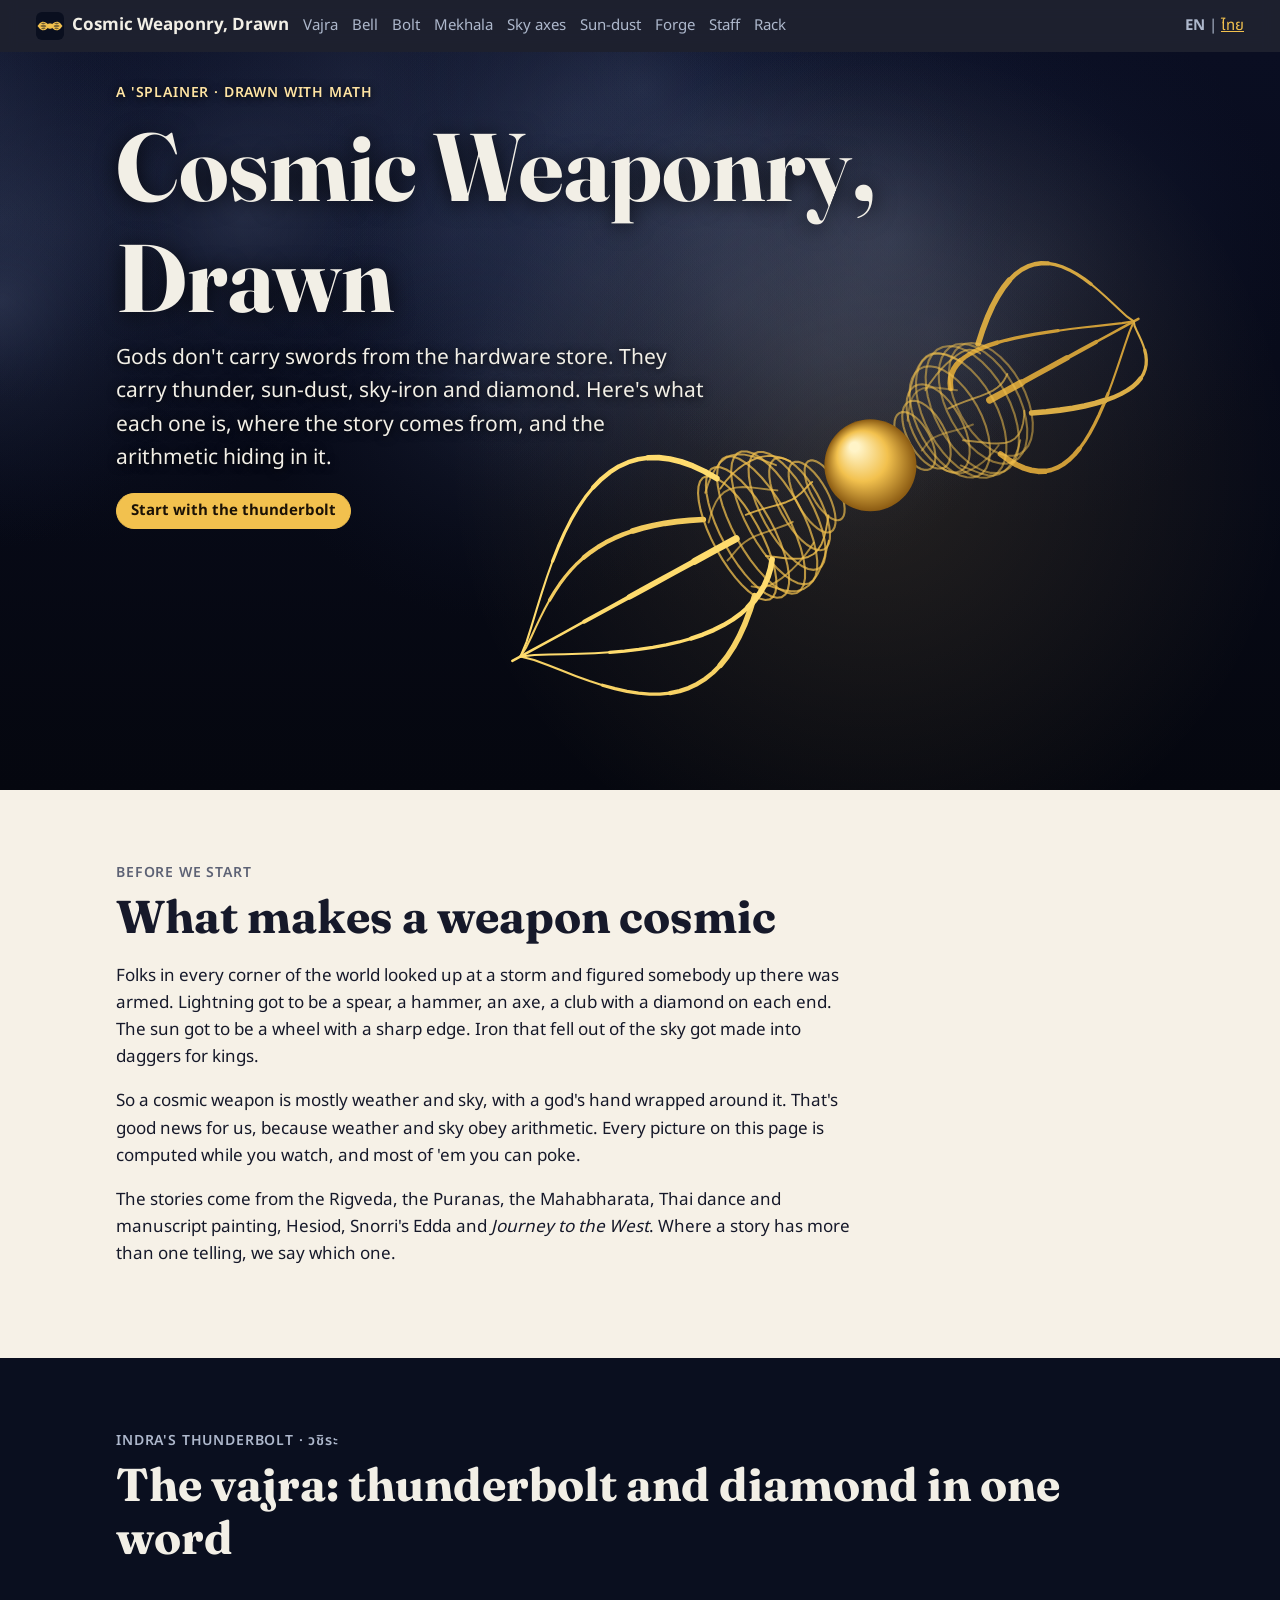
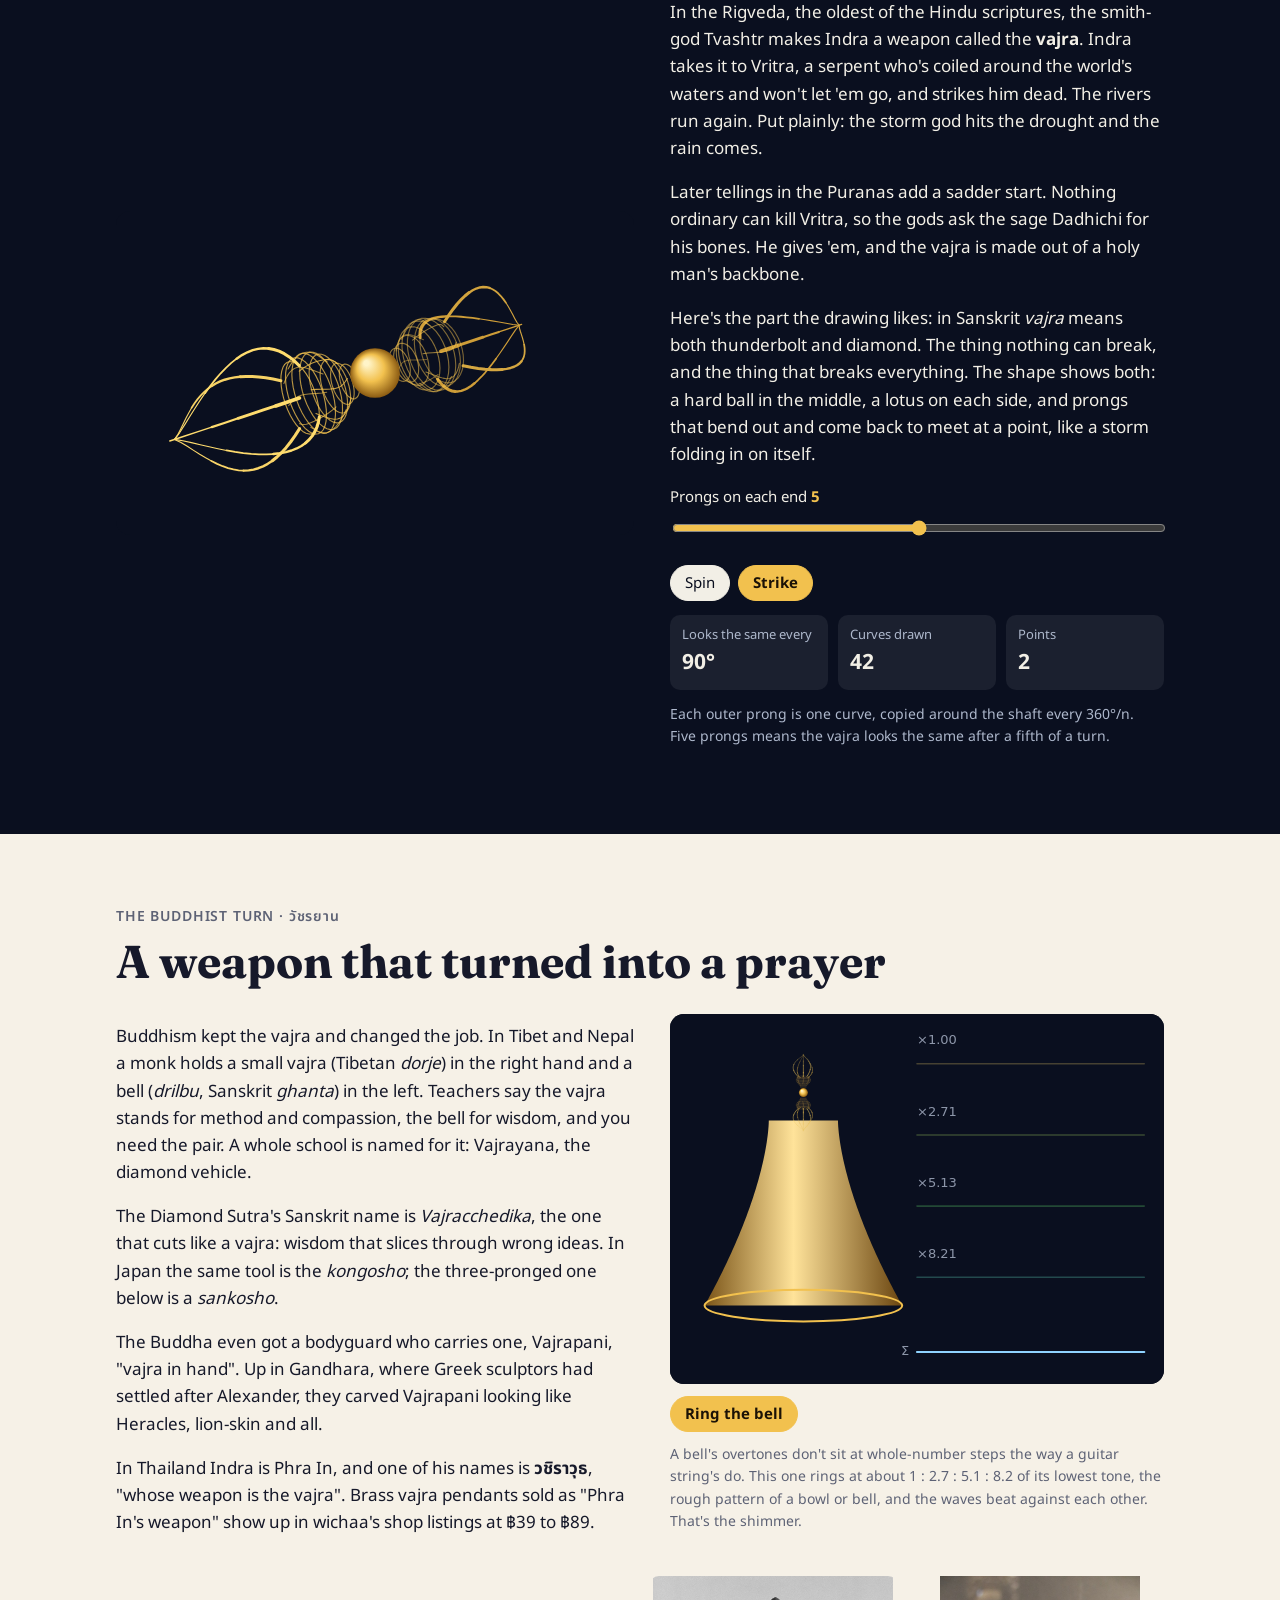
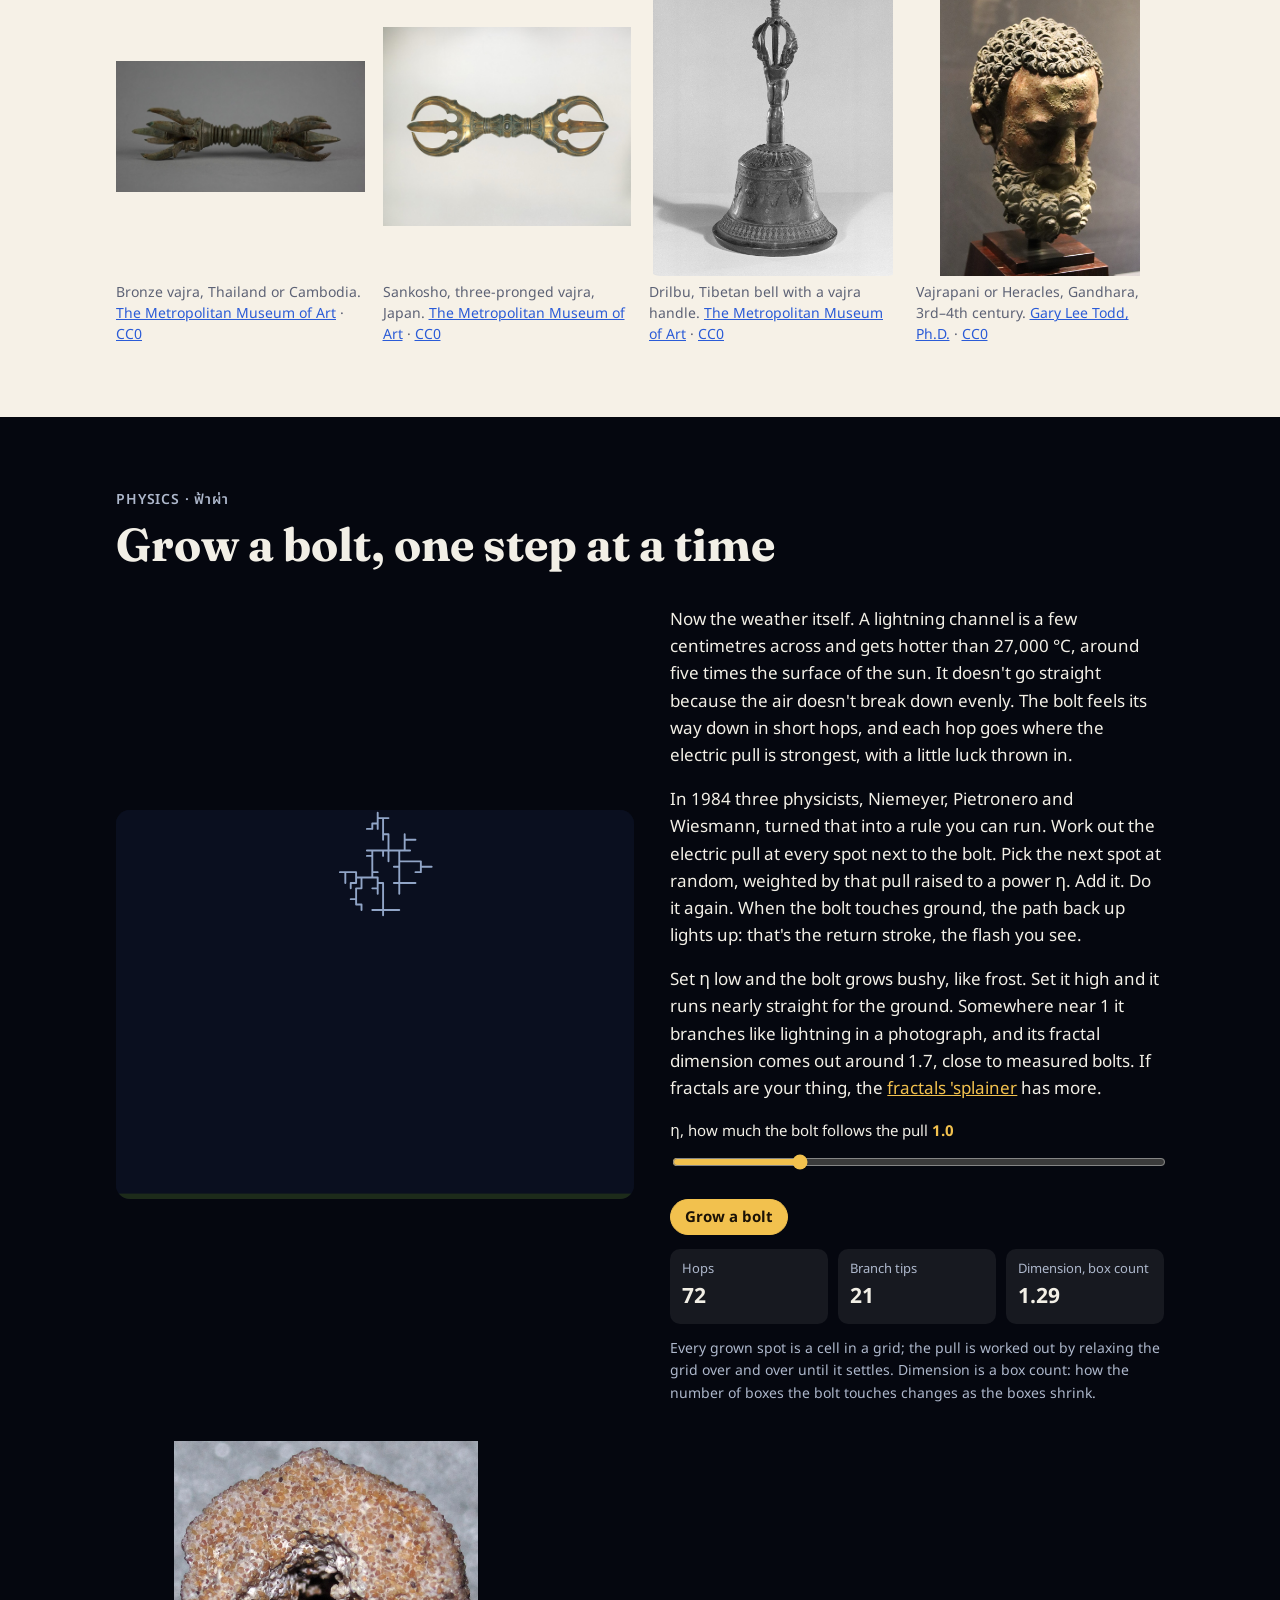
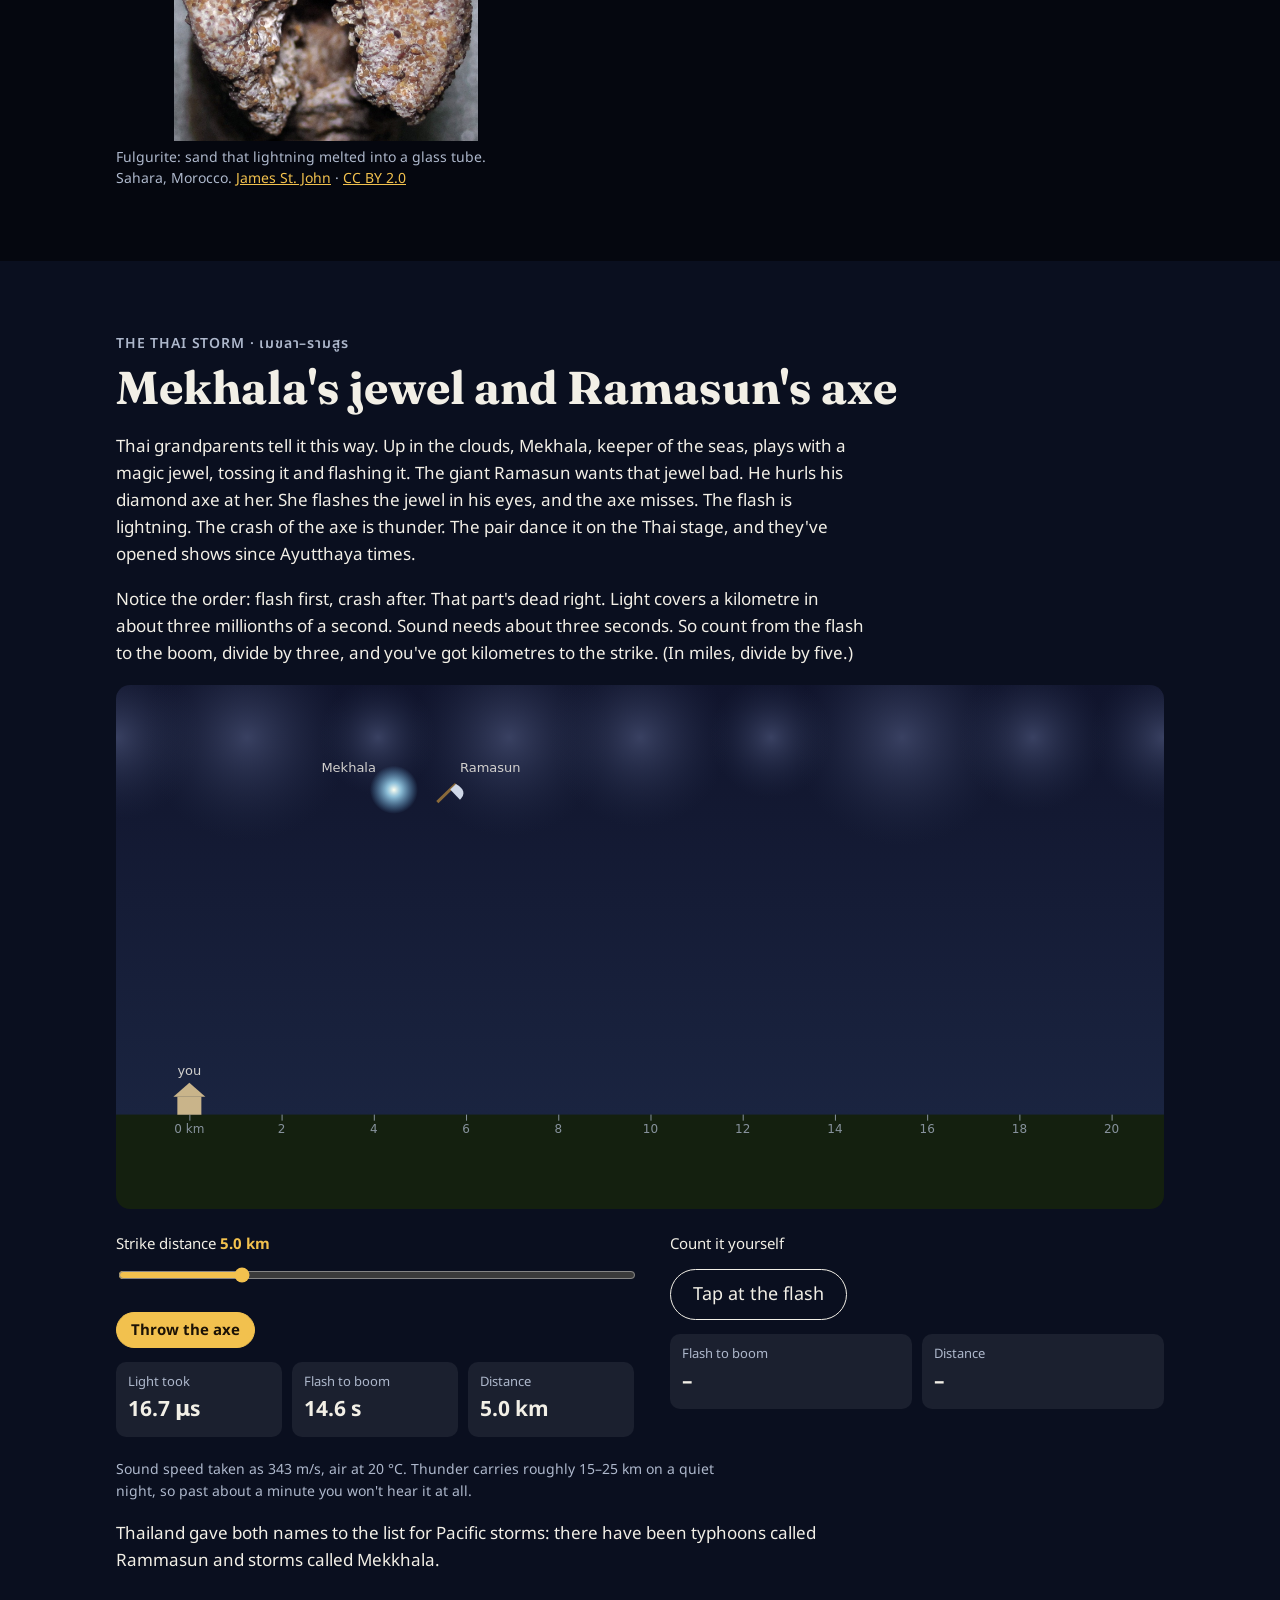
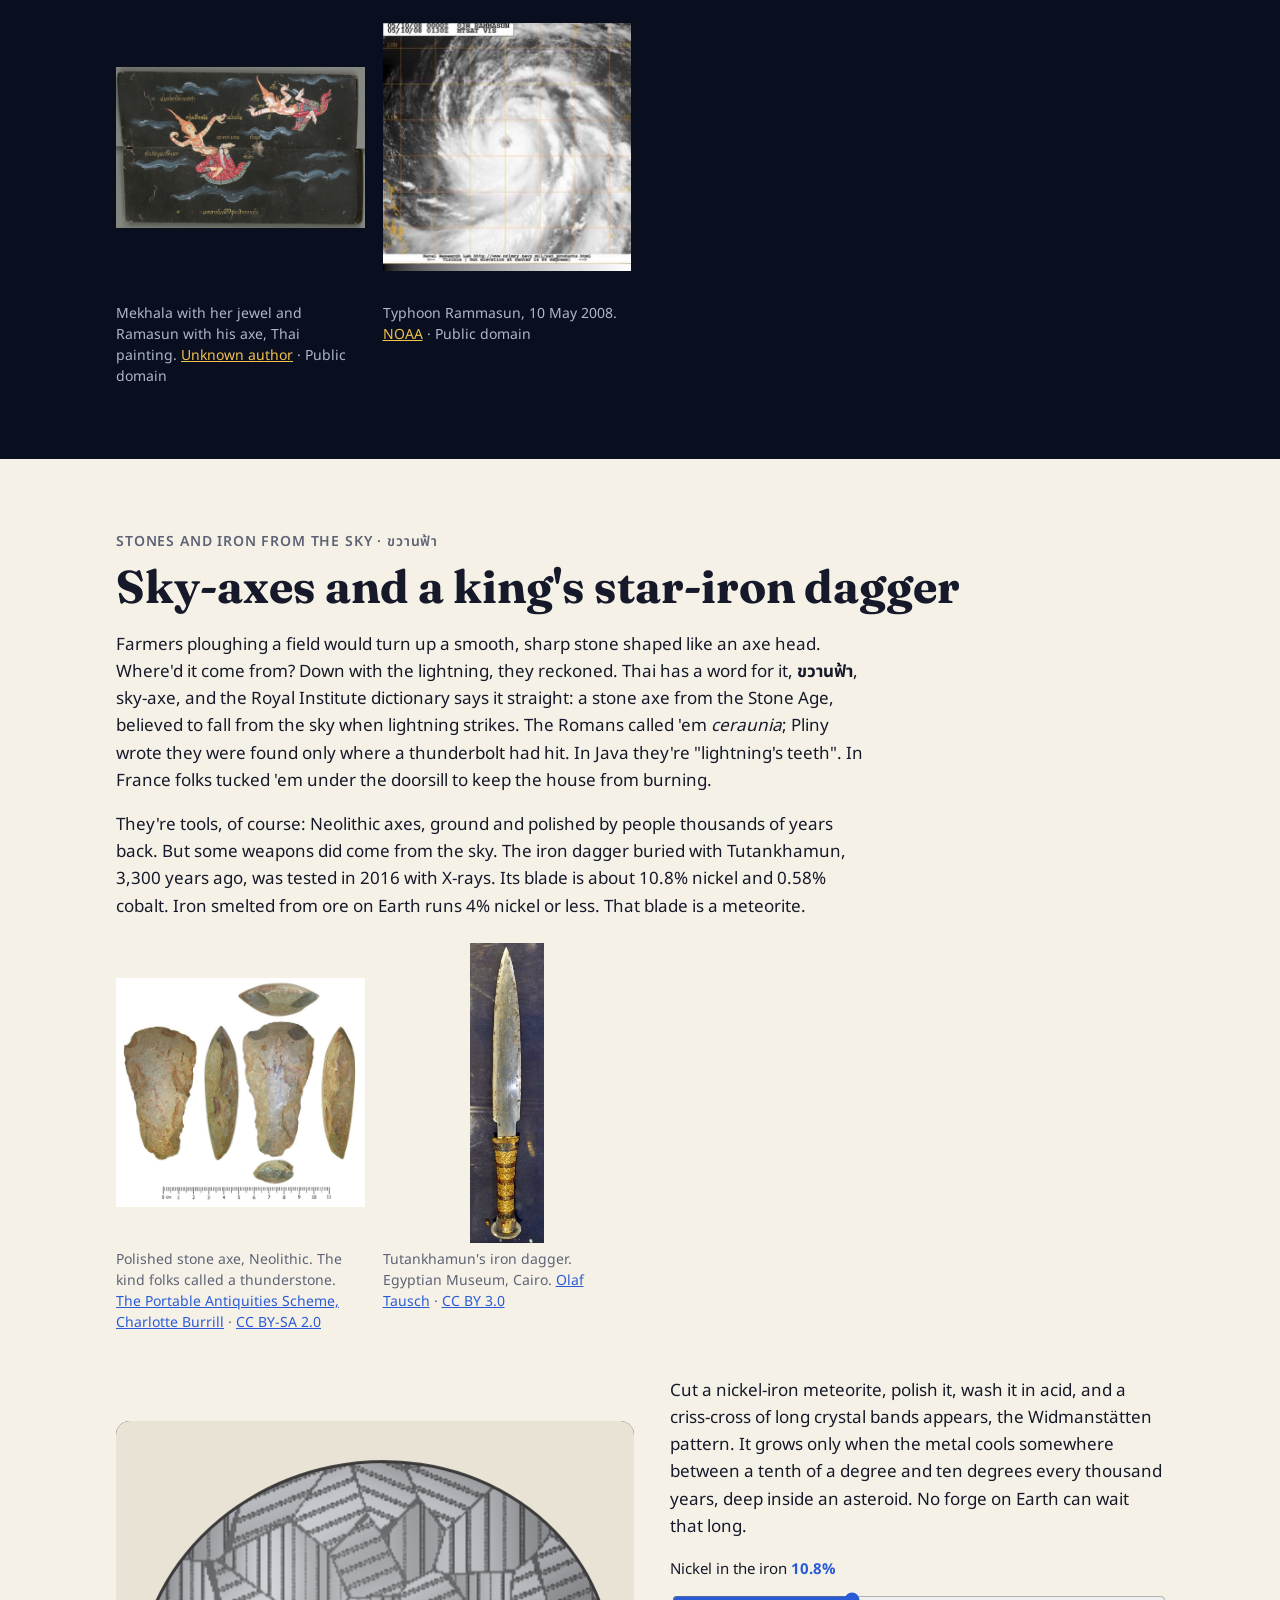
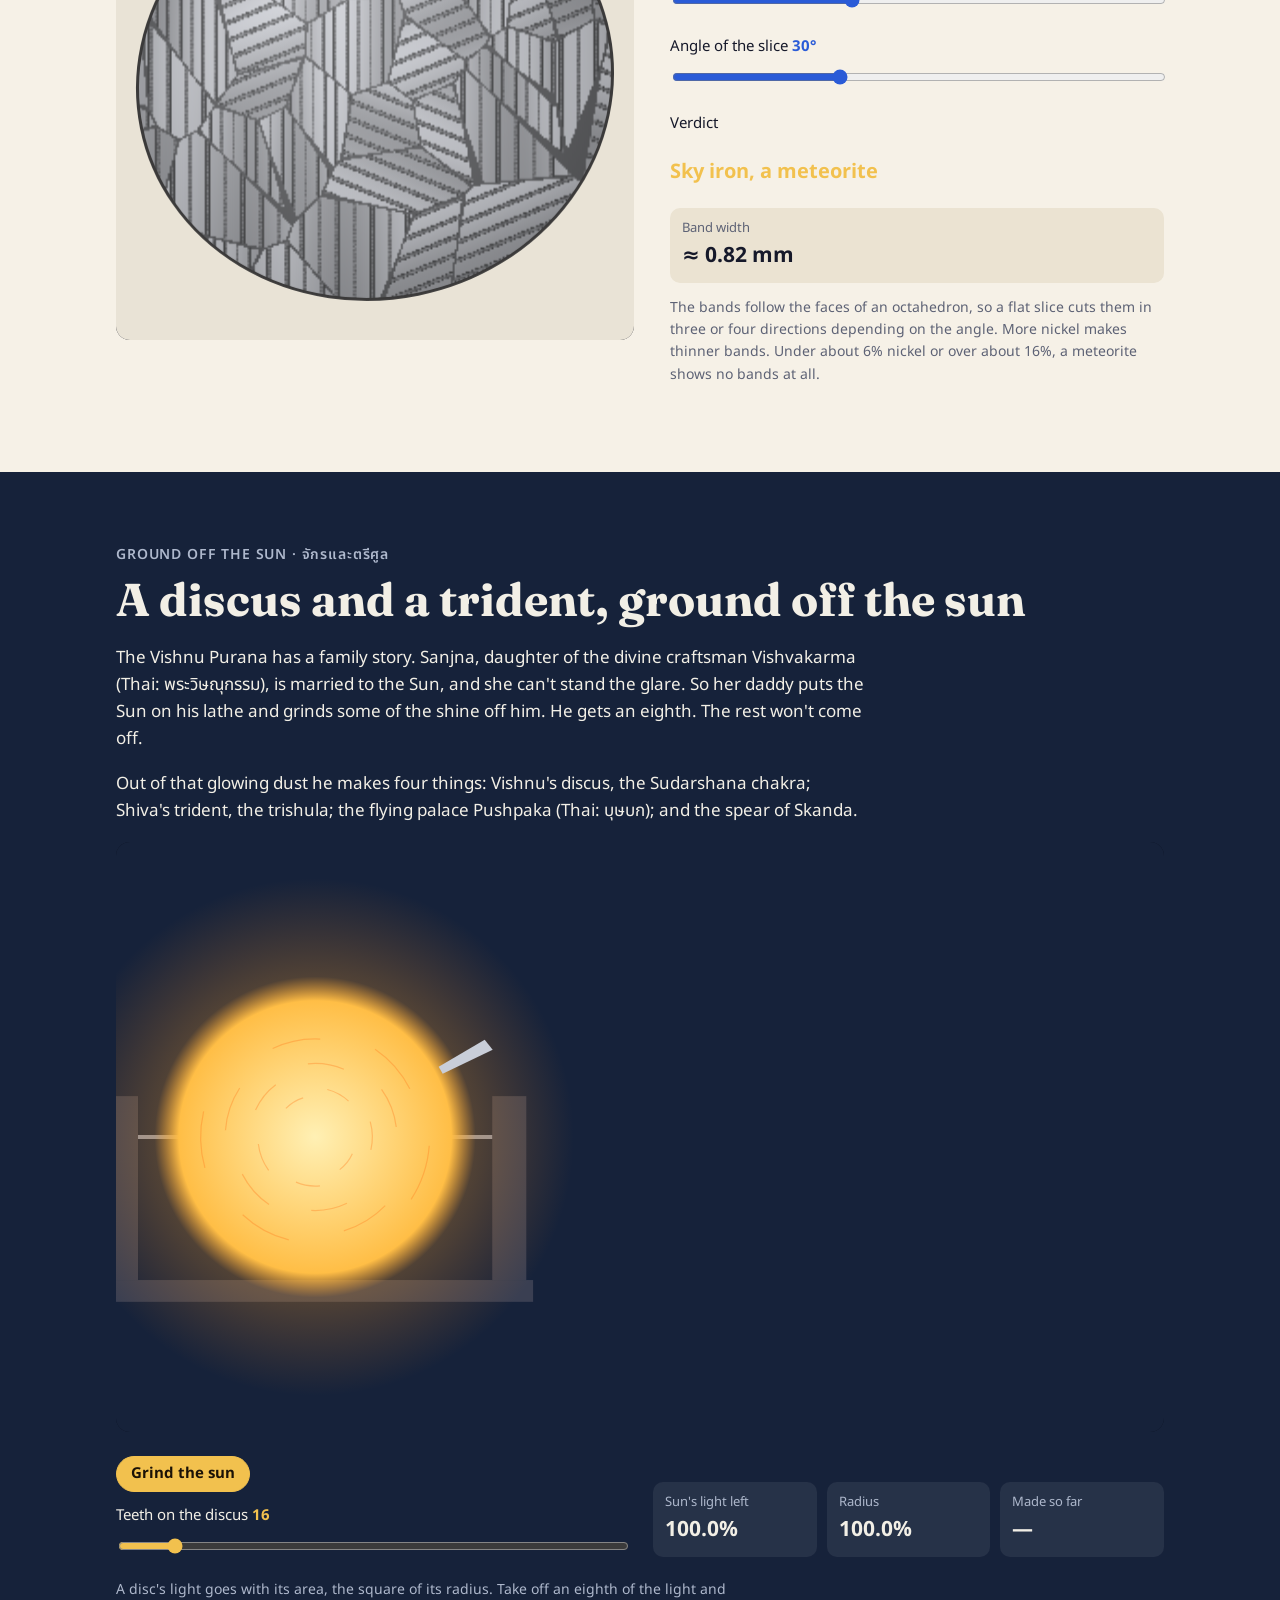
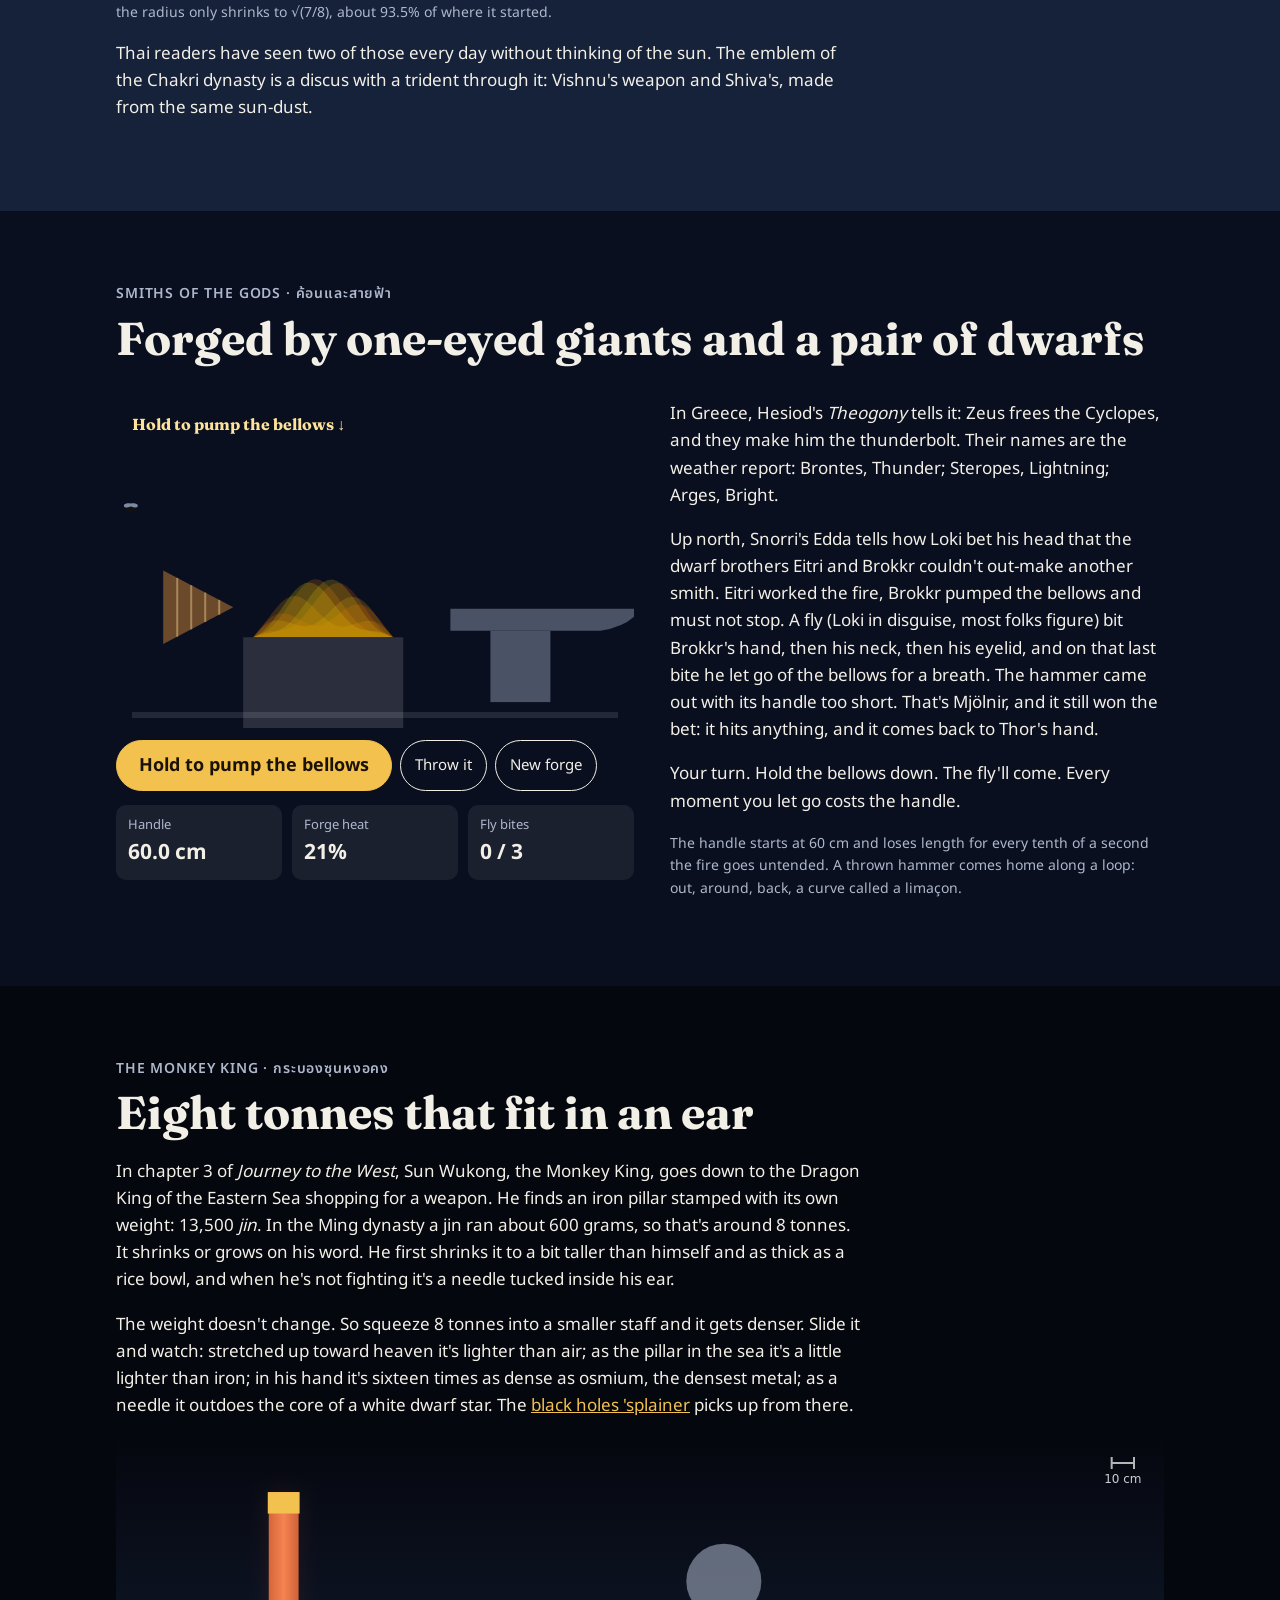
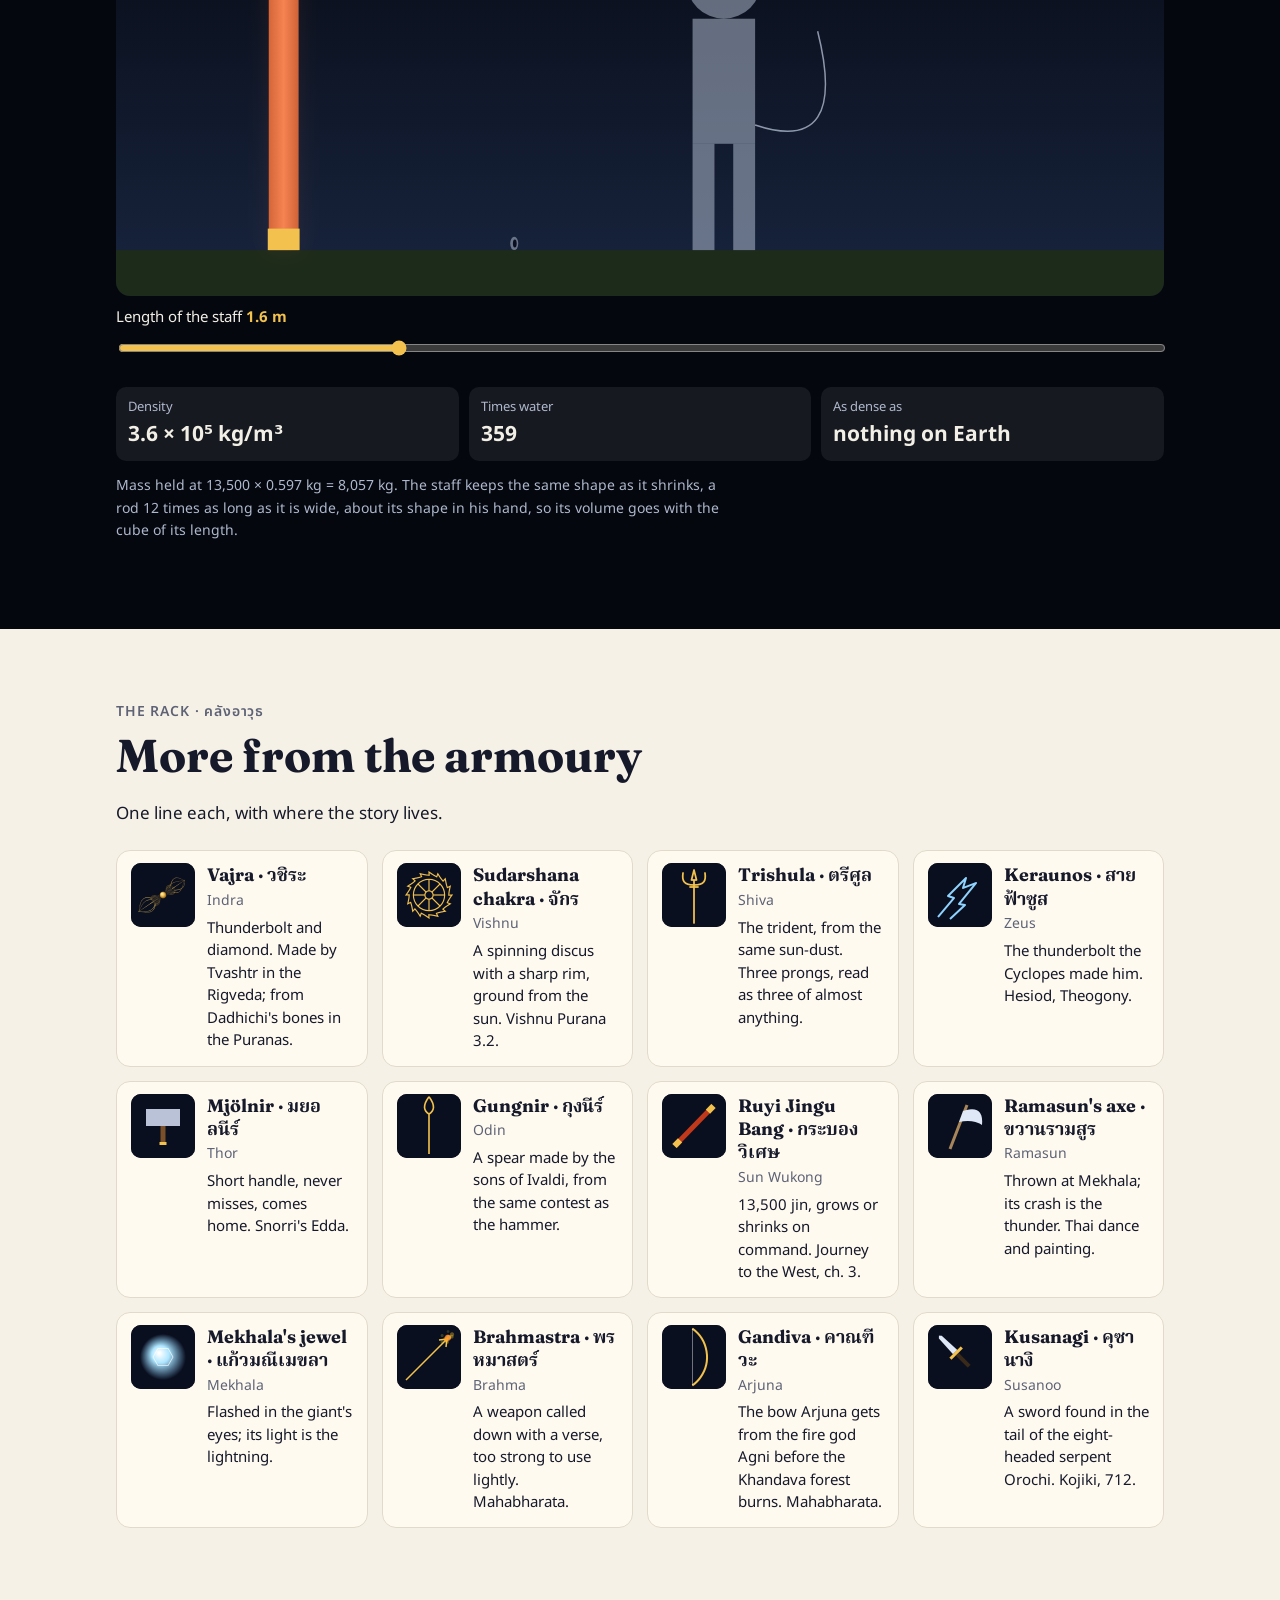
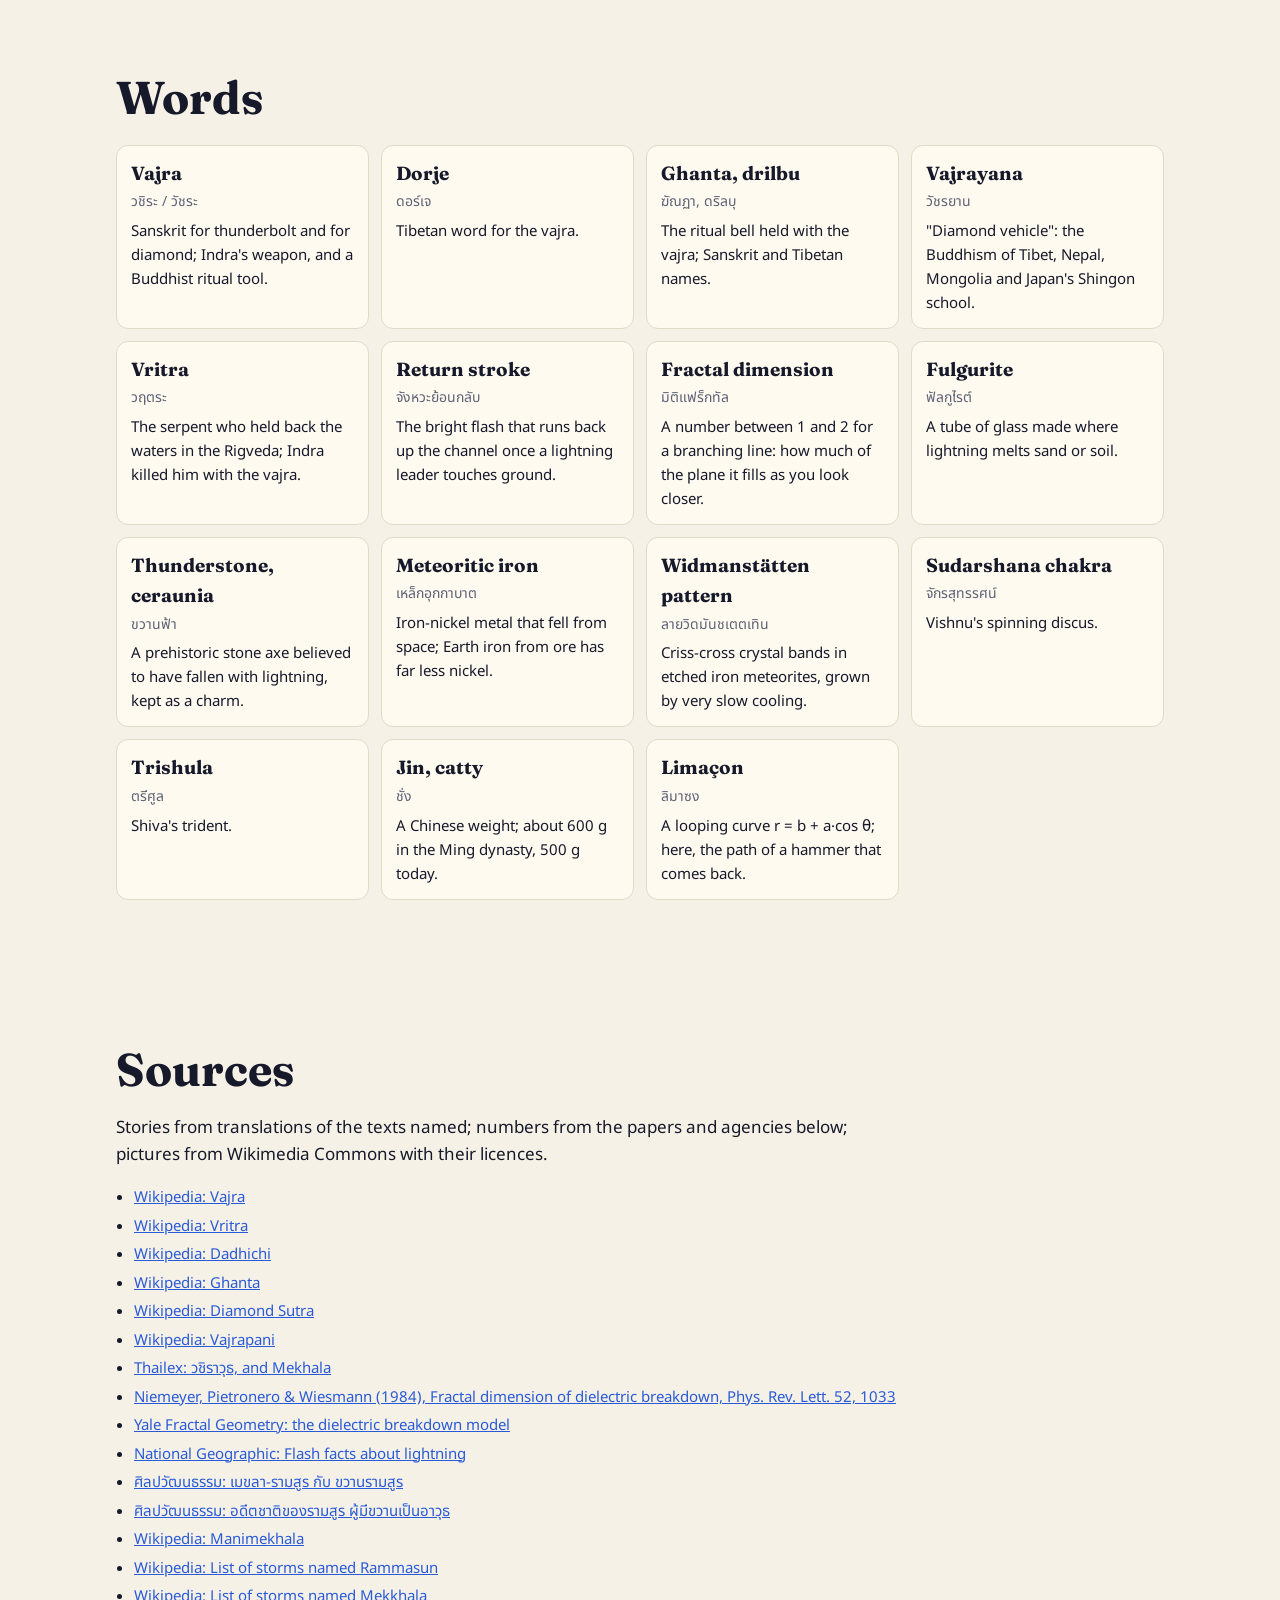
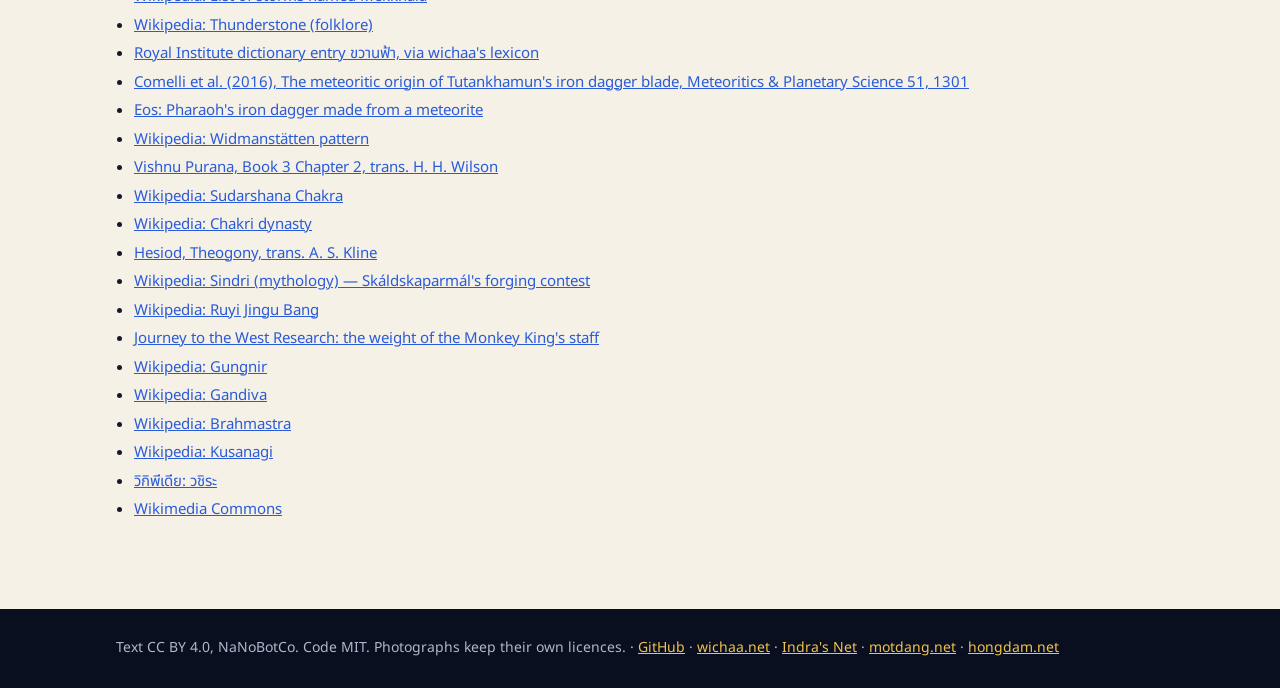
<file: docs/index.html>
<!doctype html><html lang="en" translate="no" class="notranslate"><head>
<meta charset="utf-8"><meta name="viewport" content="width=device-width,initial-scale=1">
<meta name="google" content="notranslate">
<script>if(/[.]translate[.]goog$/.test(location.hostname))location.replace("https://"+location.hostname.slice(0,-15).replace(/--/g,"~").replace(/-/g,".").replace(/~/g,"-")+location.pathname+location.search.replace(/([?&])_x_tr_[^&]*/g,"$1").replace(/[?&]+$/,"").replace(/[?]&+/,"?")+location.hash)</script>
<title>Cosmic Weaponry, Drawn · อาวุธเทพ วาดด้วยคณิต</title>
<meta name="description" content="A plain-spoken guide to the weapons of the gods, drawn live with math: Indra&#x27;s vajra, the Buddhist bell, lightning grown cell by cell, Mekhala and Ramasun, stone sky-axes and Tutankhamun&#x27;s meteorite dagger, the discus and trident ground off the sun, Thor&#x27;s short-handled hammer and the Monkey King&#x27;s staff. In English and Thai.">
<meta name="theme-color" content="#0a0f1f">
<link rel="canonical" href="https://nanobotco.github.io/cosmic-weaponry/">
<link rel="alternate" hreflang="en" href="https://nanobotco.github.io/cosmic-weaponry/"><link rel="alternate" hreflang="th" href="https://nanobotco.github.io/cosmic-weaponry/th/"><link rel="alternate" hreflang="x-default" href="https://nanobotco.github.io/cosmic-weaponry/">
<meta property="og:type" content="website"><meta property="og:site_name" content="Cosmic Weaponry, Drawn · อาวุธเทพ วาดด้วยคณิต">
<meta property="og:title" content="Cosmic Weaponry, Drawn"><meta property="og:description" content="A plain-spoken guide to the weapons of the gods, drawn live with math: Indra&#x27;s vajra, the Buddhist bell, lightning grown cell by cell, Mekhala and Ramasun, stone sky-axes and Tutankhamun&#x27;s meteorite dagger, the discus and trident ground off the sun, Thor&#x27;s short-handled hammer and the Monkey King&#x27;s staff. In English and Thai."><meta property="og:url" content="https://nanobotco.github.io/cosmic-weaponry/">
<meta property="og:image" content="https://nanobotco.github.io/cosmic-weaponry/card.jpg"><meta property="og:image:secure_url" content="https://nanobotco.github.io/cosmic-weaponry/card.jpg"><meta property="og:image:type" content="image/jpeg">
<meta property="og:image:width" content="1200"><meta property="og:image:height" content="630">
<meta property="og:image:alt" content="A five-pronged golden vajra spinning in a storm, with the title Cosmic Weaponry, Drawn">
<meta property="og:locale" content="en_US"><meta property="og:locale:alternate" content="th_TH">
<meta name="twitter:card" content="summary_large_image"><meta name="twitter:image" content="https://nanobotco.github.io/cosmic-weaponry/card.jpg">
<link rel="icon" href="icon.svg" type="image/svg+xml">
<link rel="alternate" type="text/plain" href="https://nanobotco.github.io/cosmic-weaponry/llms.txt" title="llms.txt">
<link rel="preconnect" href="https://fonts.googleapis.com"><link rel="preconnect" href="https://fonts.gstatic.com" crossorigin>
<link href="https://fonts.googleapis.com/css2?family=Fraunces:opsz,wght@9..144,600;9..144,700&family=Noto+Sans+Thai:wght@400;600;700&family=Noto+Serif+Thai:wght@600;700&display=swap" rel="stylesheet">
<script>if(/[?&]card/.test(location.search))document.documentElement.classList.add("card")</script>
<style>:root{--night:#0a0f1f;--rock:#16223a;--ink:#f2efe6;--dim:#aeb8cc;--lamp:#f2c14e;--coral:#ff7a5c;--teal:#8fd3ff;--paper:#f6f1e7;--text:#16192a;--mute:#5d6275;--rule:#e2dac8}
*{box-sizing:border-box}
html{scroll-behavior:smooth;-webkit-text-size-adjust:100%}
body{margin:0;background:var(--paper);color:var(--text);font:17px/1.6 "Noto Sans Thai",system-ui,-apple-system,"Segoe UI",sans-serif;overflow-x:hidden}
html[lang=th] body{font-size:18px;line-height:1.75}
a{color:#2a5bd7}
h1,h2,h3{font-family:Fraunces,"Noto Serif Thai",Georgia,serif;font-weight:700;line-height:1.15;margin:0 0 .4em}
html[lang=th] h1,html[lang=th] h2,html[lang=th] h3{font-family:"Noto Serif Thai",Fraunces,serif;line-height:1.35}
h2{font-size:clamp(28px,4.6vw,46px)}
.in{max-width:1080px;margin:0 auto;padding:0 16px}
.kick{font-size:14px;letter-spacing:.06em;text-transform:uppercase;color:var(--mute);margin:0 0 .5em;font-weight:600}
html[lang=th] .kick{text-transform:none;letter-spacing:0}
.sec{padding:72px 0}
.sec p{max-width:44em}
.dark,.night,.rock{color:var(--ink)}
.dark{background:var(--night)}
.night{background:#05070f}
.rock{background:var(--rock)}
.dark a,.night a,.rock a{color:var(--lamp)}
.dark .kick,.night .kick,.rock .kick{color:var(--dim)}
canvas{display:block;width:100%;touch-action:pan-y}
.cv{border-radius:14px;background:var(--night)}
.cv.sq{aspect-ratio:1/1}
.cv.tall{aspect-ratio:4/5}
.cv.wide{aspect-ratio:16/9}
.cv.big{aspect-ratio:16/10;max-height:78vh}
.cv.ll{aspect-ratio:4/3}
.cv.gen{aspect-ratio:2/1}
.cv.mk{aspect-ratio:1/1}
.cv.jw{aspect-ratio:1/1}
@media (max-width:720px){.cv.wide,.cv.big{aspect-ratio:4/3}}
.note{font-size:14px;color:var(--mute);margin-top:.6em}
.dark .note,.night .note,.rock .note{color:var(--dim)}
header.top{position:sticky;top:0;z-index:20;background:rgba(10,15,31,.92);backdrop-filter:blur(8px);-webkit-backdrop-filter:blur(8px);color:var(--ink);transition:transform .25s}
header.top .in{display:flex;align-items:center;gap:14px;min-height:52px;max-width:1240px}
.brand{display:flex;align-items:center;gap:8px;color:var(--ink);text-decoration:none;font-weight:700;white-space:nowrap}
header.top nav{display:flex;gap:14px;overflow-x:auto;scrollbar-width:none;flex:1;font-size:15px}
header.top nav::-webkit-scrollbar{display:none}
header.top nav a{color:var(--dim);text-decoration:none;white-space:nowrap;padding:6px 0}
header.top nav a:hover{color:var(--lamp)}
.lang{white-space:nowrap;font-size:15px;color:var(--dim)}
.lang a{color:var(--lamp)}
body.nav-away header.top{transform:translateY(-100%)}
@media (max-width:720px){.brand span{display:none}}
.hero{position:relative;background:#05070f;color:var(--ink);overflow:hidden}
.hero canvas{height:min(82vh,760px);min-height:480px}
.hero-t{position:absolute;left:0;right:0;top:0;padding:30px 16px 0;max-width:1080px;margin:0 auto;pointer-events:none}
.hero-t h1{font-size:clamp(42px,8vw,96px);margin:0;text-shadow:0 2px 22px rgba(0,0,0,.75)}
.hero-t .kick{color:#ffe4a3;text-shadow:0 1px 8px #000}
.hero-t .lede{font-size:clamp(17px,2.2vw,21px);max-width:28em;text-shadow:0 1px 10px #000;margin:.4em 0 0}
.hero-t .go{pointer-events:auto;margin-top:18px}
.hero-t .go a{text-decoration:none;display:inline-block}
.pill{font:inherit;font-size:15px;border:1.5px solid currentColor;background:transparent;color:inherit;border-radius:999px;padding:6px 14px;cursor:pointer;min-height:36px;line-height:1.4}
.pill.hot{background:var(--lamp);color:#1b1206;border-color:var(--lamp);font-weight:700}
.pill[aria-pressed=true]{background:var(--ink);color:var(--night);border-color:var(--ink)}
.sec:not(.dark):not(.night):not(.rock) .pill[aria-pressed=true]{background:var(--text);color:var(--paper);border-color:var(--text)}
.btns{display:flex;flex-wrap:wrap;gap:8px;margin:12px 0}
.seg{display:flex;flex-wrap:wrap;gap:6px;margin:8px 0 12px}
.seg .pill{font-size:14px;padding:5px 12px;min-height:34px}
.two{display:grid;grid-template-columns:1.05fr 1fr;gap:36px;align-items:center}
@media (max-width:860px){.two{grid-template-columns:1fr}}
.ctl4{display:grid;grid-template-columns:repeat(auto-fit,minmax(200px,1fr));gap:4px 22px;margin-top:10px}
.ctl2{display:grid;grid-template-columns:repeat(auto-fit,minmax(260px,1fr));gap:4px 26px;align-items:end}
.jgrid{display:grid;grid-template-columns:minmax(0,1fr) minmax(0,2fr);gap:28px;margin-top:18px;align-items:start}
.mgrid{display:grid;grid-template-columns:minmax(0,1fr) minmax(0,1.3fr);gap:28px;margin-top:18px;align-items:start}
@media (max-width:860px){.jgrid,.mgrid{grid-template-columns:1fr}}
.stage{position:relative}
.stage .ov{position:absolute;inset:0;width:100%;height:100%;pointer-events:none}
#mandelcv{touch-action:none;cursor:grab}
#pickcv{touch-action:none;cursor:crosshair}
#gencv{touch-action:none;cursor:pointer}
#chaoscv{cursor:crosshair}
.zb{position:absolute;right:12px;top:12px;display:flex;flex-direction:column;gap:6px}
.zb .pill{background:rgba(5,4,15,.7);color:var(--ink);font-size:20px;width:42px;height:42px;padding:0}
.readout{display:grid;grid-template-columns:repeat(auto-fit,minmax(130px,1fr));gap:10px;margin:14px 0}
.readout div{background:rgba(255,255,255,.07);border-radius:10px;padding:10px 12px;min-width:0}
.sec:not(.dark):not(.night):not(.rock) .readout div{background:#ebe3d2}
.readout span{display:block;font-size:13px;color:var(--dim)}
.sec:not(.dark):not(.night):not(.rock) .readout span{color:var(--mute)}
.readout b{font-size:21px;font-variant-numeric:tabular-nums;overflow-wrap:anywhere}
input[type=range]{width:100%;accent-color:var(--lamp);min-height:32px}
.sec:not(.dark):not(.night):not(.rock) input[type=range]{accent-color:#2a5bd7}
label.lab,p.lab{display:block;font-size:15px;margin:10px 0 0}
label.lab b{font-variant-numeric:tabular-nums;color:var(--lamp)}
.sec:not(.dark):not(.night):not(.rock) label.lab b{color:#2a5bd7}
.creases{font-size:15px;overflow-wrap:anywhere;font-variant-numeric:tabular-nums}
.creases span{color:var(--mute)}
.creases b{letter-spacing:.12em;font-weight:600}
.ph{display:grid;grid-template-columns:repeat(auto-fit,minmax(280px,1fr));gap:18px;margin-top:22px}
.ph figure{margin:0}
.ph img{width:100%;height:auto;aspect-ratio:4/5;object-fit:cover;border-radius:10px;display:block;background:#ddd}
.ph figcaption{font-size:14px;color:var(--mute);margin-top:6px;line-height:1.5}
.tl{list-style:none;padding:0;margin:20px 0 0;display:grid;gap:10px}
.tl li{display:grid;grid-template-columns:4.2em 1fr;gap:14px;align-items:baseline;border-top:1px solid rgba(255,255,255,.12);padding-top:10px}
.tl b{font-family:Fraunces,Georgia,serif;font-size:24px;color:var(--lamp)}
.glos{display:grid;grid-template-columns:repeat(auto-fill,minmax(250px,1fr));gap:12px;margin-top:20px}
.glos div{background:#fffaf0;border:1px solid var(--rule);border-radius:12px;padding:12px 14px}
.glos b{display:block;font-size:19px;font-family:Fraunces,"Noto Serif Thai",serif}
.glos i{font-style:normal;color:var(--mute);font-size:14px}
.glos p{margin:.3em 0 0;font-size:15px}
.src{font-size:15px;padding-left:1.2em}
.src li{margin:.3em 0}
footer.bot{background:var(--night);color:var(--dim);padding:28px 0;font-size:14px}
footer.bot a{color:var(--lamp)}
.cardline{display:none;font-size:24px;color:#ffe4a3;margin-top:16px;text-shadow:0 1px 8px #000}
.cardline span{font-size:19px;color:var(--lamp)}
html.card header.top,html.card main>section:not(.hero),html.card footer,html.card .go,html.card .lede{display:none}
html.card .hero canvas{height:100vh;min-height:0}
html.card .hero-t{padding-top:52px;padding-left:60px;max-width:none}
html.card .hero-t h1{font-size:104px}
html.card .cardline{display:block}
@media (prefers-reduced-motion:reduce){html{scroll-behavior:auto}}
.ph.four{grid-template-columns:repeat(auto-fit,minmax(220px,1fr))}
.ph img.nat{aspect-ratio:auto;object-fit:contain;background:#e9e3d6}
.dark .ph figcaption,.night .ph figcaption,.rock .ph figcaption{color:var(--dim)}
.cv.vj{aspect-ratio:16/10}
.cv.bolt{aspect-ratio:4/3}
.cv.mek{aspect-ratio:16/8}
.cv.wid{aspect-ratio:1/1}
.cv.sun{aspect-ratio:16/9}
.cv.forge{aspect-ratio:16/10}
.cv.staff{aspect-ratio:16/7}
.cv.bell{aspect-ratio:4/3}
@media (max-width:720px){.cv.mek,.cv.staff{aspect-ratio:4/3}}
#forgecv,#boltcv,#suncv,#vjcv,#bellcv{touch-action:none}
.tapbig{font-size:18px;padding:12px 22px;min-height:48px}
#fpump{user-select:none;-webkit-user-select:none;touch-action:none}
.rack{display:grid;grid-template-columns:repeat(auto-fill,minmax(250px,1fr));gap:14px;margin-top:22px}
.rack div{background:#fffaf0;border:1px solid var(--rule);border-radius:14px;padding:12px 14px;display:grid;grid-template-columns:64px 1fr;gap:12px;align-items:start}
.rack canvas{width:64px;height:64px;border-radius:10px;background:var(--night)}
.rack b{display:block;font-family:Fraunces,"Noto Serif Thai",serif;font-size:18px;line-height:1.3}
.rack i{font-style:normal;color:var(--mute);font-size:14px}
.rack p{margin:.25em 0 0;font-size:15px;line-height:1.5}
.verdict{font-size:20px;font-weight:700;color:var(--lamp)}
.ph img.nat{height:300px;width:100%;object-fit:contain;aspect-ratio:auto;background:transparent}
.ph{grid-template-columns:repeat(auto-fill,minmax(230px,1fr))}
.ph.one{max-width:420px}
</style>
</head><body>
<header class="top"><div class="in"><a class="brand" href="#top"><img src="icon.svg" width="28" height="28" alt=""><span>Cosmic Weaponry, Drawn</span></a>
<nav aria-label="Sections"><a href="#vajra">Vajra</a><a href="#bell">Bell</a><a href="#bolt">Bolt</a><a href="#mekhala">Mekhala</a><a href="#skyaxe">Sky axes</a><a href="#sun">Sun-dust</a><a href="#forge">Forge</a><a href="#staff">Staff</a><a href="#rack">Rack</a></nav>
<span class="lang"><b>EN</b> | <a href="th/" hreflang="th">ไทย</a></span></div></header>
<main><section id="top" class="hero"><canvas id="scene" role="img" aria-label="A golden five-pronged vajra turning slowly while lightning strikes behind it"></canvas>
<div class="hero-t"><p class="kick">A &#x27;splainer · drawn with math</p><h1>Cosmic Weaponry, Drawn</h1><p class="lede">Gods don&#x27;t carry swords from the hardware store. They carry thunder, sun-dust, sky-iron and diamond. Here&#x27;s what each one is, where the story comes from, and the arithmetic hiding in it.</p>
<p class="go"><a class="pill hot" href="#vajra">Start with the thunderbolt</a></p>
<p class="cardline">อาวุธเทพ วาดด้วยคณิต · vajras, bolts, sky-axes and sun-dust<br><span>nanobotco.github.io/cosmic-weaponry</span></p></div></section>
<section id="what" class="sec "><div class="in"><p class=kick>Before we start</p><h2>What makes a weapon cosmic</h2><p>Folks in every corner of the world looked up at a storm and figured somebody up there was armed. Lightning got to be a spear, a hammer, an axe, a club with a diamond on each end. The sun got to be a wheel with a sharp edge. Iron that fell out of the sky got made into daggers for kings.</p><p>So a cosmic weapon is mostly weather and sky, with a god's hand wrapped around it. That's good news for us, because weather and sky obey arithmetic. Every picture on this page is computed while you watch, and most of 'em you can poke.</p><p>The stories come from the Rigveda, the Puranas, the Mahabharata, Thai dance and manuscript painting, Hesiod, Snorri's Edda and <i>Journey to the West</i>. Where a story has more than one telling, we say which one.</p></div></section>
<section id="vajra" class="sec dark"><div class="in"><p class=kick>Indra&#x27;s thunderbolt · วชิระ</p><h2>The vajra: thunderbolt and diamond in one word</h2><div class="two"><div><canvas id="vjcv" class="cv vj" role="img" aria-label="The vajra: thunderbolt and diamond in one word"></canvas></div>
<div><p>In the Rigveda, the oldest of the Hindu scriptures, the smith-god Tvashtr makes Indra a weapon called the <b>vajra</b>. Indra takes it to Vritra, a serpent who's coiled around the world's waters and won't let 'em go, and strikes him dead. The rivers run again. Put plainly: the storm god hits the drought and the rain comes.</p><p>Later tellings in the Puranas add a sadder start. Nothing ordinary can kill Vritra, so the gods ask the sage Dadhichi for his bones. He gives 'em, and the vajra is made out of a holy man's backbone.</p><p>Here's the part the drawing likes: in Sanskrit <i>vajra</i> means both thunderbolt and diamond. The thing nothing can break, and the thing that breaks everything. The shape shows both: a hard ball in the middle, a lotus on each side, and prongs that bend out and come back to meet at a point, like a storm folding in on itself.</p><label class="lab" for="vprong">Prongs on each end <b id="vprongv"></b></label><input id="vprong" type="range" min="1" max="9" step="1" value="5">
<div class="btns"><button id="vspin" class="pill" type="button" aria-pressed="true">Spin</button><button id="vstrike" class="pill hot" type="button">Strike</button></div>
<div class="readout"><div><span>Looks the same every</span><b id="vsym">–</b></div><div><span>Curves drawn</span><b id="vcurves">–</b></div><div><span>Points</span><b id="vends">–</b></div></div><p class="note">Each outer prong is one curve, copied around the shaft every 360°/n. Five prongs means the vajra looks the same after a fifth of a turn.</p></div></div></div></section>
<section id="bell" class="sec "><div class="in"><p class=kick>The Buddhist turn · วัชรยาน</p><h2>A weapon that turned into a prayer</h2><div class="two"><div><p>Buddhism kept the vajra and changed the job. In Tibet and Nepal a monk holds a small vajra (Tibetan <i>dorje</i>) in the right hand and a bell (<i>drilbu</i>, Sanskrit <i>ghanta</i>) in the left. Teachers say the vajra stands for method and compassion, the bell for wisdom, and you need the pair. A whole school is named for it: Vajrayana, the diamond vehicle.</p><p>The Diamond Sutra's Sanskrit name is <i>Vajracchedika</i>, the one that cuts like a vajra: wisdom that slices through wrong ideas. In Japan the same tool is the <i>kongosho</i>; the three-pronged one below is a <i>sankosho</i>.</p><p>The Buddha even got a bodyguard who carries one, Vajrapani, "vajra in hand". Up in Gandhara, where Greek sculptors had settled after Alexander, they carved Vajrapani looking like Heracles, lion-skin and all.</p><p>In Thailand Indra is Phra In, and one of his names is <b>วชิราวุธ</b>, "whose weapon is the vajra". Brass vajra pendants sold as "Phra In's weapon" show up in wichaa's shop listings at ฿39 to ฿89.</p></div>
<div><canvas id="bellcv" class="cv bell" role="img" aria-label="Ring the bell"></canvas>
<div class="btns"><button id="bring" class="pill hot" type="button">Ring the bell</button></div><p class="note">A bell's overtones don't sit at whole-number steps the way a guitar string's do. This one rings at about 1 : 2.7 : 5.1 : 8.2 of its lowest tone, the rough pattern of a bowl or bell, and the waves beat against each other. That's the shimmer.</p></div></div>
<div class="ph four"><figure><img class="nat" loading="lazy" src="img/vajra.jpg" width="1100" height="581" alt="Bronze vajra, Thailand or Cambodia."><figcaption>Bronze vajra, Thailand or Cambodia. <a href="https://commons.wikimedia.org/wiki/File%3AMET_1992_150_1_S1.jpg">The Metropolitan Museum of Art</a> · <a href="http://creativecommons.org/publicdomain/zero/1.0/deed.en">CC0</a></figcaption></figure><figure><img class="nat" loading="lazy" src="img/sankosho.jpg" width="1100" height="880" alt="Sankosho, three-pronged vajra, Japan."><figcaption>Sankosho, three-pronged vajra, Japan. <a href="https://commons.wikimedia.org/wiki/File%3A%E4%B8%89%E9%88%B7%E6%9D%B5-Three-Pronged_Vajra_Ritual_Implement_%28Sankosho%29_MET_DT5689.jpg">The Metropolitan Museum of Art</a> · <a href="http://creativecommons.org/publicdomain/zero/1.0/deed.en">CC0</a></figcaption></figure><figure><img class="nat" loading="lazy" src="img/bell.jpg" width="880" height="1100" alt="Drilbu, Tibetan bell with a vajra handle."><figcaption>Drilbu, Tibetan bell with a vajra handle. <a href="https://commons.wikimedia.org/wiki/File%3ADril-bu_MET_202429.jpg">The Metropolitan Museum of Art</a> · <a href="http://creativecommons.org/publicdomain/zero/1.0/deed.en">CC0</a></figcaption></figure><figure><img class="nat" loading="lazy" src="img/vajrapani.jpg" width="733" height="1100" alt="Vajrapani or Heracles, Gandhara, 3rd–4th century."><figcaption>Vajrapani or Heracles, Gandhara, 3rd–4th century. <a href="https://commons.wikimedia.org/wiki/File%3AVajrapani_or_Heracles%2C_3rd-4th_Cent._AD.jpg">Gary Lee Todd, Ph.D.</a> · <a href="http://creativecommons.org/publicdomain/zero/1.0/deed.en">CC0</a></figcaption></figure></div></div></section>
<section id="bolt" class="sec night"><div class="in"><p class=kick>Physics · ฟ้าผ่า</p><h2>Grow a bolt, one step at a time</h2><div class="two"><div><canvas id="boltcv" class="cv bolt" role="img" aria-label="Grow a bolt, one step at a time"></canvas></div>
<div><p>Now the weather itself. A lightning channel is a few centimetres across and gets hotter than 27,000 °C, around five times the surface of the sun. It doesn't go straight because the air doesn't break down evenly. The bolt feels its way down in short hops, and each hop goes where the electric pull is strongest, with a little luck thrown in.</p><p>In 1984 three physicists, Niemeyer, Pietronero and Wiesmann, turned that into a rule you can run. Work out the electric pull at every spot next to the bolt. Pick the next spot at random, weighted by that pull raised to a power η. Add it. Do it again. When the bolt touches ground, the path back up lights up: that's the return stroke, the flash you see.</p><p>Set η low and the bolt grows bushy, like frost. Set it high and it runs nearly straight for the ground. Somewhere near 1 it branches like lightning in a photograph, and its fractal dimension comes out around 1.7, close to measured bolts. If fractals are your thing, the <a href="https://nanobotco.github.io/fractals/">fractals 'splainer</a> has more.</p><label class="lab" for="leta">η, how much the bolt follows the pull <b id="letav"></b></label><input id="leta" type="range" min="0" max="4" step="0.1" value="1">
<div class="btns"><button id="lgrow" class="pill hot" type="button">Grow a bolt</button></div>
<div class="readout"><div><span>Hops</span><b id="lsteps">–</b></div><div><span>Branch tips</span><b id="ltips">–</b></div><div><span>Dimension, box count</span><b id="ldim">–</b></div></div><p class="note">Every grown spot is a cell in a grid; the pull is worked out by relaxing the grid over and over until it settles. Dimension is a box count: how the number of boxes the bolt touches changes as the boxes shrink.</p></div></div>
<div class="ph one"><figure><img class="nat" loading="lazy" src="img/fulgurite.jpg" width="1100" height="1083" alt="Fulgurite: sand that lightning melted into a glass tube. Sahara, Morocco."><figcaption>Fulgurite: sand that lightning melted into a glass tube. Sahara, Morocco. <a href="https://commons.wikimedia.org/wiki/File%3AFulgurite_%28Sahara_Dune_Field%2C_Morocco%29_6.jpg">James St. John</a> · <a href="https://creativecommons.org/licenses/by/2.0">CC BY 2.0</a></figcaption></figure></div></div></section>
<section id="mekhala" class="sec dark"><div class="in"><p class=kick>The Thai storm · เมขลา–รามสูร</p><h2>Mekhala&#x27;s jewel and Ramasun&#x27;s axe</h2><p>Thai grandparents tell it this way. Up in the clouds, Mekhala, keeper of the seas, plays with a magic jewel, tossing it and flashing it. The giant Ramasun wants that jewel bad. He hurls his diamond axe at her. She flashes the jewel in his eyes, and the axe misses. The flash is lightning. The crash of the axe is thunder. The pair dance it on the Thai stage, and they've opened shows since Ayutthaya times.</p><p>Notice the order: flash first, crash after. That part's dead right. Light covers a kilometre in about three millionths of a second. Sound needs about three seconds. So count from the flash to the boom, divide by three, and you've got kilometres to the strike. (In miles, divide by five.)</p>
<canvas id="mekcv" class="cv mek" role="img" aria-label="Mekhala&#x27;s jewel and Ramasun&#x27;s axe"></canvas>
<div class="two" style="margin-top:14px;align-items:start"><div><label class="lab" for="mdist">Strike distance <b id="mdistv"></b></label><input id="mdist" type="range" min="0.5" max="20" step="0.1" value="5">
<div class="btns"><button id="mflash" class="pill hot" type="button">Throw the axe</button></div>
<div class="readout"><div><span>Light took</span><b id="mlight">–</b></div><div><span>Flash to boom</span><b id="mdelay">–</b></div><div><span>Distance</span><b id="mkm">–</b></div></div></div>
<div><p class="lab">Count it yourself</p><div class="btns"><button id="mtap" class="pill tapbig" type="button">Tap at the flash</button></div><div class="readout"><div><span>Flash to boom</span><b id="mtd">–</b></div><div><span>Distance</span><b id="mtk">–</b></div></div></div></div>
<p class="note">Sound speed taken as 343 m/s, air at 20 °C. Thunder carries roughly 15–25 km on a quiet night, so past about a minute you won't hear it at all.</p><p>Thailand gave both names to the list for Pacific storms: there have been typhoons called Rammasun and storms called Mekkhala.</p>
<div class="ph"><figure><img class="nat" loading="lazy" src="img/mekhala.jpg" width="1100" height="714" alt="Mekhala with her jewel and Ramasun with his axe, Thai painting."><figcaption>Mekhala with her jewel and Ramasun with his axe, Thai painting. <a href="https://commons.wikimedia.org/wiki/File%3AMekkala_and_Ramasura.png">Unknown author</a> · Public domain</figcaption></figure><figure><img class="nat" loading="lazy" src="img/rammasun.jpg" width="500" height="500" alt="Typhoon Rammasun, 10 May 2008."><figcaption>Typhoon Rammasun, 10 May 2008. <a href="https://commons.wikimedia.org/wiki/File%3ARammasun_0000_10_May_2008.jpg">NOAA</a> · Public domain</figcaption></figure></div></div></section>
<section id="skyaxe" class="sec "><div class="in"><p class=kick>Stones and iron from the sky · ขวานฟ้า</p><h2>Sky-axes and a king&#x27;s star-iron dagger</h2><p>Farmers ploughing a field would turn up a smooth, sharp stone shaped like an axe head. Where'd it come from? Down with the lightning, they reckoned. Thai has a word for it, <b>ขวานฟ้า</b>, sky-axe, and the Royal Institute dictionary says it straight: a stone axe from the Stone Age, believed to fall from the sky when lightning strikes. The Romans called 'em <i>ceraunia</i>; Pliny wrote they were found only where a thunderbolt had hit. In Java they're "lightning's teeth". In France folks tucked 'em under the doorsill to keep the house from burning.</p><p>They're tools, of course: Neolithic axes, ground and polished by people thousands of years back. But some weapons did come from the sky. The iron dagger buried with Tutankhamun, 3,300 years ago, was tested in 2016 with X-rays. Its blade is about 10.8% nickel and 0.58% cobalt. Iron smelted from ore on Earth runs 4% nickel or less. That blade is a meteorite.</p>
<div class="ph"><figure><img class="nat" loading="lazy" src="img/axe.jpg" width="1100" height="1013" alt="Polished stone axe, Neolithic. The kind folks called a thunderstone."><figcaption>Polished stone axe, Neolithic. The kind folks called a thunderstone. <a href="https://commons.wikimedia.org/wiki/File%3ANeolithic_Polished_Stone_Axe_%28FindID_606782%29.jpg">The Portable Antiquities Scheme, Charlotte Burrill</a> · <a href="https://creativecommons.org/licenses/by-sa/2.0">CC BY-SA 2.0</a></figcaption></figure><figure><img class="nat" loading="lazy" src="img/dagger.jpg" width="273" height="1100" alt="Tutankhamun&#x27;s iron dagger. Egyptian Museum, Cairo."><figcaption>Tutankhamun&#x27;s iron dagger. Egyptian Museum, Cairo. <a href="https://commons.wikimedia.org/wiki/File%3AKairo_Museum_Eisendolch_Tutanchamun_01_%28cropped%29.jpg">Olaf Tausch</a> · <a href="https://creativecommons.org/licenses/by/3.0">CC BY 3.0</a></figcaption></figure></div>
<div class="two" style="margin-top:28px"><div><canvas id="widcv" class="cv wid" role="img" aria-label="Sky-axes and a king&#x27;s star-iron dagger"></canvas></div>
<div><p>Cut a nickel-iron meteorite, polish it, wash it in acid, and a criss-cross of long crystal bands appears, the Widmanstätten pattern. It grows only when the metal cools somewhere between a tenth of a degree and ten degrees every thousand years, deep inside an asteroid. No forge on Earth can wait that long.</p><label class="lab" for="xni">Nickel in the iron <b id="xniv"></b></label><input id="xni" type="range" min="0" max="30" step="0.1" value="10.8"><label class="lab" for="xang">Angle of the slice <b id="xangv"></b></label><input id="xang" type="range" min="0" max="90" step="1" value="30">
<p class="lab">Verdict</p><p class="verdict" id="xverdict"></p><div class="readout"><div><span>Band width</span><b id="xbands">–</b></div></div><p class="note">The bands follow the faces of an octahedron, so a flat slice cuts them in three or four directions depending on the angle. More nickel makes thinner bands. Under about 6% nickel or over about 16%, a meteorite shows no bands at all.</p></div></div></div></section>
<section id="sun" class="sec rock"><div class="in"><p class=kick>Ground off the sun · จักรและตรีศูล</p><h2>A discus and a trident, ground off the sun</h2><p>The Vishnu Purana has a family story. Sanjna, daughter of the divine craftsman Vishvakarma (Thai: พระวิษณุกรรม), is married to the Sun, and she can't stand the glare. So her daddy puts the Sun on his lathe and grinds some of the shine off him. He gets an eighth. The rest won't come off.</p><p>Out of that glowing dust he makes four things: Vishnu's discus, the Sudarshana chakra; Shiva's trident, the trishula; the flying palace Pushpaka (Thai: บุษบก); and the spear of Skanda.</p>
<canvas id="suncv" class="cv sun" role="img" aria-label="A discus and a trident, ground off the sun"></canvas>
<div class="ctl2" style="margin-top:12px"><div><div class="btns"><button id="sgrind" class="pill hot" type="button">Grind the sun</button></div><label class="lab" for="steeth">Teeth on the discus <b id="steethv"></b></label><input id="steeth" type="range" min="6" max="108" step="1" value="16"></div>
<div><div class="readout"><div><span>Sun&#x27;s light left</span><b id="slight">–</b></div><div><span>Radius</span><b id="srad">–</b></div><div><span>Made so far</span><b id="smade">–</b></div></div></div></div>
<p class="note">A disc's light goes with its area, the square of its radius. Take off an eighth of the light and the radius only shrinks to √(7/8), about 93.5% of where it started.</p><p>Thai readers have seen two of those every day without thinking of the sun. The emblem of the Chakri dynasty is a discus with a trident through it: Vishnu's weapon and Shiva's, made from the same sun-dust.</p></div></section>
<section id="forge" class="sec dark"><div class="in"><p class=kick>Smiths of the gods · ค้อนและสายฟ้า</p><h2>Forged by one-eyed giants and a pair of dwarfs</h2><div class="two"><div><canvas id="forgecv" class="cv forge" role="img" aria-label="Forged by one-eyed giants and a pair of dwarfs"></canvas>
<div class="btns"><button id="fpump" class="pill hot tapbig" type="button">Hold to pump the bellows</button><button id="fthrow" class="pill" type="button">Throw it</button><button id="freset" class="pill" type="button">New forge</button></div>
<div class="readout"><div><span>Handle</span><b id="fhandle">–</b></div><div><span>Forge heat</span><b id="fheat">–</b></div><div><span>Fly bites</span><b id="fbites">–</b></div></div></div>
<div><p>In Greece, Hesiod's <i>Theogony</i> tells it: Zeus frees the Cyclopes, and they make him the thunderbolt. Their names are the weather report: Brontes, Thunder; Steropes, Lightning; Arges, Bright.</p><p>Up north, Snorri's Edda tells how Loki bet his head that the dwarf brothers Eitri and Brokkr couldn't out-make another smith. Eitri worked the fire, Brokkr pumped the bellows and must not stop. A fly (Loki in disguise, most folks figure) bit Brokkr's hand, then his neck, then his eyelid, and on that last bite he let go of the bellows for a breath. The hammer came out with its handle too short. That's Mjölnir, and it still won the bet: it hits anything, and it comes back to Thor's hand.</p><p>Your turn. Hold the bellows down. The fly'll come. Every moment you let go costs the handle.</p><p class="note">The handle starts at 60 cm and loses length for every tenth of a second the fire goes untended. A thrown hammer comes home along a loop: out, around, back, a curve called a limaçon.</p></div></div></div></section>
<section id="staff" class="sec night"><div class="in"><p class=kick>The Monkey King · กระบองซุนหงอคง</p><h2>Eight tonnes that fit in an ear</h2><p>In chapter 3 of <i>Journey to the West</i>, Sun Wukong, the Monkey King, goes down to the Dragon King of the Eastern Sea shopping for a weapon. He finds an iron pillar stamped with its own weight: 13,500 <i>jin</i>. In the Ming dynasty a jin ran about 600 grams, so that's around 8 tonnes. It shrinks or grows on his word. He first shrinks it to a bit taller than himself and as thick as a rice bowl, and when he's not fighting it's a needle tucked inside his ear.</p><p>The weight doesn't change. So squeeze 8 tonnes into a smaller staff and it gets denser. Slide it and watch: stretched up toward heaven it's lighter than air; as the pillar in the sea it's a little lighter than iron; in his hand it's sixteen times as dense as osmium, the densest metal; as a needle it outdoes the core of a white dwarf star. The <a href="https://nanobotco.github.io/black-holes/">black holes 'splainer</a> picks up from there.</p>
<canvas id="staffcv" class="cv staff" role="img" aria-label="Eight tonnes that fit in an ear"></canvas>
<label class="lab" for="tlen">Length of the staff <b id="tlenv"></b></label><input id="tlen" type="range" min="0" max="1" step="0.001" value="0.62">
<div class="readout"><div><span>Density</span><b id="tden">–</b></div><div><span>Times water</span><b id="twater">–</b></div><div><span>As dense as</span><b id="tlike">–</b></div></div><p class="note">Mass held at 13,500 × 0.597 kg = 8,057 kg. The staff keeps the same shape as it shrinks, a rod 12 times as long as it is wide, about its shape in his hand, so its volume goes with the cube of its length.</p></div></section>
<section id="rack" class="sec "><div class="in"><p class=kick>The rack · คลังอาวุธ</p><h2>More from the armoury</h2><p>One line each, with where the story lives.</p><div class="rack"><div><canvas data-icon="vajra" width="128" height="128" aria-hidden="true"></canvas><span><b>Vajra · วชิระ</b><i>Indra</i><p>Thunderbolt and diamond. Made by Tvashtr in the Rigveda; from Dadhichi&#x27;s bones in the Puranas.</p></span></div><div><canvas data-icon="chakra" width="128" height="128" aria-hidden="true"></canvas><span><b>Sudarshana chakra · จักร</b><i>Vishnu</i><p>A spinning discus with a sharp rim, ground from the sun. Vishnu Purana 3.2.</p></span></div><div><canvas data-icon="trident" width="128" height="128" aria-hidden="true"></canvas><span><b>Trishula · ตรีศูล</b><i>Shiva</i><p>The trident, from the same sun-dust. Three prongs, read as three of almost anything.</p></span></div><div><canvas data-icon="keraunos" width="128" height="128" aria-hidden="true"></canvas><span><b>Keraunos · สายฟ้าซูส</b><i>Zeus</i><p>The thunderbolt the Cyclopes made him. Hesiod, Theogony.</p></span></div><div><canvas data-icon="hammer" width="128" height="128" aria-hidden="true"></canvas><span><b>Mjölnir · มยอลนีร์</b><i>Thor</i><p>Short handle, never misses, comes home. Snorri&#x27;s Edda.</p></span></div><div><canvas data-icon="spear" width="128" height="128" aria-hidden="true"></canvas><span><b>Gungnir · กุงนีร์</b><i>Odin</i><p>A spear made by the sons of Ivaldi, from the same contest as the hammer.</p></span></div><div><canvas data-icon="staff" width="128" height="128" aria-hidden="true"></canvas><span><b>Ruyi Jingu Bang · กระบองวิเศษ</b><i>Sun Wukong</i><p>13,500 jin, grows or shrinks on command. Journey to the West, ch. 3.</p></span></div><div><canvas data-icon="axe" width="128" height="128" aria-hidden="true"></canvas><span><b>Ramasun&#x27;s axe · ขวานรามสูร</b><i>Ramasun</i><p>Thrown at Mekhala; its crash is the thunder. Thai dance and painting.</p></span></div><div><canvas data-icon="jewel" width="128" height="128" aria-hidden="true"></canvas><span><b>Mekhala&#x27;s jewel · แก้วมณีเมขลา</b><i>Mekhala</i><p>Flashed in the giant&#x27;s eyes; its light is the lightning.</p></span></div><div><canvas data-icon="astra" width="128" height="128" aria-hidden="true"></canvas><span><b>Brahmastra · พรหมาสตร์</b><i>Brahma</i><p>A weapon called down with a verse, too strong to use lightly. Mahabharata.</p></span></div><div><canvas data-icon="bow" width="128" height="128" aria-hidden="true"></canvas><span><b>Gandiva · คาณฑีวะ</b><i>Arjuna</i><p>The bow Arjuna gets from the fire god Agni before the Khandava forest burns. Mahabharata.</p></span></div><div><canvas data-icon="sword" width="128" height="128" aria-hidden="true"></canvas><span><b>Kusanagi · คุซานางิ</b><i>Susanoo</i><p>A sword found in the tail of the eight-headed serpent Orochi. Kojiki, 712.</p></span></div></div></div></section>
<section id="words" class="sec "><div class="in"><h2>Words</h2><div class="glos"><div><b>Vajra</b><i>วชิระ / วัชระ</i><p>Sanskrit for thunderbolt and for diamond; Indra's weapon, and a Buddhist ritual tool.</p></div><div><b>Dorje</b><i>ดอร์เจ</i><p>Tibetan word for the vajra.</p></div><div><b>Ghanta, drilbu</b><i>ฆัณฏา, ดริลบุ</i><p>The ritual bell held with the vajra; Sanskrit and Tibetan names.</p></div><div><b>Vajrayana</b><i>วัชรยาน</i><p>"Diamond vehicle": the Buddhism of Tibet, Nepal, Mongolia and Japan's Shingon school.</p></div><div><b>Vritra</b><i>วฤตระ</i><p>The serpent who held back the waters in the Rigveda; Indra killed him with the vajra.</p></div><div><b>Return stroke</b><i>จังหวะย้อนกลับ</i><p>The bright flash that runs back up the channel once a lightning leader touches ground.</p></div><div><b>Fractal dimension</b><i>มิติแฟร็กทัล</i><p>A number between 1 and 2 for a branching line: how much of the plane it fills as you look closer.</p></div><div><b>Fulgurite</b><i>ฟัลกูไรต์</i><p>A tube of glass made where lightning melts sand or soil.</p></div><div><b>Thunderstone, ceraunia</b><i>ขวานฟ้า</i><p>A prehistoric stone axe believed to have fallen with lightning, kept as a charm.</p></div><div><b>Meteoritic iron</b><i>เหล็กอุกกาบาต</i><p>Iron-nickel metal that fell from space; Earth iron from ore has far less nickel.</p></div><div><b>Widmanstätten pattern</b><i>ลายวิดมันชเตตเทิน</i><p>Criss-cross crystal bands in etched iron meteorites, grown by very slow cooling.</p></div><div><b>Sudarshana chakra</b><i>จักรสุทรรศน์</i><p>Vishnu's spinning discus.</p></div><div><b>Trishula</b><i>ตรีศูล</i><p>Shiva's trident.</p></div><div><b>Jin, catty</b><i>ชั่ง</i><p>A Chinese weight; about 600 g in the Ming dynasty, 500 g today.</p></div><div><b>Limaçon</b><i>ลิมาซง</i><p>A looping curve r = b + a·cos θ; here, the path of a hammer that comes back.</p></div></div></div></section>
<section id="sources" class="sec "><div class="in"><h2>Sources</h2><p>Stories from translations of the texts named; numbers from the papers and agencies below; pictures from Wikimedia Commons with their licences.</p><ul class="src"><li><a href="https://en.wikipedia.org/wiki/Vajra">Wikipedia: Vajra</a></li><li><a href="https://en.wikipedia.org/wiki/Vritra">Wikipedia: Vritra</a></li><li><a href="https://en.wikipedia.org/wiki/Dadhichi">Wikipedia: Dadhichi</a></li><li><a href="https://en.wikipedia.org/wiki/Ghanta">Wikipedia: Ghanta</a></li><li><a href="https://en.wikipedia.org/wiki/Diamond_Sutra">Wikipedia: Diamond Sutra</a></li><li><a href="https://en.wikipedia.org/wiki/Vajrapani">Wikipedia: Vajrapani</a></li><li><a href="https://www.thailex.info/THAILEX/THAILEXENG/LEXICON/W.HTM">Thailex: วชิราวุธ, and Mekhala</a></li><li><a href="https://doi.org/10.1103/PhysRevLett.52.1033">Niemeyer, Pietronero &amp; Wiesmann (1984), Fractal dimension of dielectric breakdown, Phys. Rev. Lett. 52, 1033</a></li><li><a href="https://gauss.math.yale.edu/public_html/People/frame/Fractals/Panorama/Physics/DLA/DBM/DBM.html">Yale Fractal Geometry: the dielectric breakdown model</a></li><li><a href="https://www.nationalgeographic.com/science/article/flash-facts-about-lightning">National Geographic: Flash facts about lightning</a></li><li><a href="https://www.silpa-mag.com/culture/article_18139">ศิลปวัฒนธรรม: เมขลา-รามสูร กับ ขวานรามสูร</a></li><li><a href="https://www.silpa-mag.com/history/article_15716">ศิลปวัฒนธรรม: อดีตชาติของรามสูร ผู้มีขวานเป็นอาวุธ</a></li><li><a href="https://en.wikipedia.org/wiki/Manimekhala">Wikipedia: Manimekhala</a></li><li><a href="https://en.wikipedia.org/wiki/List_of_storms_named_Rammasun">Wikipedia: List of storms named Rammasun</a></li><li><a href="https://en.wikipedia.org/wiki/List_of_storms_named_Mekkhala">Wikipedia: List of storms named Mekkhala</a></li><li><a href="https://en.wikipedia.org/wiki/Thunderstone_(folklore)">Wikipedia: Thunderstone (folklore)</a></li><li><a href="https://wichaa.net/">Royal Institute dictionary entry ขวานฟ้า, via wichaa&#x27;s lexicon</a></li><li><a href="https://doi.org/10.1111/maps.12664">Comelli et al. (2016), The meteoritic origin of Tutankhamun&#x27;s iron dagger blade, Meteoritics &amp; Planetary Science 51, 1301</a></li><li><a href="https://eos.org/articles/pharaohs-iron-dagger-made-from-a-meteorite-study-confirms">Eos: Pharaoh&#x27;s iron dagger made from a meteorite</a></li><li><a href="https://en.wikipedia.org/wiki/Widmanst%C3%A4tten_pattern">Wikipedia: Widmanstätten pattern</a></li><li><a href="https://sacred-texts.com/hin/vp/vp076.htm">Vishnu Purana, Book 3 Chapter 2, trans. H. H. Wilson</a></li><li><a href="https://en.wikipedia.org/wiki/Sudarshana_Chakra">Wikipedia: Sudarshana Chakra</a></li><li><a href="https://en.wikipedia.org/wiki/Chakri_dynasty">Wikipedia: Chakri dynasty</a></li><li><a href="https://poetryintranslation.com/PITBR/Greek/HesiodTheogony.php">Hesiod, Theogony, trans. A. S. Kline</a></li><li><a href="https://en.wikipedia.org/wiki/Sindri_(mythology)">Wikipedia: Sindri (mythology) — Skáldskaparmál&#x27;s forging contest</a></li><li><a href="https://en.wikipedia.org/wiki/Ruyi_Jingu_Bang">Wikipedia: Ruyi Jingu Bang</a></li><li><a href="https://journeytothewestresearch.com/tag/13/">Journey to the West Research: the weight of the Monkey King&#x27;s staff</a></li><li><a href="https://en.wikipedia.org/wiki/Gungnir">Wikipedia: Gungnir</a></li><li><a href="https://en.wikipedia.org/wiki/Gandiva">Wikipedia: Gandiva</a></li><li><a href="https://en.wikipedia.org/wiki/Brahmastra">Wikipedia: Brahmastra</a></li><li><a href="https://en.wikipedia.org/wiki/Kusanagi">Wikipedia: Kusanagi</a></li><li><a href="https://th.wikipedia.org/wiki/%E0%B8%A7%E0%B8%8A%E0%B8%B4%E0%B8%A3%E0%B8%B0">วิกิพีเดีย: วชิระ</a></li><li><a href="https://commons.wikimedia.org/">Wikimedia Commons</a></li></ul></div></section>
</main><footer class="bot"><div class="in">Text CC BY 4.0, NaNoBotCo. Code MIT. Photographs keep their own licences. · <a href="https://github.com/NaNoBotCo/cosmic-weaponry">GitHub</a> · <a href="https://wichaa.net/widgets/">wichaa.net</a> · <a href="https://nanobotco.github.io/indras-net/">Indra's Net</a> · <a href="https://motdang.net/">motdang.net</a> · <a href="https://hongdam.net/">hongdam.net</a></div></footer>
<script>window.UI={"sym": "{n}°", "km": "km", "mi": "mi", "s": "s", "us": "µs", "cm": "cm", "m": "m", "kgm3": "kg/m³", "like": [[0.01, "thin air"], [1.2, "air"], [100, "cork"], [1000, "water"], [2700, "aluminium"], [7874, "iron"], [19300, "gold"], [22590, "osmium, the densest metal"], [100000.0, "nothing on Earth"], [10000000.0, "a white dwarf's outer layers"], [1000000000.0, "a white dwarf's core"], [100000000000000.0, "past a white dwarf"], [4e+17, "a neutron star"]], "tap": "Tap", "wait": "watch the sky…", "again": "Again", "hit": "Hit!", "miss": "the fire cooled", "fly": "the fly bit", "done": "done", "ring": "Ring the bell", "s_things": ["discus", "trident", "Pushpaka", "Skanda's spear"], "x_earth": "Earth iron, from ore", "x_sky": "Sky iron, a meteorite", "x_odd": "Odd for either", "x_hexa": "no bands: too little nickel", "x_atax": "no bands: too much nickel", "m_tap1": "Tap at the flash", "m_tap2": "Tap at the boom", "f_pump": "Hold to pump the bellows", "m_mek": "Mekhala", "m_ram": "Ramasun", "m_you": "you", "lang": "en"};</script>
<script src="app.js"></script><script src="top.js"></script>
</body></html>
</file>
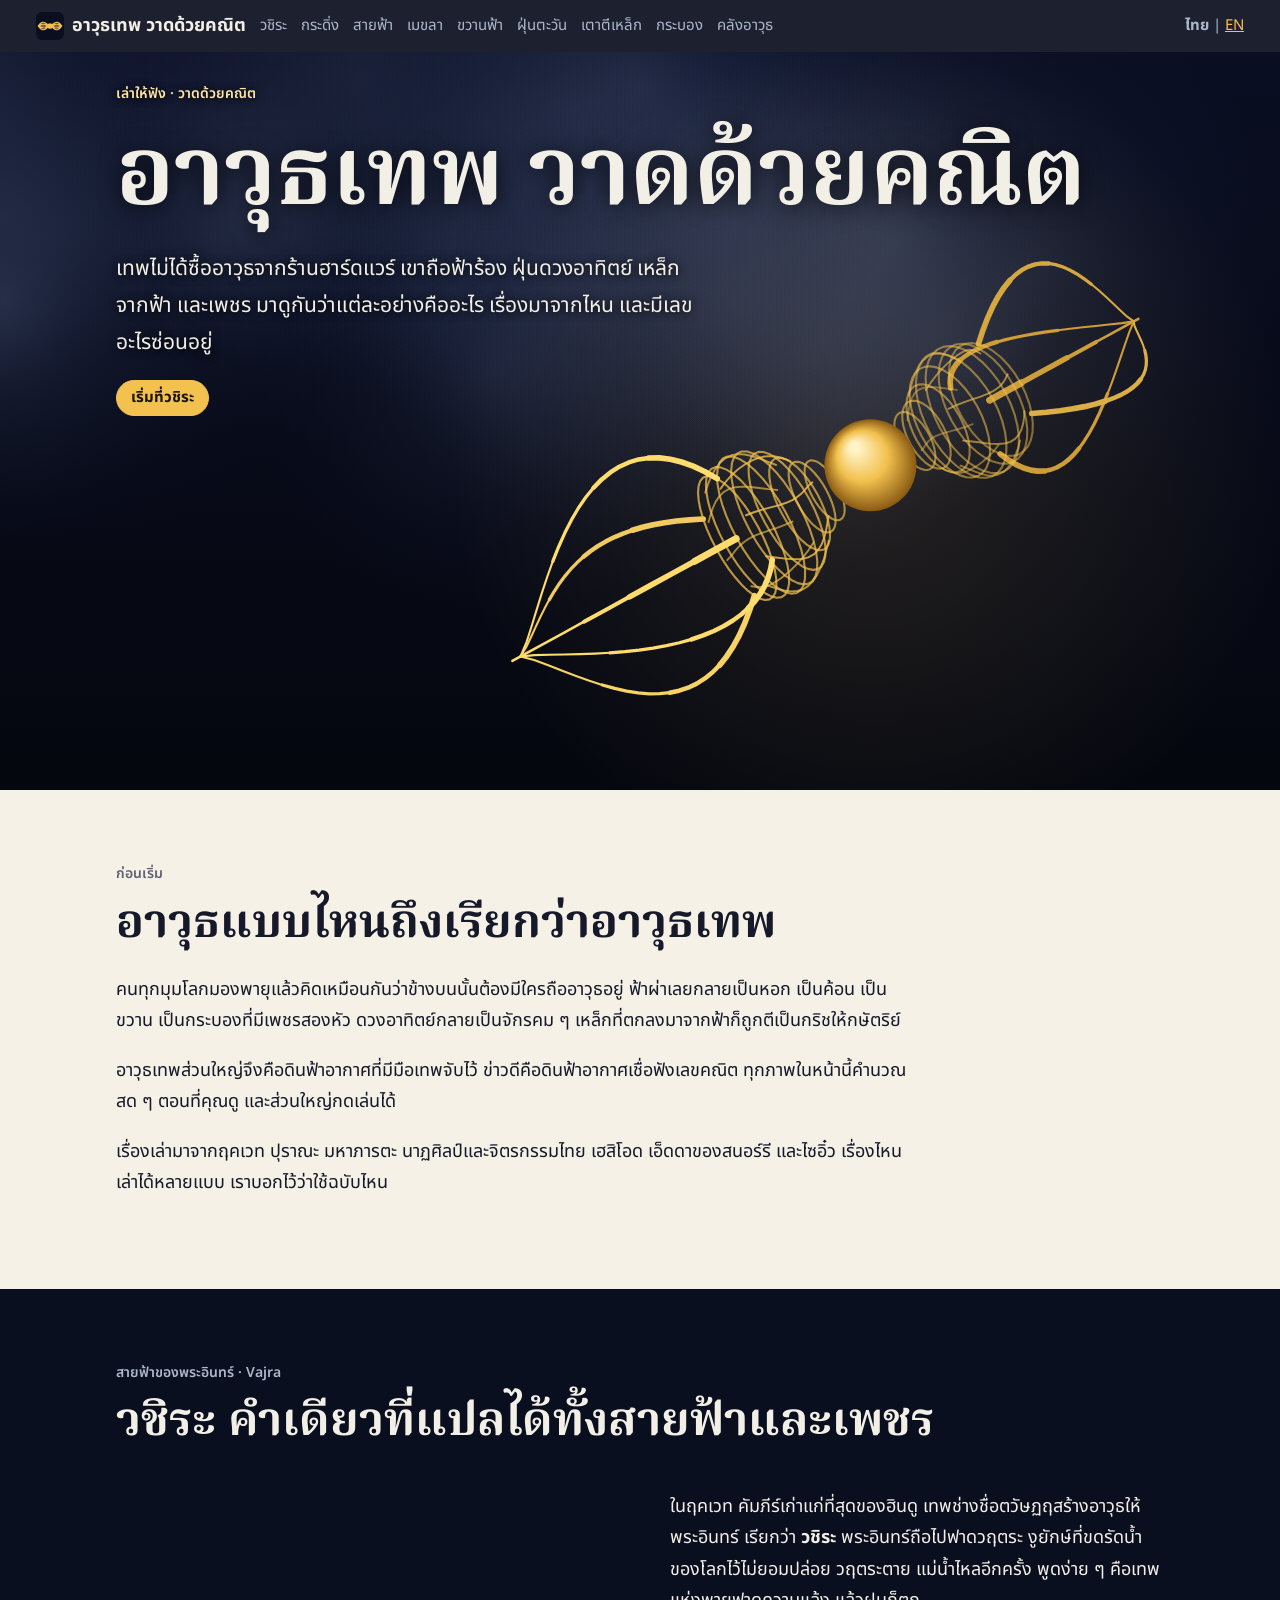
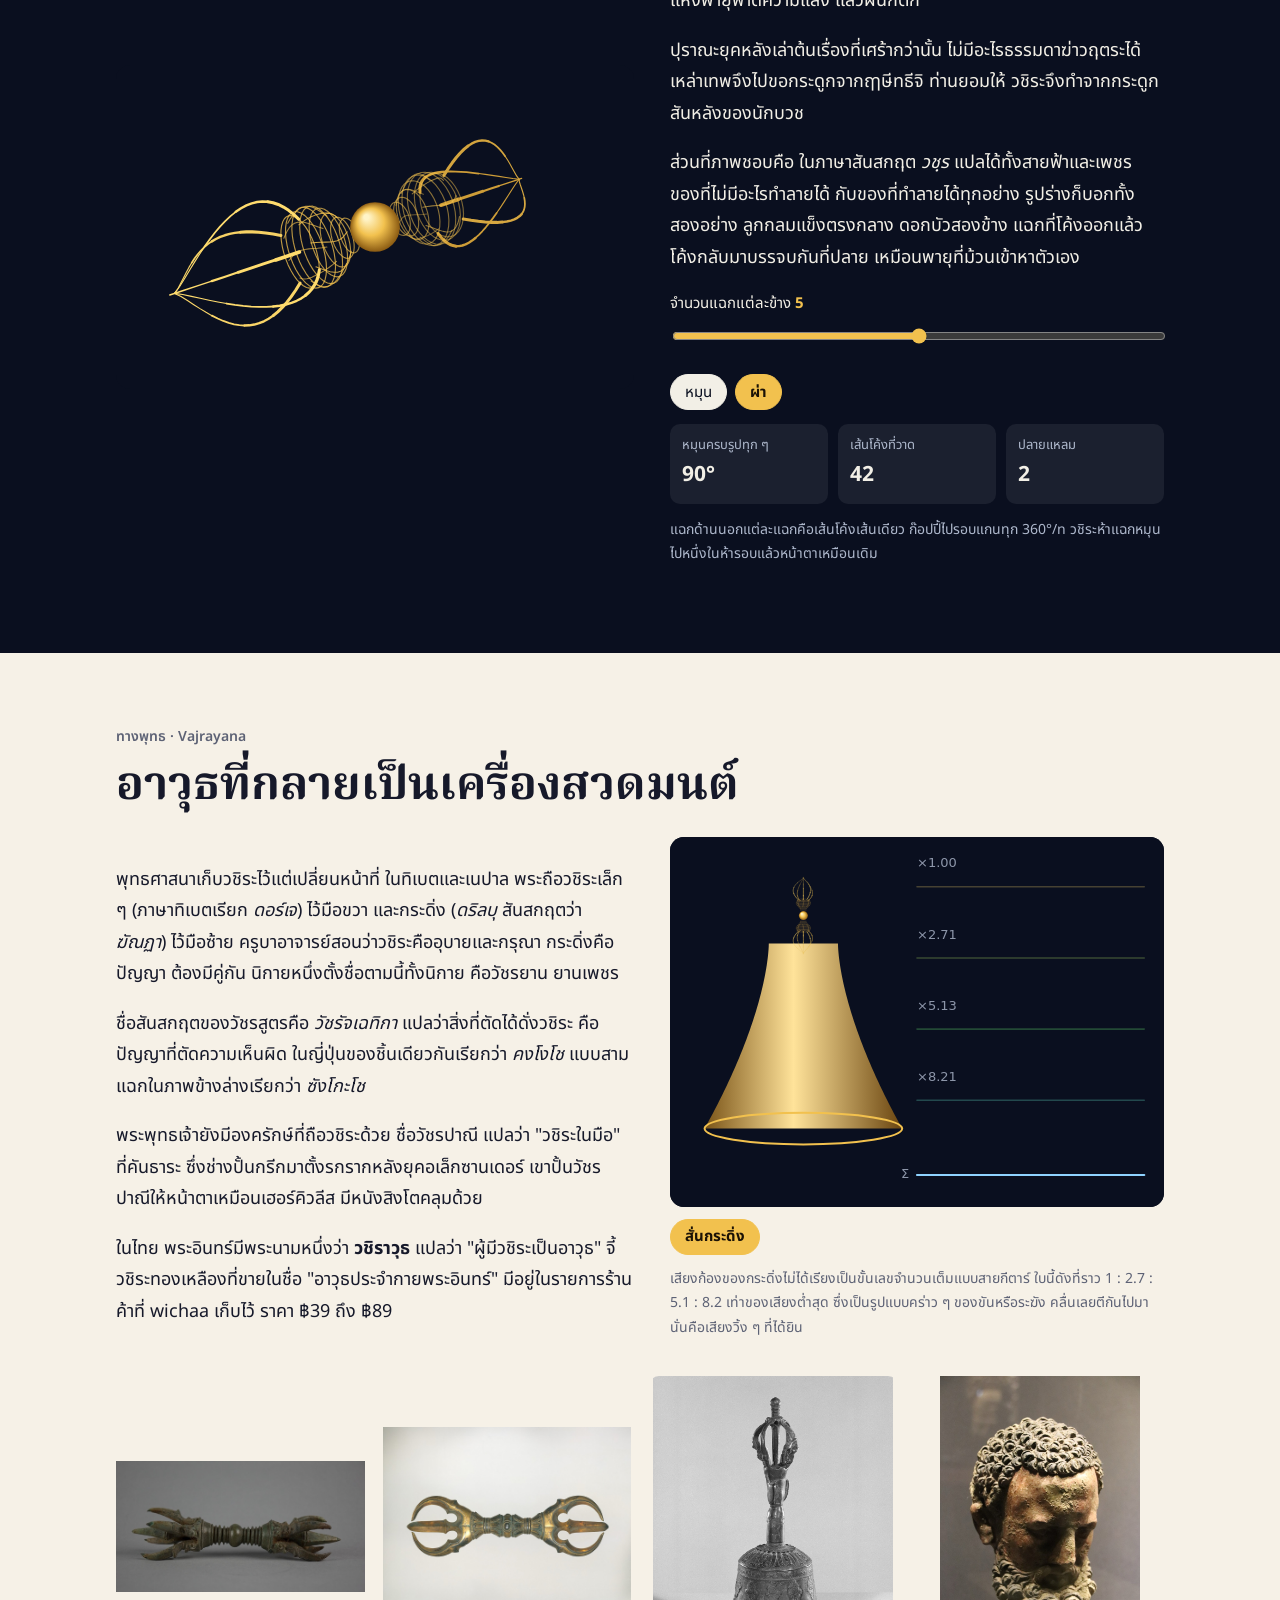
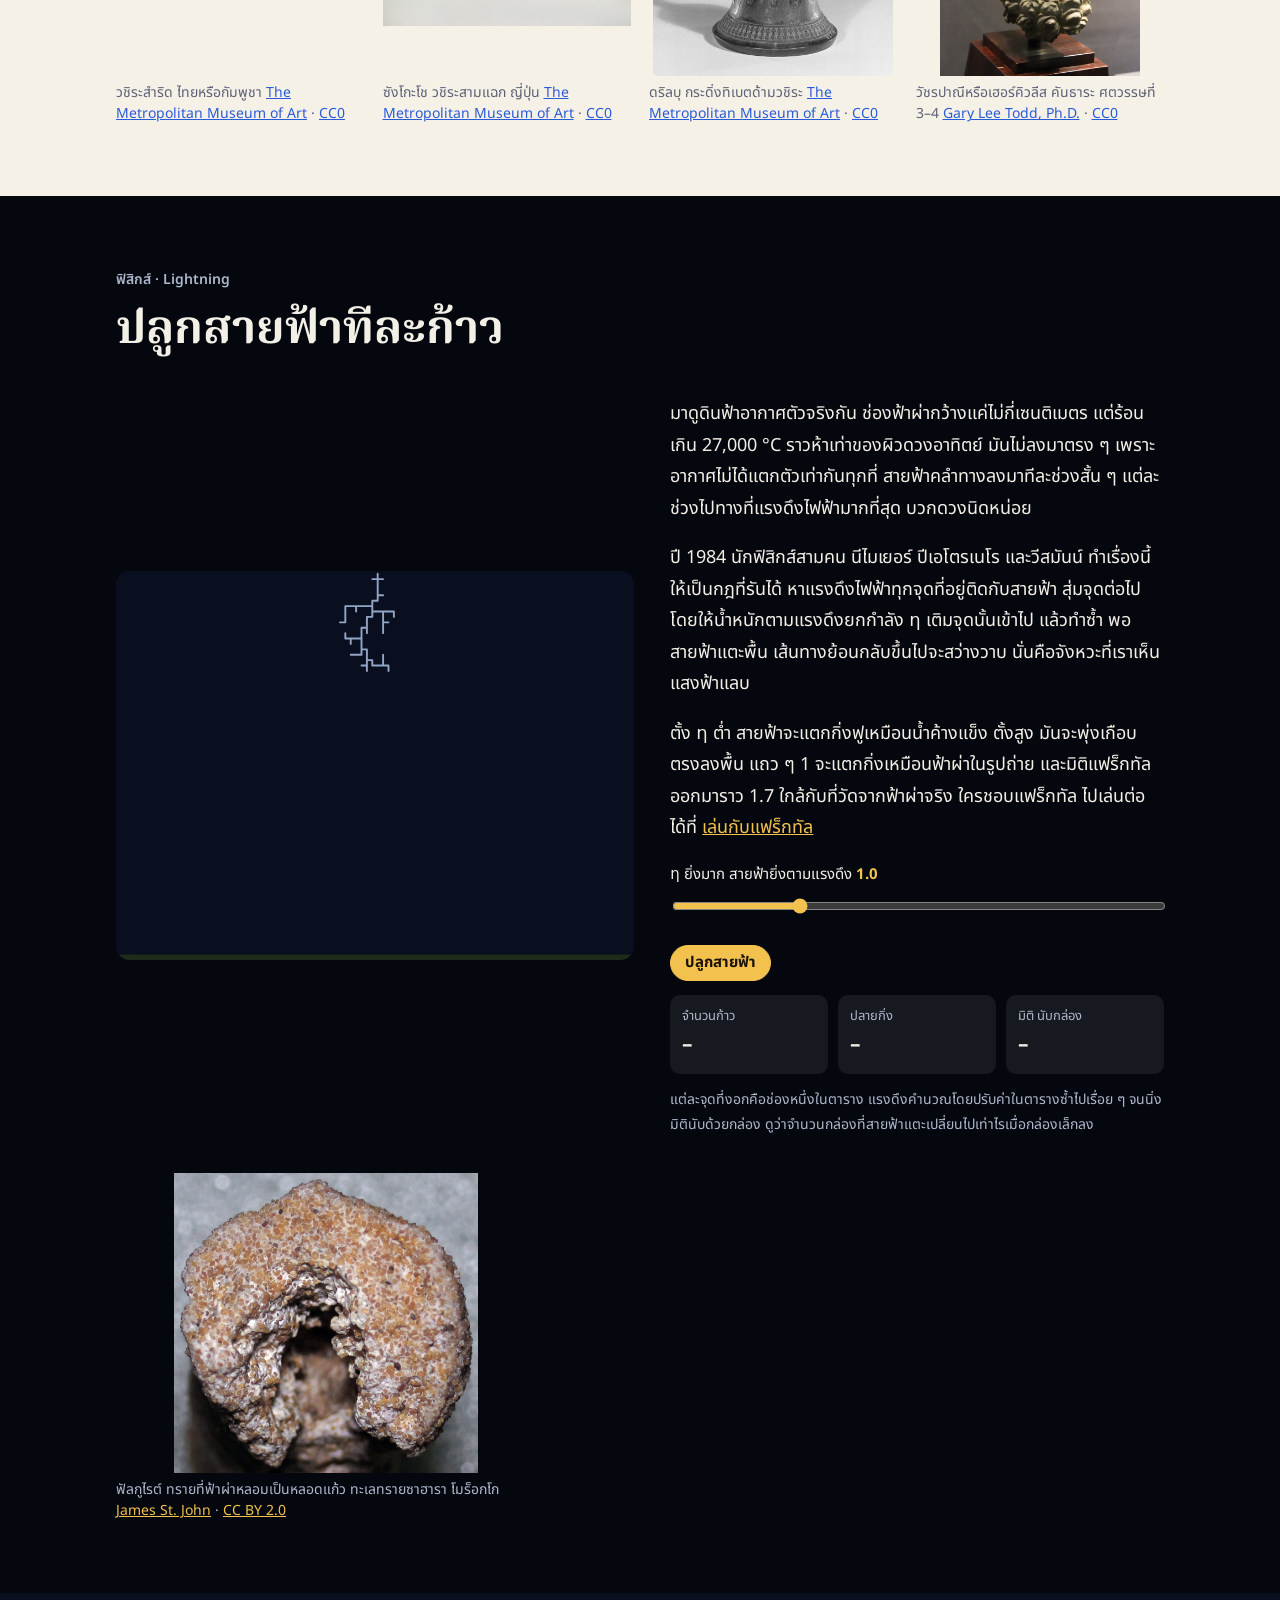
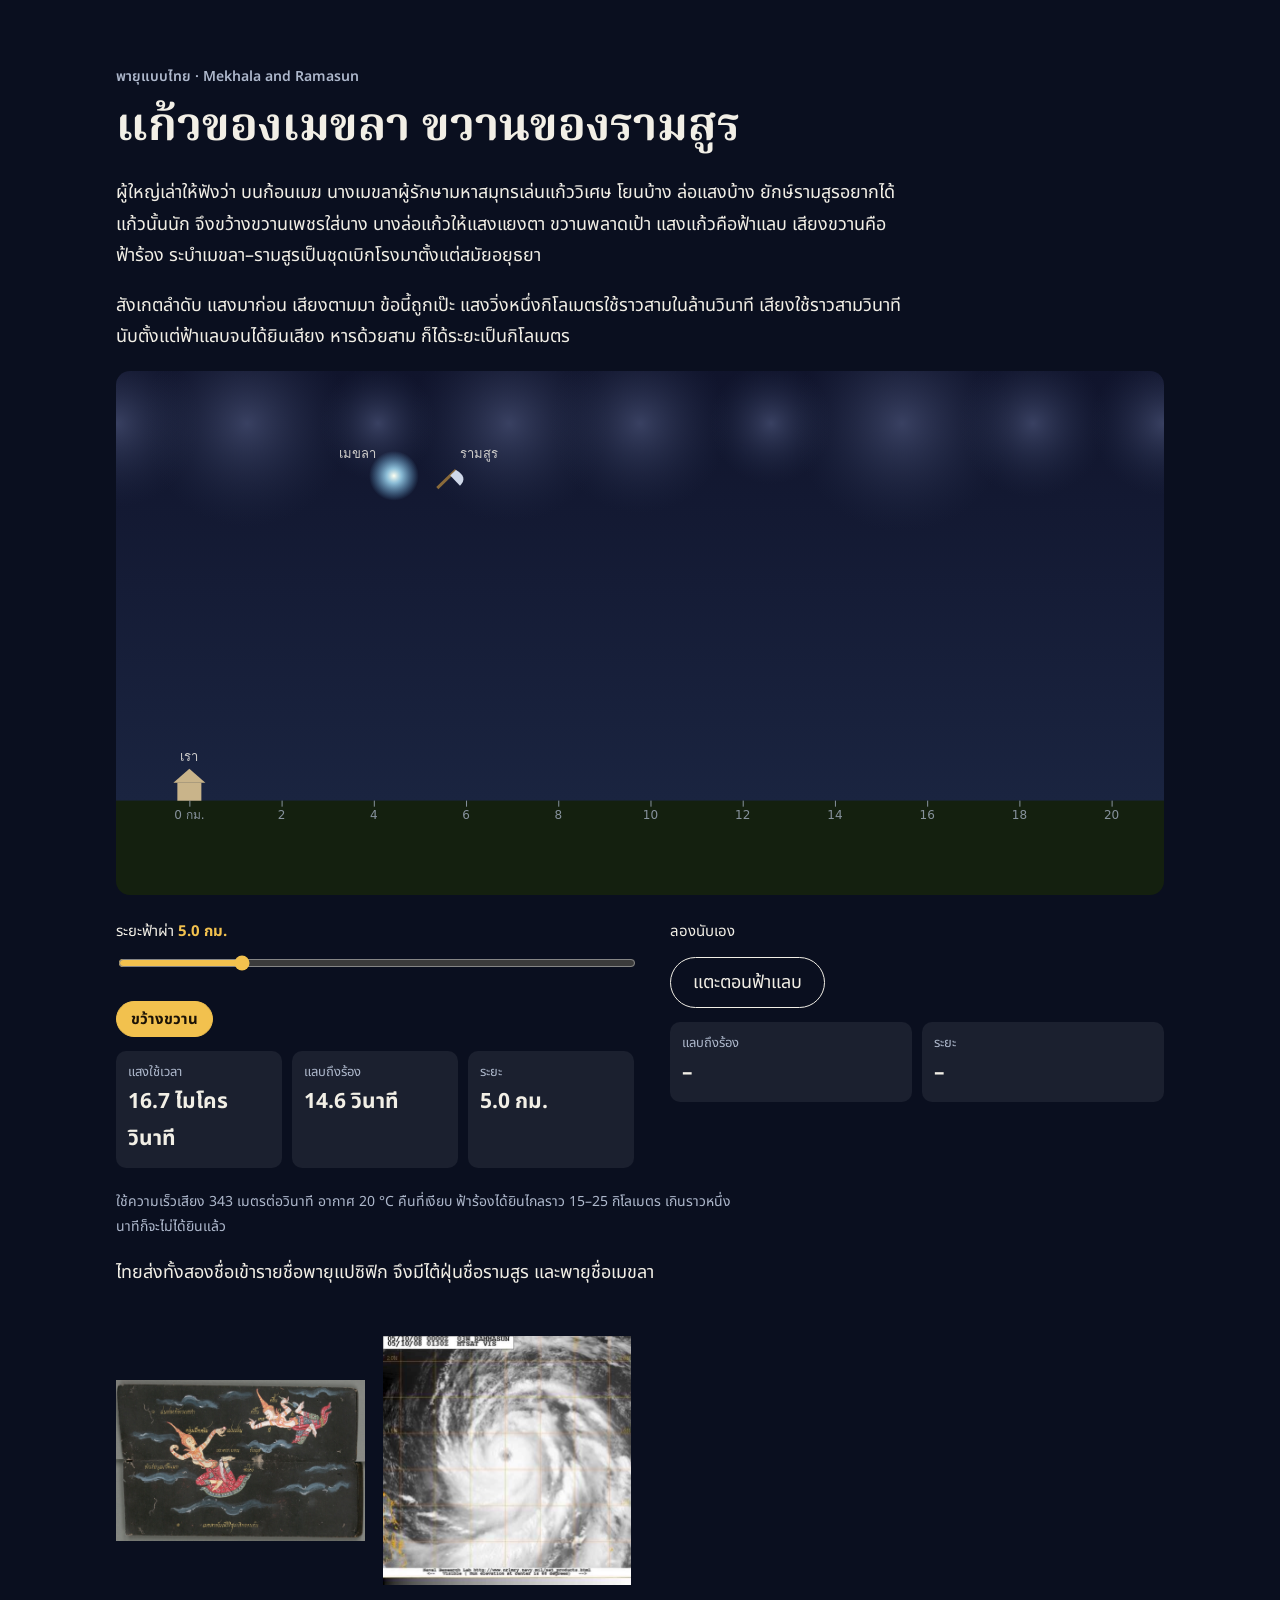
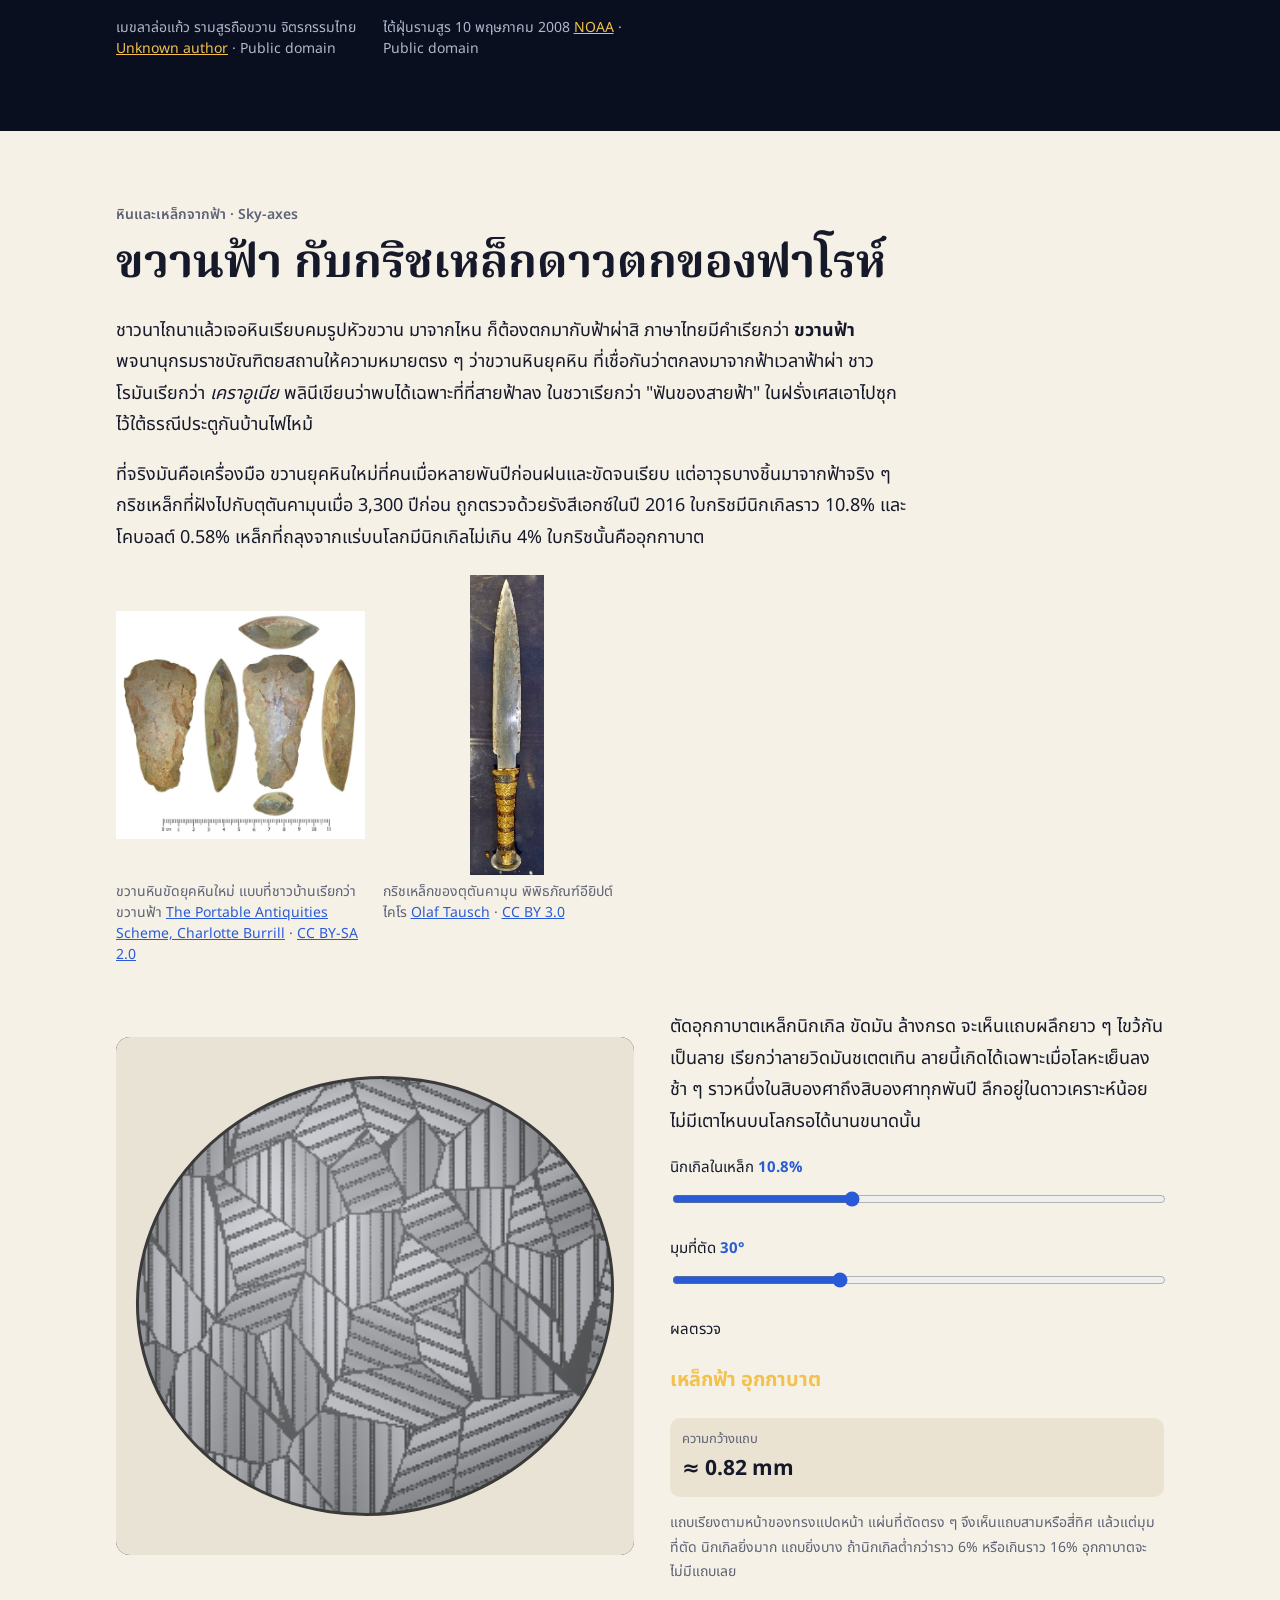
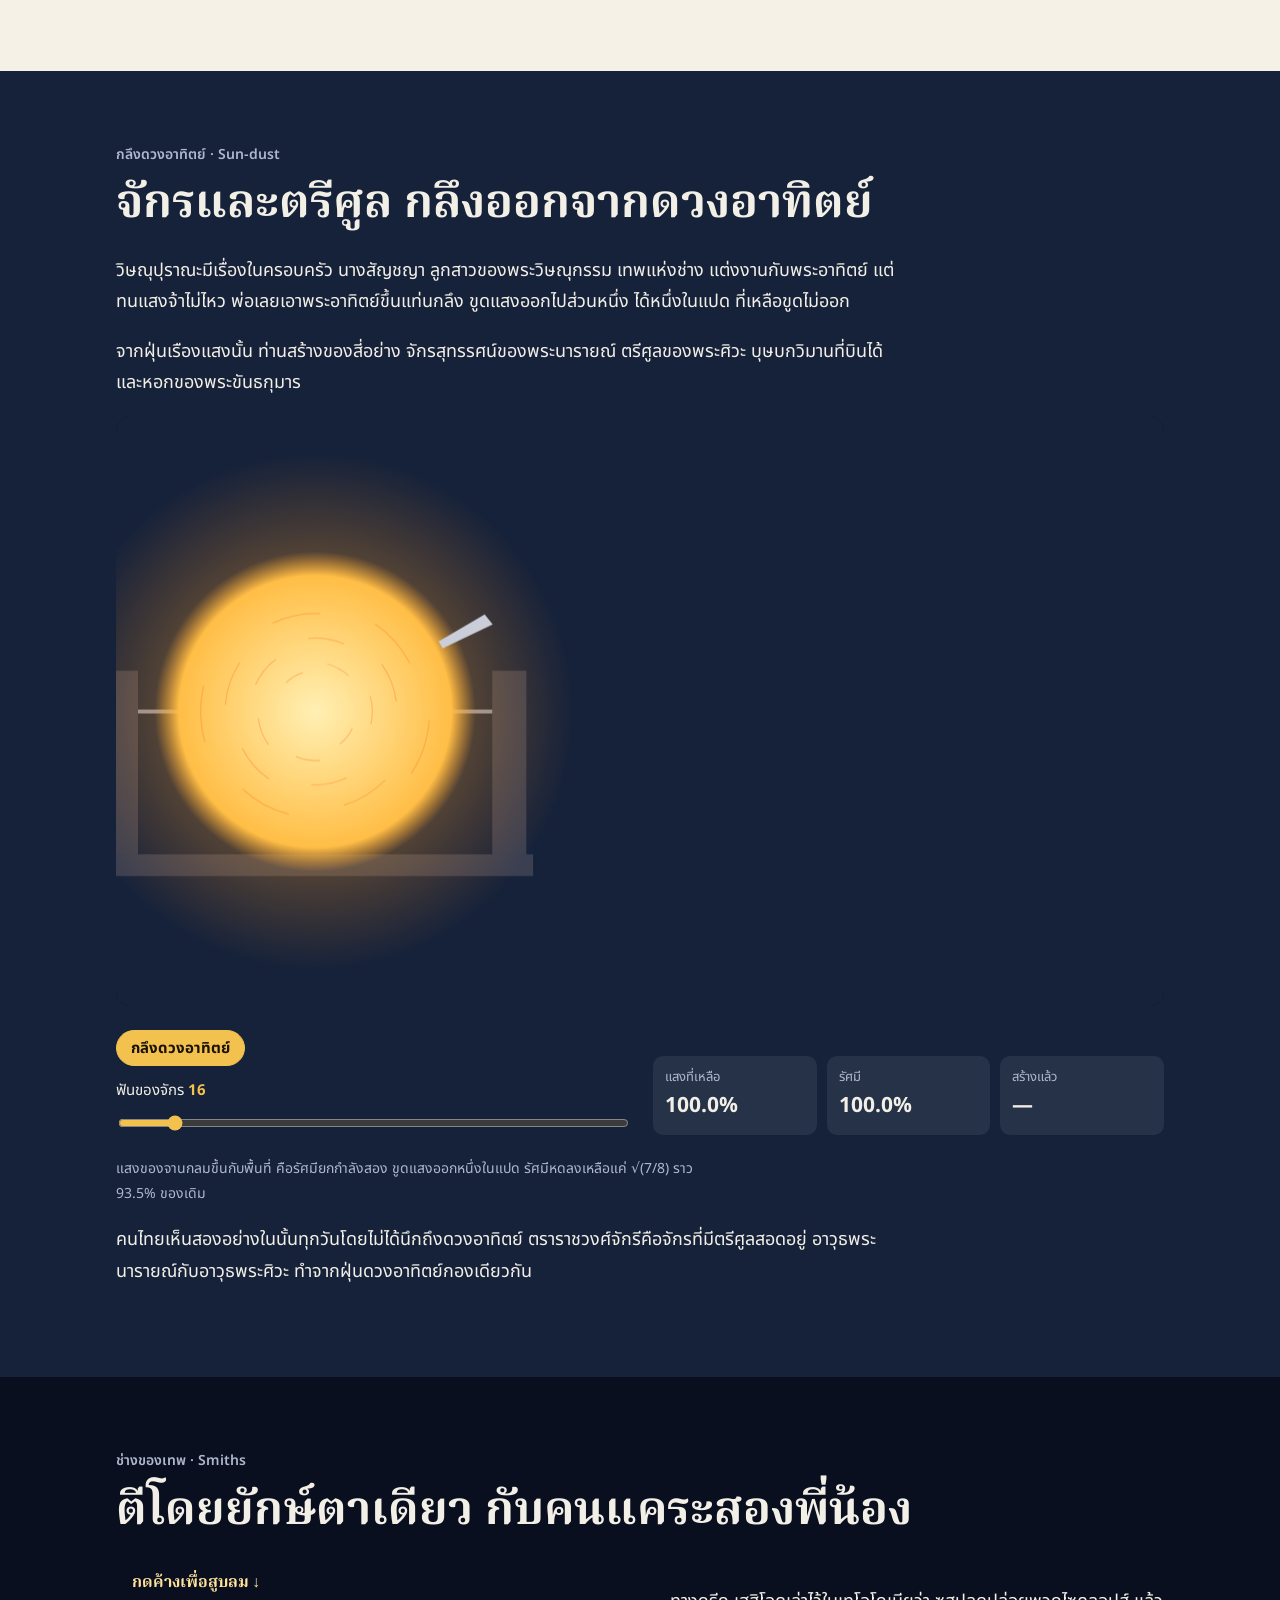
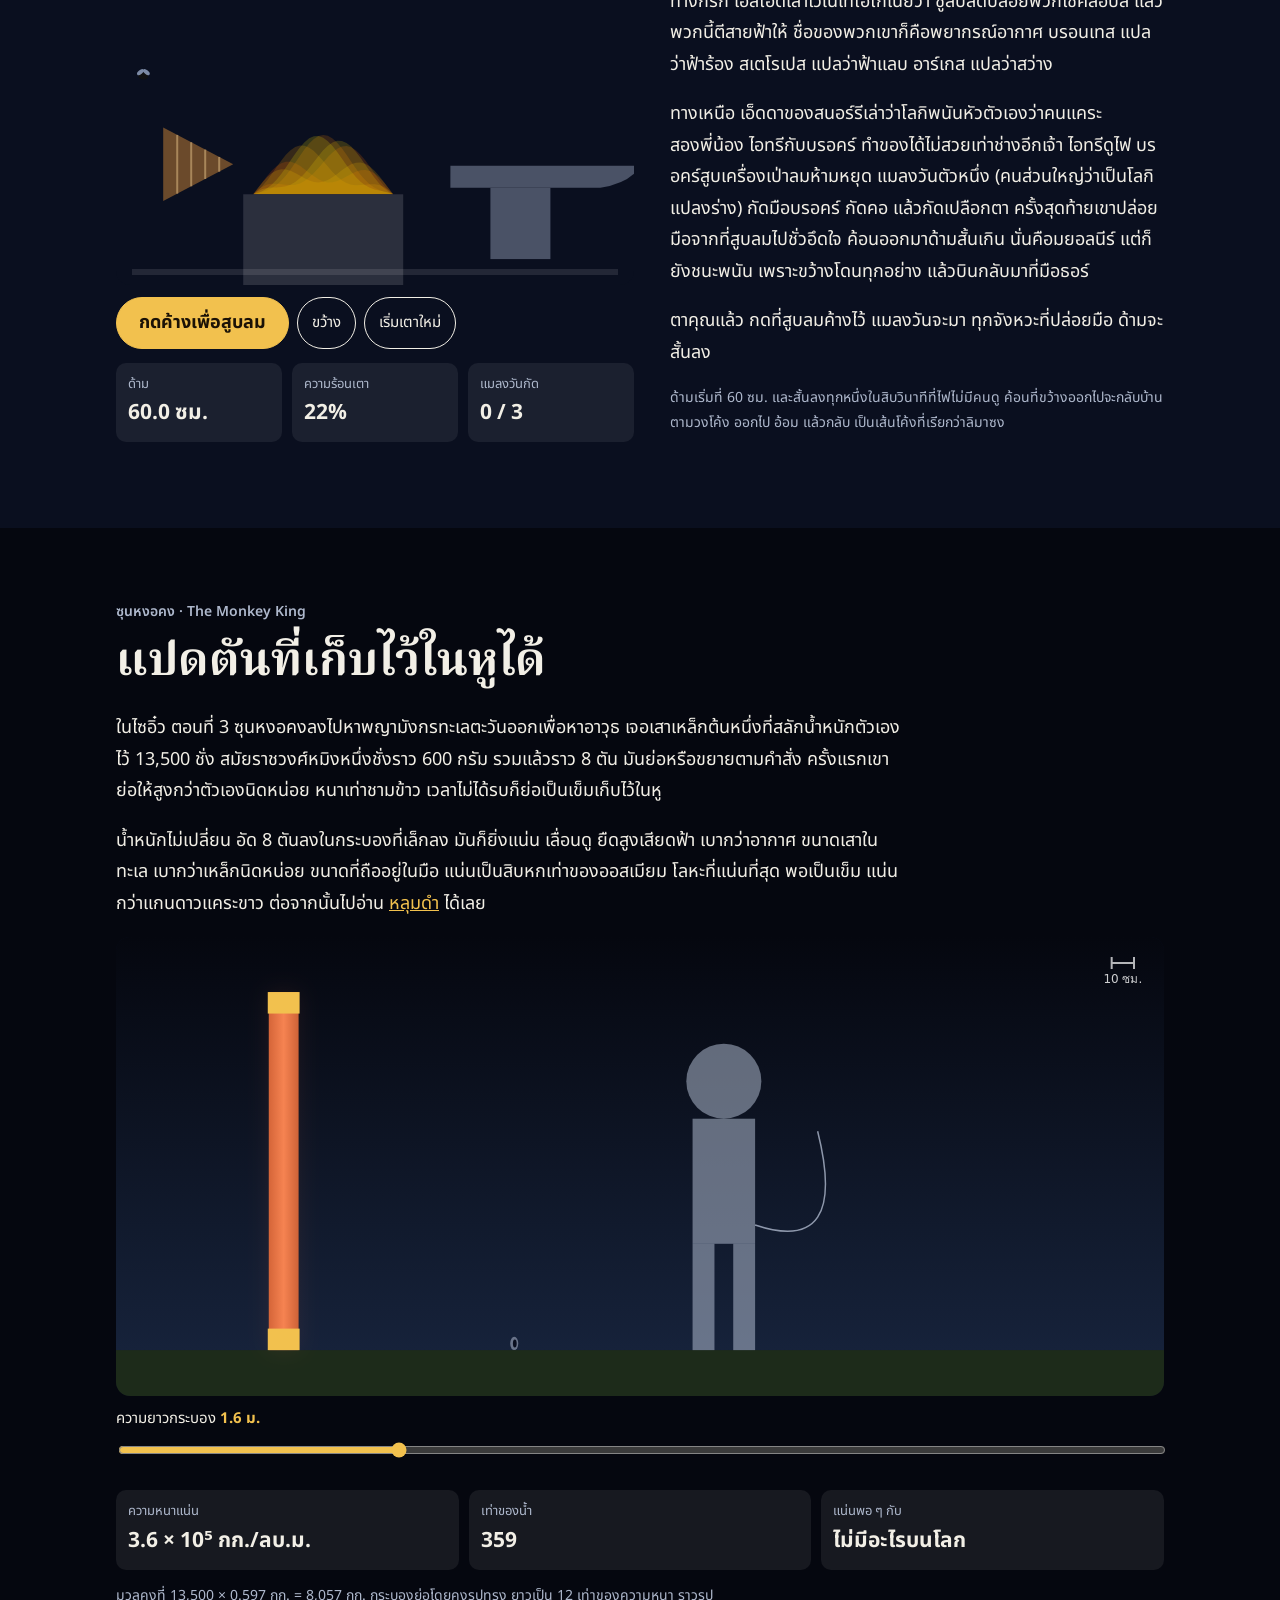
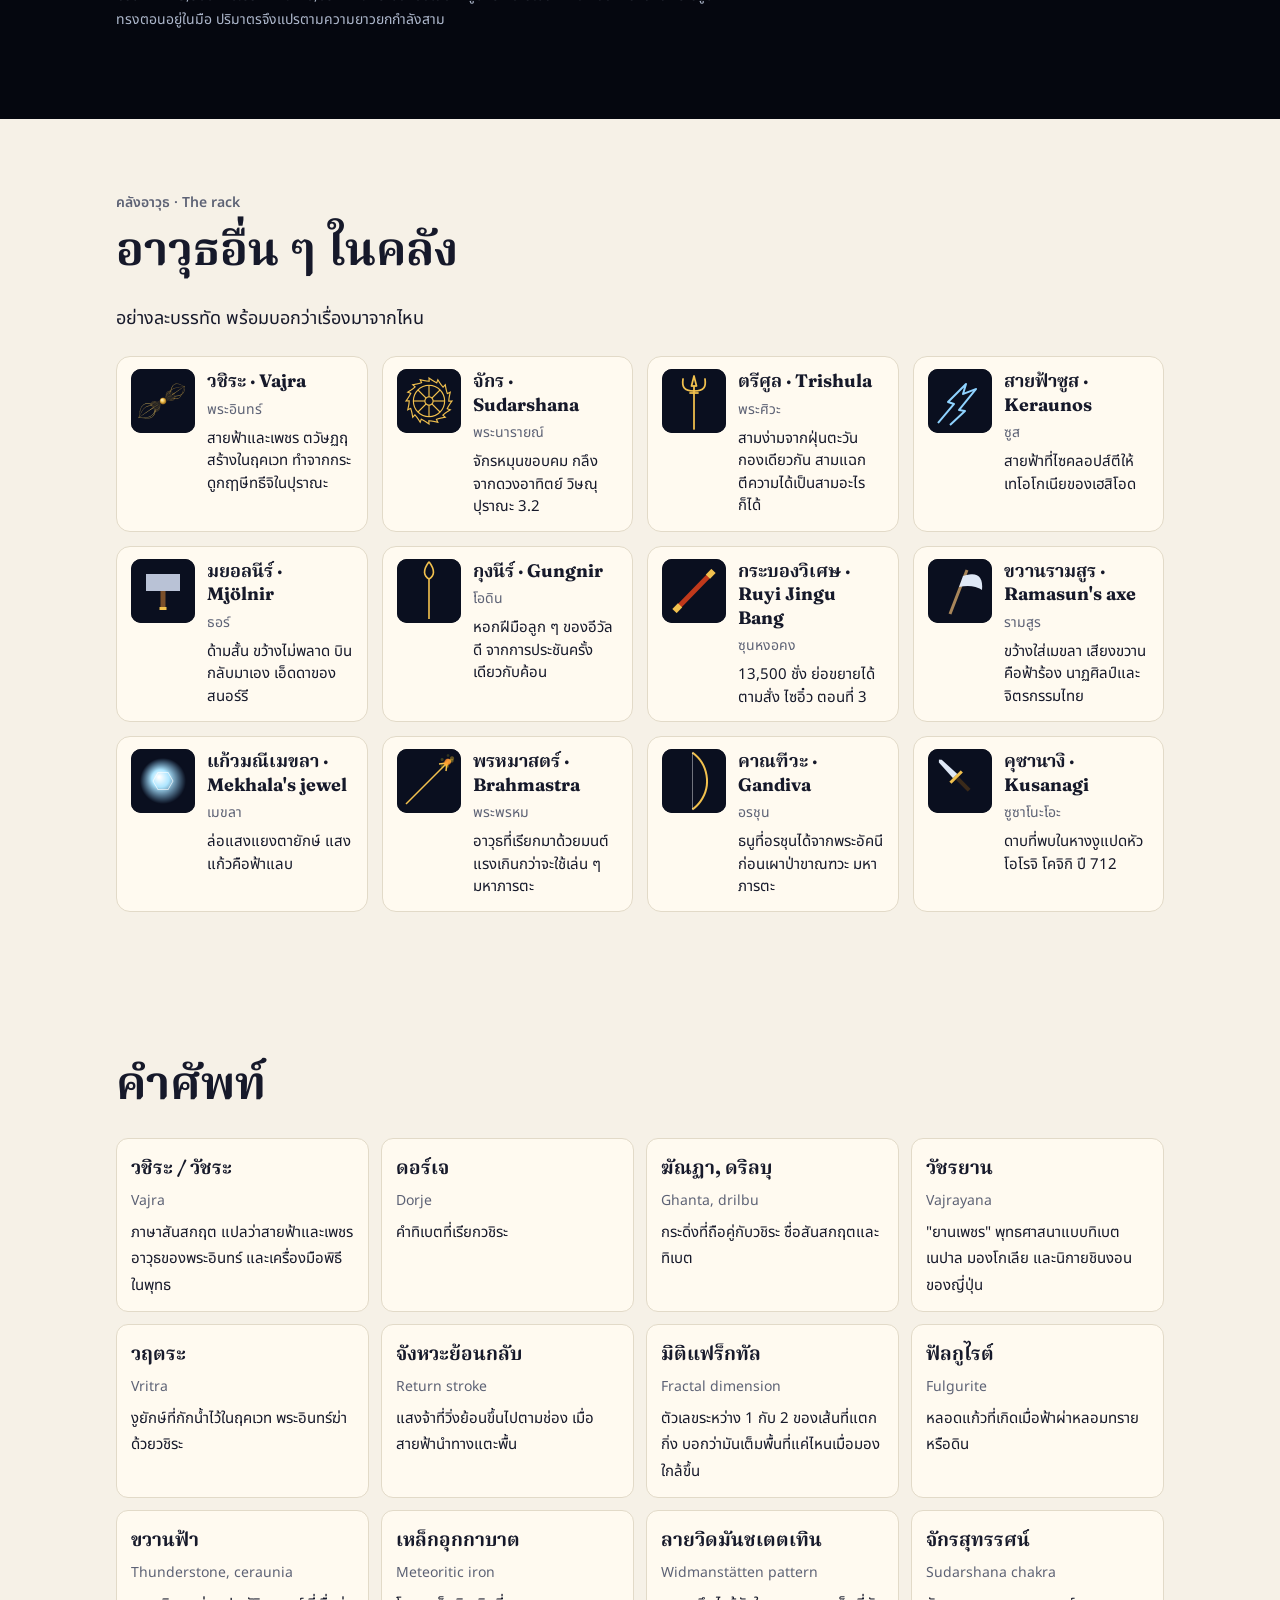
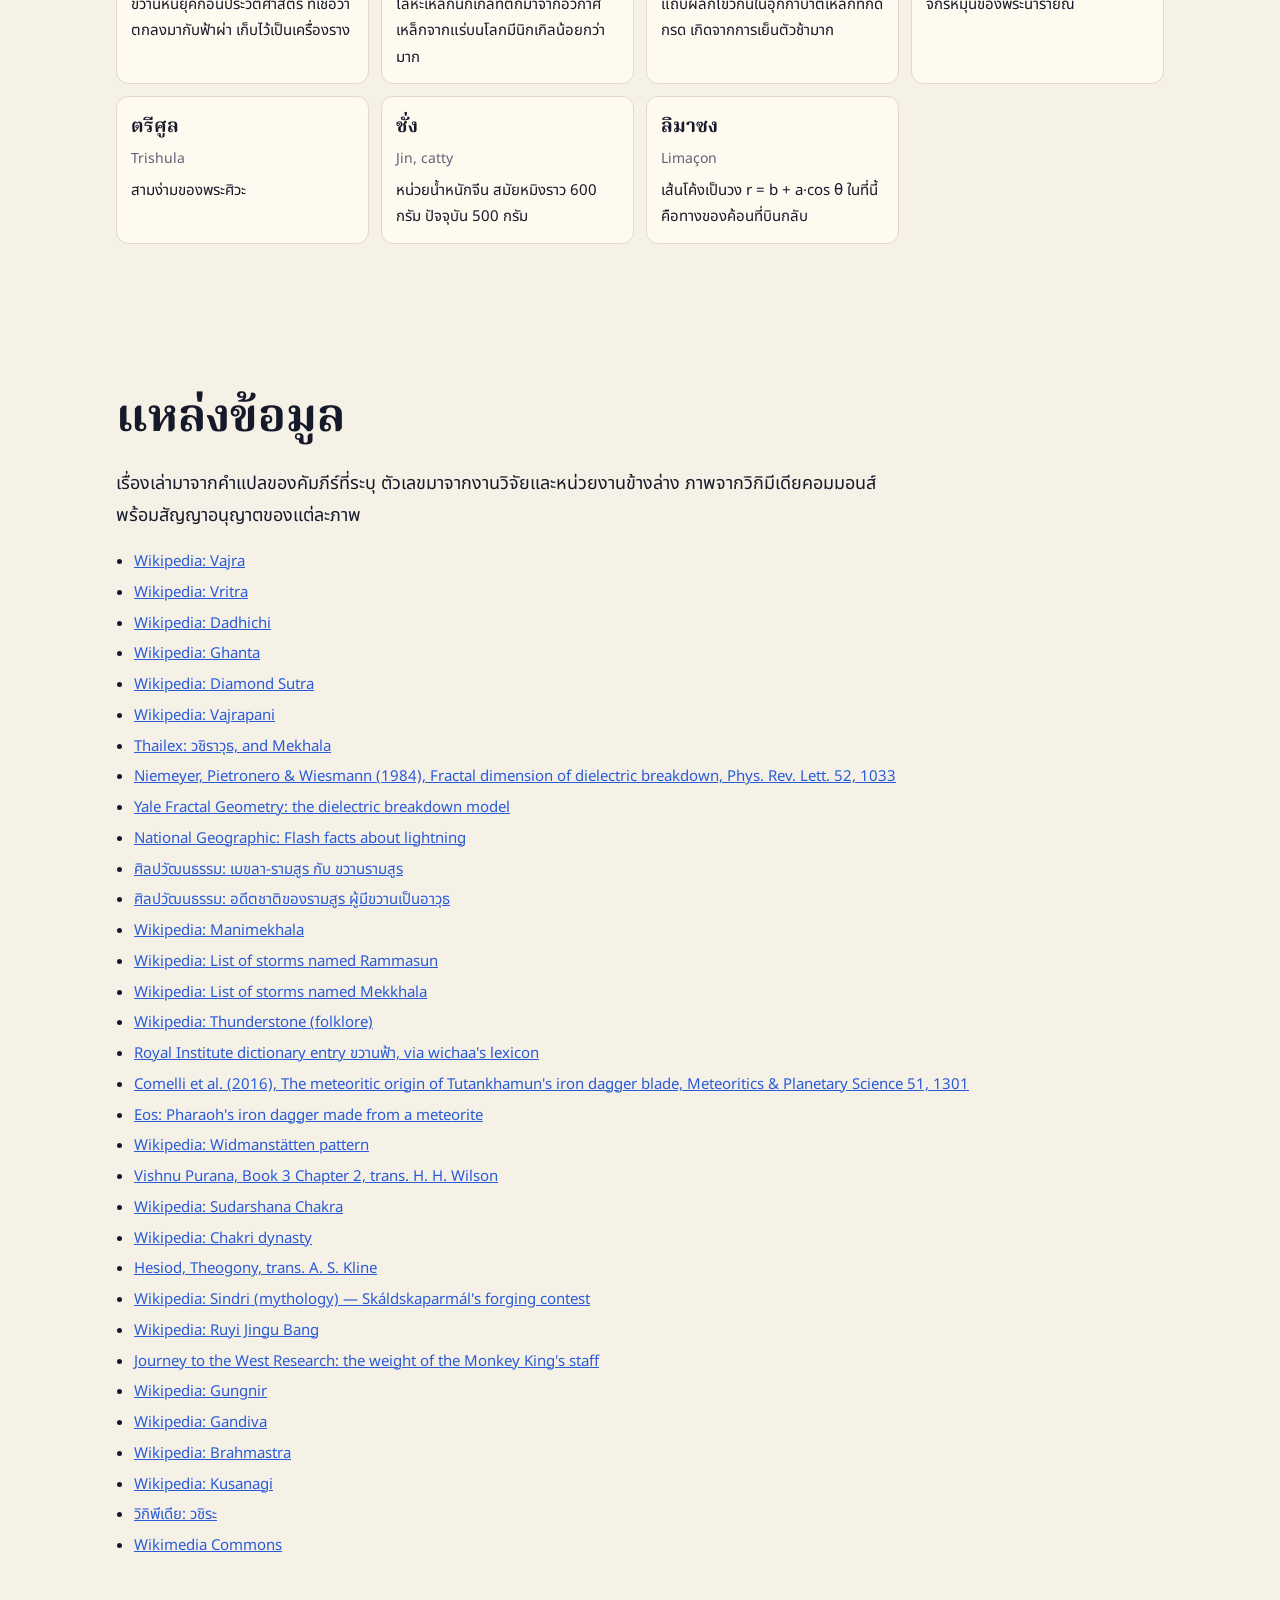
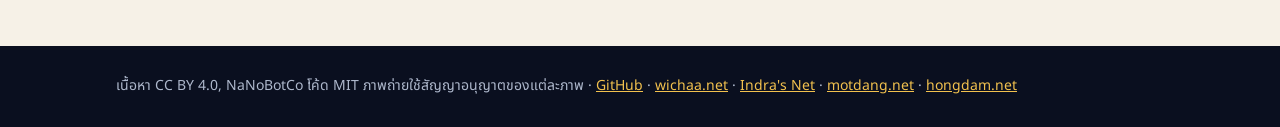
<file: docs/th/index.html>
<!doctype html><html lang="th" translate="no" class="notranslate"><head>
<meta charset="utf-8"><meta name="viewport" content="width=device-width,initial-scale=1">
<meta name="google" content="notranslate">
<script>if(/[.]translate[.]goog$/.test(location.hostname))location.replace("https://"+location.hostname.slice(0,-15).replace(/--/g,"~").replace(/-/g,".").replace(/~/g,"-")+location.pathname+location.search.replace(/([?&])_x_tr_[^&]*/g,"$1").replace(/[?&]+$/,"").replace(/[?]&+/,"?")+location.hash)</script>
<title>อาวุธเทพ วาดด้วยคณิต · Cosmic Weaponry, Drawn</title>
<meta name="description" content="เล่าอาวุธของเทพแบบบ้าน ๆ วาดสด ๆ ด้วยคณิตศาสตร์ วชิระของพระอินทร์ กระดิ่งวัชรยาน สายฟ้าที่งอกทีละช่อง เมขลากับรามสูร ขวานฟ้ากับกริชเหล็กอุกกาบาตของตุตันคามุน จักรกับตรีศูลที่กลึงออกจากดวงอาทิตย์ ค้อนด้ามสั้นของธอร์ และกระบองของซุนหงอคง มีทั้งภาษาไทยและอังกฤษ">
<meta name="theme-color" content="#0a0f1f">
<link rel="canonical" href="https://nanobotco.github.io/cosmic-weaponry/th/">
<link rel="alternate" hreflang="en" href="https://nanobotco.github.io/cosmic-weaponry/"><link rel="alternate" hreflang="th" href="https://nanobotco.github.io/cosmic-weaponry/th/"><link rel="alternate" hreflang="x-default" href="https://nanobotco.github.io/cosmic-weaponry/">
<meta property="og:type" content="website"><meta property="og:site_name" content="Cosmic Weaponry, Drawn · อาวุธเทพ วาดด้วยคณิต">
<meta property="og:title" content="อาวุธเทพ วาดด้วยคณิต"><meta property="og:description" content="เล่าอาวุธของเทพแบบบ้าน ๆ วาดสด ๆ ด้วยคณิตศาสตร์ วชิระของพระอินทร์ กระดิ่งวัชรยาน สายฟ้าที่งอกทีละช่อง เมขลากับรามสูร ขวานฟ้ากับกริชเหล็กอุกกาบาตของตุตันคามุน จักรกับตรีศูลที่กลึงออกจากดวงอาทิตย์ ค้อนด้ามสั้นของธอร์ และกระบองของซุนหงอคง มีทั้งภาษาไทยและอังกฤษ">
<meta property="og:image" content="https://nanobotco.github.io/cosmic-weaponry/og/th.jpg"><meta property="og:image:width" content="1200"><meta property="og:image:height" content="630"><meta property="og:image:type" content="image/jpeg"><meta property="og:image:alt" content="Card: อาวุธเทพ วาดด้วยคณิต, Cosmic Weaponry"><meta name="twitter:card" content="summary_large_image"><meta name="twitter:image" content="https://nanobotco.github.io/cosmic-weaponry/og/th.jpg"><meta name="twitter:image:alt" content="Card: อาวุธเทพ วาดด้วยคณิต, Cosmic Weaponry"><meta property="og:url" content="https://nanobotco.github.io/cosmic-weaponry/th/">
<meta property="og:locale" content="th_TH"><meta property="og:locale:alternate" content="en_US">
<link rel="icon" href="../icon.svg" type="image/svg+xml">
<link rel="alternate" type="text/plain" href="https://nanobotco.github.io/cosmic-weaponry/llms.txt" title="llms.txt">
<link rel="preconnect" href="https://fonts.googleapis.com"><link rel="preconnect" href="https://fonts.gstatic.com" crossorigin>
<link href="https://fonts.googleapis.com/css2?family=Fraunces:opsz,wght@9..144,600;9..144,700&family=Noto+Sans+Thai:wght@400;600;700&family=Noto+Serif+Thai:wght@600;700&display=swap" rel="stylesheet">
<script>if(/[?&]card/.test(location.search))document.documentElement.classList.add("card")</script>
<style>:root{--night:#0a0f1f;--rock:#16223a;--ink:#f2efe6;--dim:#aeb8cc;--lamp:#f2c14e;--coral:#ff7a5c;--teal:#8fd3ff;--paper:#f6f1e7;--text:#16192a;--mute:#5d6275;--rule:#e2dac8}
*{box-sizing:border-box}
html{scroll-behavior:smooth;-webkit-text-size-adjust:100%}
body{margin:0;background:var(--paper);color:var(--text);font:17px/1.6 "Noto Sans Thai",system-ui,-apple-system,"Segoe UI",sans-serif;overflow-x:hidden}
html[lang=th] body{font-size:18px;line-height:1.75}
a{color:#2a5bd7}
h1,h2,h3{font-family:Fraunces,"Noto Serif Thai",Georgia,serif;font-weight:700;line-height:1.15;margin:0 0 .4em}
html[lang=th] h1,html[lang=th] h2,html[lang=th] h3{font-family:"Noto Serif Thai",Fraunces,serif;line-height:1.35}
h2{font-size:clamp(28px,4.6vw,46px)}
.in{max-width:1080px;margin:0 auto;padding:0 16px}
.kick{font-size:14px;letter-spacing:.06em;text-transform:uppercase;color:var(--mute);margin:0 0 .5em;font-weight:600}
html[lang=th] .kick{text-transform:none;letter-spacing:0}
.sec{padding:72px 0}
.sec p{max-width:44em}
.dark,.night,.rock{color:var(--ink)}
.dark{background:var(--night)}
.night{background:#05070f}
.rock{background:var(--rock)}
.dark a,.night a,.rock a{color:var(--lamp)}
.dark .kick,.night .kick,.rock .kick{color:var(--dim)}
canvas{display:block;width:100%;touch-action:pan-y}
.cv{border-radius:14px;background:var(--night)}
.cv.sq{aspect-ratio:1/1}
.cv.tall{aspect-ratio:4/5}
.cv.wide{aspect-ratio:16/9}
.cv.big{aspect-ratio:16/10;max-height:78vh}
.cv.ll{aspect-ratio:4/3}
.cv.gen{aspect-ratio:2/1}
.cv.mk{aspect-ratio:1/1}
.cv.jw{aspect-ratio:1/1}
@media (max-width:720px){.cv.wide,.cv.big{aspect-ratio:4/3}}
.note{font-size:14px;color:var(--mute);margin-top:.6em}
.dark .note,.night .note,.rock .note{color:var(--dim)}
header.top{position:sticky;top:0;z-index:20;background:rgba(10,15,31,.92);backdrop-filter:blur(8px);-webkit-backdrop-filter:blur(8px);color:var(--ink);transition:transform .25s}
header.top .in{display:flex;align-items:center;gap:14px;min-height:52px;max-width:1240px}
.brand{display:flex;align-items:center;gap:8px;color:var(--ink);text-decoration:none;font-weight:700;white-space:nowrap}
header.top nav{display:flex;gap:14px;overflow-x:auto;scrollbar-width:none;flex:1;font-size:15px}
header.top nav::-webkit-scrollbar{display:none}
header.top nav a{color:var(--dim);text-decoration:none;white-space:nowrap;padding:6px 0}
header.top nav a:hover{color:var(--lamp)}
.lang{white-space:nowrap;font-size:15px;color:var(--dim)}
.lang a{color:var(--lamp)}
body.nav-away header.top{transform:translateY(-100%)}
@media (max-width:720px){.brand span{display:none}}
.hero{position:relative;background:#05070f;color:var(--ink);overflow:hidden}
.hero canvas{height:min(82vh,760px);min-height:480px}
.hero-t{position:absolute;left:0;right:0;top:0;padding:30px 16px 0;max-width:1080px;margin:0 auto;pointer-events:none}
.hero-t h1{font-size:clamp(42px,8vw,96px);margin:0;text-shadow:0 2px 22px rgba(0,0,0,.75)}
.hero-t .kick{color:#ffe4a3;text-shadow:0 1px 8px #000}
.hero-t .lede{font-size:clamp(17px,2.2vw,21px);max-width:28em;text-shadow:0 1px 10px #000;margin:.4em 0 0}
.hero-t .go{pointer-events:auto;margin-top:18px}
.hero-t .go a{text-decoration:none;display:inline-block}
.pill{font:inherit;font-size:15px;border:1.5px solid currentColor;background:transparent;color:inherit;border-radius:999px;padding:6px 14px;cursor:pointer;min-height:36px;line-height:1.4}
.pill.hot{background:var(--lamp);color:#1b1206;border-color:var(--lamp);font-weight:700}
.pill[aria-pressed=true]{background:var(--ink);color:var(--night);border-color:var(--ink)}
.sec:not(.dark):not(.night):not(.rock) .pill[aria-pressed=true]{background:var(--text);color:var(--paper);border-color:var(--text)}
.btns{display:flex;flex-wrap:wrap;gap:8px;margin:12px 0}
.seg{display:flex;flex-wrap:wrap;gap:6px;margin:8px 0 12px}
.seg .pill{font-size:14px;padding:5px 12px;min-height:34px}
.two{display:grid;grid-template-columns:1.05fr 1fr;gap:36px;align-items:center}
@media (max-width:860px){.two{grid-template-columns:1fr}}
.ctl4{display:grid;grid-template-columns:repeat(auto-fit,minmax(200px,1fr));gap:4px 22px;margin-top:10px}
.ctl2{display:grid;grid-template-columns:repeat(auto-fit,minmax(260px,1fr));gap:4px 26px;align-items:end}
.jgrid{display:grid;grid-template-columns:minmax(0,1fr) minmax(0,2fr);gap:28px;margin-top:18px;align-items:start}
.mgrid{display:grid;grid-template-columns:minmax(0,1fr) minmax(0,1.3fr);gap:28px;margin-top:18px;align-items:start}
@media (max-width:860px){.jgrid,.mgrid{grid-template-columns:1fr}}
.stage{position:relative}
.stage .ov{position:absolute;inset:0;width:100%;height:100%;pointer-events:none}
#mandelcv{touch-action:none;cursor:grab}
#pickcv{touch-action:none;cursor:crosshair}
#gencv{touch-action:none;cursor:pointer}
#chaoscv{cursor:crosshair}
.zb{position:absolute;right:12px;top:12px;display:flex;flex-direction:column;gap:6px}
.zb .pill{background:rgba(5,4,15,.7);color:var(--ink);font-size:20px;width:42px;height:42px;padding:0}
.readout{display:grid;grid-template-columns:repeat(auto-fit,minmax(130px,1fr));gap:10px;margin:14px 0}
.readout div{background:rgba(255,255,255,.07);border-radius:10px;padding:10px 12px;min-width:0}
.sec:not(.dark):not(.night):not(.rock) .readout div{background:#ebe3d2}
.readout span{display:block;font-size:13px;color:var(--dim)}
.sec:not(.dark):not(.night):not(.rock) .readout span{color:var(--mute)}
.readout b{font-size:21px;font-variant-numeric:tabular-nums;overflow-wrap:anywhere}
input[type=range]{width:100%;accent-color:var(--lamp);min-height:32px}
.sec:not(.dark):not(.night):not(.rock) input[type=range]{accent-color:#2a5bd7}
label.lab,p.lab{display:block;font-size:15px;margin:10px 0 0}
label.lab b{font-variant-numeric:tabular-nums;color:var(--lamp)}
.sec:not(.dark):not(.night):not(.rock) label.lab b{color:#2a5bd7}
.creases{font-size:15px;overflow-wrap:anywhere;font-variant-numeric:tabular-nums}
.creases span{color:var(--mute)}
.creases b{letter-spacing:.12em;font-weight:600}
.ph{display:grid;grid-template-columns:repeat(auto-fit,minmax(280px,1fr));gap:18px;margin-top:22px}
.ph figure{margin:0}
.ph img{width:100%;height:auto;aspect-ratio:4/5;object-fit:cover;border-radius:10px;display:block;background:#ddd}
.ph figcaption{font-size:14px;color:var(--mute);margin-top:6px;line-height:1.5}
.tl{list-style:none;padding:0;margin:20px 0 0;display:grid;gap:10px}
.tl li{display:grid;grid-template-columns:4.2em 1fr;gap:14px;align-items:baseline;border-top:1px solid rgba(255,255,255,.12);padding-top:10px}
.tl b{font-family:Fraunces,Georgia,serif;font-size:24px;color:var(--lamp)}
.glos{display:grid;grid-template-columns:repeat(auto-fill,minmax(250px,1fr));gap:12px;margin-top:20px}
.glos div{background:#fffaf0;border:1px solid var(--rule);border-radius:12px;padding:12px 14px}
.glos b{display:block;font-size:19px;font-family:Fraunces,"Noto Serif Thai",serif}
.glos i{font-style:normal;color:var(--mute);font-size:14px}
.glos p{margin:.3em 0 0;font-size:15px}
.src{font-size:15px;padding-left:1.2em}
.src li{margin:.3em 0}
footer.bot{background:var(--night);color:var(--dim);padding:28px 0;font-size:14px}
footer.bot a{color:var(--lamp)}
.cardline{display:none;font-size:24px;color:#ffe4a3;margin-top:16px;text-shadow:0 1px 8px #000}
.cardline span{font-size:19px;color:var(--lamp)}
html.card header.top,html.card main>section:not(.hero),html.card footer,html.card .go,html.card .lede{display:none}
html.card .hero canvas{height:100vh;min-height:0}
html.card .hero-t{padding-top:52px;padding-left:60px;max-width:none}
html.card .hero-t h1{font-size:104px}
html.card .cardline{display:block}
@media (prefers-reduced-motion:reduce){html{scroll-behavior:auto}}
.ph.four{grid-template-columns:repeat(auto-fit,minmax(220px,1fr))}
.ph img.nat{aspect-ratio:auto;object-fit:contain;background:#e9e3d6}
.dark .ph figcaption,.night .ph figcaption,.rock .ph figcaption{color:var(--dim)}
.cv.vj{aspect-ratio:16/10}
.cv.bolt{aspect-ratio:4/3}
.cv.mek{aspect-ratio:16/8}
.cv.wid{aspect-ratio:1/1}
.cv.sun{aspect-ratio:16/9}
.cv.forge{aspect-ratio:16/10}
.cv.staff{aspect-ratio:16/7}
.cv.bell{aspect-ratio:4/3}
@media (max-width:720px){.cv.mek,.cv.staff{aspect-ratio:4/3}}
#forgecv,#boltcv,#suncv,#vjcv,#bellcv{touch-action:none}
.tapbig{font-size:18px;padding:12px 22px;min-height:48px}
#fpump{user-select:none;-webkit-user-select:none;touch-action:none}
.rack{display:grid;grid-template-columns:repeat(auto-fill,minmax(250px,1fr));gap:14px;margin-top:22px}
.rack div{background:#fffaf0;border:1px solid var(--rule);border-radius:14px;padding:12px 14px;display:grid;grid-template-columns:64px 1fr;gap:12px;align-items:start}
.rack canvas{width:64px;height:64px;border-radius:10px;background:var(--night)}
.rack b{display:block;font-family:Fraunces,"Noto Serif Thai",serif;font-size:18px;line-height:1.3}
.rack i{font-style:normal;color:var(--mute);font-size:14px}
.rack p{margin:.25em 0 0;font-size:15px;line-height:1.5}
.verdict{font-size:20px;font-weight:700;color:var(--lamp)}
.ph img.nat{height:300px;width:100%;object-fit:contain;aspect-ratio:auto;background:transparent}
.ph{grid-template-columns:repeat(auto-fill,minmax(230px,1fr))}
.ph.one{max-width:420px}
</style>
</head><body>
<header class="top"><div class="in"><a class="brand" href="#top"><img src="../icon.svg" width="28" height="28" alt=""><span>อาวุธเทพ วาดด้วยคณิต</span></a>
<nav aria-label="หัวข้อ"><a href="#vajra">วชิระ</a><a href="#bell">กระดิ่ง</a><a href="#bolt">สายฟ้า</a><a href="#mekhala">เมขลา</a><a href="#skyaxe">ขวานฟ้า</a><a href="#sun">ฝุ่นตะวัน</a><a href="#forge">เตาตีเหล็ก</a><a href="#staff">กระบอง</a><a href="#rack">คลังอาวุธ</a></nav>
<span class="lang"><b>ไทย</b> | <a href="../" hreflang="en">EN</a></span></div></header>
<main><section id="top" class="hero"><canvas id="scene" role="img" aria-label="วชิระห้าแฉกสีทองหมุนช้า ๆ มีฟ้าผ่าอยู่ด้านหลัง"></canvas>
<div class="hero-t"><p class="kick">เล่าให้ฟัง · วาดด้วยคณิต</p><h1>อาวุธเทพ วาดด้วยคณิต</h1><p class="lede">เทพไม่ได้ซื้ออาวุธจากร้านฮาร์ดแวร์ เขาถือฟ้าร้อง ฝุ่นดวงอาทิตย์ เหล็กจากฟ้า และเพชร มาดูกันว่าแต่ละอย่างคืออะไร เรื่องมาจากไหน และมีเลขอะไรซ่อนอยู่</p>
<p class="go"><a class="pill hot" href="#vajra">เริ่มที่วชิระ</a></p>
<p class="cardline">Cosmic Weaponry, Drawn · วชิระ สายฟ้า ขวานฟ้า ฝุ่นตะวัน<br><span>nanobotco.github.io/cosmic-weaponry</span></p></div></section>
<section id="what" class="sec "><div class="in"><p class=kick>ก่อนเริ่ม</p><h2>อาวุธแบบไหนถึงเรียกว่าอาวุธเทพ</h2><p>คนทุกมุมโลกมองพายุแล้วคิดเหมือนกันว่าข้างบนนั้นต้องมีใครถืออาวุธอยู่ ฟ้าผ่าเลยกลายเป็นหอก เป็นค้อน เป็นขวาน เป็นกระบองที่มีเพชรสองหัว ดวงอาทิตย์กลายเป็นจักรคม ๆ เหล็กที่ตกลงมาจากฟ้าก็ถูกตีเป็นกริชให้กษัตริย์</p><p>อาวุธเทพส่วนใหญ่จึงคือดินฟ้าอากาศที่มีมือเทพจับไว้ ข่าวดีคือดินฟ้าอากาศเชื่อฟังเลขคณิต ทุกภาพในหน้านี้คำนวณสด ๆ ตอนที่คุณดู และส่วนใหญ่กดเล่นได้</p><p>เรื่องเล่ามาจากฤคเวท ปุราณะ มหาภารตะ นาฏศิลป์และจิตรกรรมไทย เฮสิโอด เอ็ดดาของสนอร์รี และไซอิ๋ว เรื่องไหนเล่าได้หลายแบบ เราบอกไว้ว่าใช้ฉบับไหน</p></div></section>
<section id="vajra" class="sec dark"><div class="in"><p class=kick>สายฟ้าของพระอินทร์ · Vajra</p><h2>วชิระ คำเดียวที่แปลได้ทั้งสายฟ้าและเพชร</h2><div class="two"><div><canvas id="vjcv" class="cv vj" role="img" aria-label="วชิระ คำเดียวที่แปลได้ทั้งสายฟ้าและเพชร"></canvas></div>
<div><p>ในฤคเวท คัมภีร์เก่าแก่ที่สุดของฮินดู เทพช่างชื่อตวัษฏฤสร้างอาวุธให้พระอินทร์ เรียกว่า <b>วชิระ</b> พระอินทร์ถือไปฟาดวฤตระ งูยักษ์ที่ขดรัดน้ำของโลกไว้ไม่ยอมปล่อย วฤตระตาย แม่น้ำไหลอีกครั้ง พูดง่าย ๆ คือเทพแห่งพายุฟาดความแล้ง แล้วฝนก็ตก</p><p>ปุราณะยุคหลังเล่าต้นเรื่องที่เศร้ากว่านั้น ไม่มีอะไรธรรมดาฆ่าวฤตระได้ เหล่าเทพจึงไปขอกระดูกจากฤๅษีทธีจิ ท่านยอมให้ วชิระจึงทำจากกระดูกสันหลังของนักบวช</p><p>ส่วนที่ภาพชอบคือ ในภาษาสันสกฤต <i>วชฺร</i> แปลได้ทั้งสายฟ้าและเพชร ของที่ไม่มีอะไรทำลายได้ กับของที่ทำลายได้ทุกอย่าง รูปร่างก็บอกทั้งสองอย่าง ลูกกลมแข็งตรงกลาง ดอกบัวสองข้าง แฉกที่โค้งออกแล้วโค้งกลับมาบรรจบกันที่ปลาย เหมือนพายุที่ม้วนเข้าหาตัวเอง</p><label class="lab" for="vprong">จำนวนแฉกแต่ละข้าง <b id="vprongv"></b></label><input id="vprong" type="range" min="1" max="9" step="1" value="5">
<div class="btns"><button id="vspin" class="pill" type="button" aria-pressed="true">หมุน</button><button id="vstrike" class="pill hot" type="button">ผ่า</button></div>
<div class="readout"><div><span>หมุนครบรูปทุก ๆ</span><b id="vsym">–</b></div><div><span>เส้นโค้งที่วาด</span><b id="vcurves">–</b></div><div><span>ปลายแหลม</span><b id="vends">–</b></div></div><p class="note">แฉกด้านนอกแต่ละแฉกคือเส้นโค้งเส้นเดียว ก๊อปปี้ไปรอบแกนทุก 360°/n วชิระห้าแฉกหมุนไปหนึ่งในห้ารอบแล้วหน้าตาเหมือนเดิม</p></div></div></div></section>
<section id="bell" class="sec "><div class="in"><p class=kick>ทางพุทธ · Vajrayana</p><h2>อาวุธที่กลายเป็นเครื่องสวดมนต์</h2><div class="two"><div><p>พุทธศาสนาเก็บวชิระไว้แต่เปลี่ยนหน้าที่ ในทิเบตและเนปาล พระถือวชิระเล็ก ๆ (ภาษาทิเบตเรียก <i>ดอร์เจ</i>) ไว้มือขวา และกระดิ่ง (<i>ดริลบุ</i> สันสกฤตว่า <i>ฆัณฏา</i>) ไว้มือซ้าย ครูบาอาจารย์สอนว่าวชิระคืออุบายและกรุณา กระดิ่งคือปัญญา ต้องมีคู่กัน นิกายหนึ่งตั้งชื่อตามนี้ทั้งนิกาย คือวัชรยาน ยานเพชร</p><p>ชื่อสันสกฤตของวัชรสูตรคือ <i>วัชรัจเฉทิกา</i> แปลว่าสิ่งที่ตัดได้ดั่งวชิระ คือปัญญาที่ตัดความเห็นผิด ในญี่ปุ่นของชิ้นเดียวกันเรียกว่า <i>คงโงโช</i> แบบสามแฉกในภาพข้างล่างเรียกว่า <i>ซังโกะโช</i></p><p>พระพุทธเจ้ายังมีองครักษ์ที่ถือวชิระด้วย ชื่อวัชรปาณี แปลว่า "วชิระในมือ" ที่คันธาระ ซึ่งช่างปั้นกรีกมาตั้งรกรากหลังยุคอเล็กซานเดอร์ เขาปั้นวัชรปาณีให้หน้าตาเหมือนเฮอร์คิวลีส มีหนังสิงโตคลุมด้วย</p><p>ในไทย พระอินทร์มีพระนามหนึ่งว่า <b>วชิราวุธ</b> แปลว่า "ผู้มีวชิระเป็นอาวุธ" จี้วชิระทองเหลืองที่ขายในชื่อ "อาวุธประจำกายพระอินทร์" มีอยู่ในรายการร้านค้าที่ wichaa เก็บไว้ ราคา ฿39 ถึง ฿89</p></div>
<div><canvas id="bellcv" class="cv bell" role="img" aria-label="สั่นกระดิ่ง"></canvas>
<div class="btns"><button id="bring" class="pill hot" type="button">สั่นกระดิ่ง</button></div><p class="note">เสียงก้องของกระดิ่งไม่ได้เรียงเป็นขั้นเลขจำนวนเต็มแบบสายกีตาร์ ใบนี้ดังที่ราว 1 : 2.7 : 5.1 : 8.2 เท่าของเสียงต่ำสุด ซึ่งเป็นรูปแบบคร่าว ๆ ของขันหรือระฆัง คลื่นเลยตีกันไปมา นั่นคือเสียงวิ้ง ๆ ที่ได้ยิน</p></div></div>
<div class="ph four"><figure><img class="nat" loading="lazy" src="../img/vajra.jpg" width="1100" height="581" alt="วชิระสำริด ไทยหรือกัมพูชา"><figcaption>วชิระสำริด ไทยหรือกัมพูชา <a href="https://commons.wikimedia.org/wiki/File%3AMET_1992_150_1_S1.jpg">The Metropolitan Museum of Art</a> · <a href="http://creativecommons.org/publicdomain/zero/1.0/deed.en">CC0</a></figcaption></figure><figure><img class="nat" loading="lazy" src="../img/sankosho.jpg" width="1100" height="880" alt="ซังโกะโช วชิระสามแฉก ญี่ปุ่น"><figcaption>ซังโกะโช วชิระสามแฉก ญี่ปุ่น <a href="https://commons.wikimedia.org/wiki/File%3A%E4%B8%89%E9%88%B7%E6%9D%B5-Three-Pronged_Vajra_Ritual_Implement_%28Sankosho%29_MET_DT5689.jpg">The Metropolitan Museum of Art</a> · <a href="http://creativecommons.org/publicdomain/zero/1.0/deed.en">CC0</a></figcaption></figure><figure><img class="nat" loading="lazy" src="../img/bell.jpg" width="880" height="1100" alt="ดริลบุ กระดิ่งทิเบตด้ามวชิระ"><figcaption>ดริลบุ กระดิ่งทิเบตด้ามวชิระ <a href="https://commons.wikimedia.org/wiki/File%3ADril-bu_MET_202429.jpg">The Metropolitan Museum of Art</a> · <a href="http://creativecommons.org/publicdomain/zero/1.0/deed.en">CC0</a></figcaption></figure><figure><img class="nat" loading="lazy" src="../img/vajrapani.jpg" width="733" height="1100" alt="วัชรปาณีหรือเฮอร์คิวลีส คันธาระ ศตวรรษที่ 3–4"><figcaption>วัชรปาณีหรือเฮอร์คิวลีส คันธาระ ศตวรรษที่ 3–4 <a href="https://commons.wikimedia.org/wiki/File%3AVajrapani_or_Heracles%2C_3rd-4th_Cent._AD.jpg">Gary Lee Todd, Ph.D.</a> · <a href="http://creativecommons.org/publicdomain/zero/1.0/deed.en">CC0</a></figcaption></figure></div></div></section>
<section id="bolt" class="sec night"><div class="in"><p class=kick>ฟิสิกส์ · Lightning</p><h2>ปลูกสายฟ้าทีละก้าว</h2><div class="two"><div><canvas id="boltcv" class="cv bolt" role="img" aria-label="ปลูกสายฟ้าทีละก้าว"></canvas></div>
<div><p>มาดูดินฟ้าอากาศตัวจริงกัน ช่องฟ้าผ่ากว้างแค่ไม่กี่เซนติเมตร แต่ร้อนเกิน 27,000 °C ราวห้าเท่าของผิวดวงอาทิตย์ มันไม่ลงมาตรง ๆ เพราะอากาศไม่ได้แตกตัวเท่ากันทุกที่ สายฟ้าคลำทางลงมาทีละช่วงสั้น ๆ แต่ละช่วงไปทางที่แรงดึงไฟฟ้ามากที่สุด บวกดวงนิดหน่อย</p><p>ปี 1984 นักฟิสิกส์สามคน นีไมเยอร์ ปีเอโตรเนโร และวีสมันน์ ทำเรื่องนี้ให้เป็นกฎที่รันได้ หาแรงดึงไฟฟ้าทุกจุดที่อยู่ติดกับสายฟ้า สุ่มจุดต่อไปโดยให้น้ำหนักตามแรงดึงยกกำลัง η เติมจุดนั้นเข้าไป แล้วทำซ้ำ พอสายฟ้าแตะพื้น เส้นทางย้อนกลับขึ้นไปจะสว่างวาบ นั่นคือจังหวะที่เราเห็นแสงฟ้าแลบ</p><p>ตั้ง η ต่ำ สายฟ้าจะแตกกิ่งฟูเหมือนน้ำค้างแข็ง ตั้งสูง มันจะพุ่งเกือบตรงลงพื้น แถว ๆ 1 จะแตกกิ่งเหมือนฟ้าผ่าในรูปถ่าย และมิติแฟร็กทัลออกมาราว 1.7 ใกล้กับที่วัดจากฟ้าผ่าจริง ใครชอบแฟร็กทัล ไปเล่นต่อได้ที่ <a href="https://nanobotco.github.io/fractals/th/">เล่นกับแฟร็กทัล</a></p><label class="lab" for="leta">η ยิ่งมาก สายฟ้ายิ่งตามแรงดึง <b id="letav"></b></label><input id="leta" type="range" min="0" max="4" step="0.1" value="1">
<div class="btns"><button id="lgrow" class="pill hot" type="button">ปลูกสายฟ้า</button></div>
<div class="readout"><div><span>จำนวนก้าว</span><b id="lsteps">–</b></div><div><span>ปลายกิ่ง</span><b id="ltips">–</b></div><div><span>มิติ นับกล่อง</span><b id="ldim">–</b></div></div><p class="note">แต่ละจุดที่งอกคือช่องหนึ่งในตาราง แรงดึงคำนวณโดยปรับค่าในตารางซ้ำไปเรื่อย ๆ จนนิ่ง มิตินับด้วยกล่อง ดูว่าจำนวนกล่องที่สายฟ้าแตะเปลี่ยนไปเท่าไรเมื่อกล่องเล็กลง</p></div></div>
<div class="ph one"><figure><img class="nat" loading="lazy" src="../img/fulgurite.jpg" width="1100" height="1083" alt="ฟัลกูไรต์ ทรายที่ฟ้าผ่าหลอมเป็นหลอดแก้ว ทะเลทรายซาฮารา โมร็อกโก"><figcaption>ฟัลกูไรต์ ทรายที่ฟ้าผ่าหลอมเป็นหลอดแก้ว ทะเลทรายซาฮารา โมร็อกโก <a href="https://commons.wikimedia.org/wiki/File%3AFulgurite_%28Sahara_Dune_Field%2C_Morocco%29_6.jpg">James St. John</a> · <a href="https://creativecommons.org/licenses/by/2.0">CC BY 2.0</a></figcaption></figure></div></div></section>
<section id="mekhala" class="sec dark"><div class="in"><p class=kick>พายุแบบไทย · Mekhala and Ramasun</p><h2>แก้วของเมขลา ขวานของรามสูร</h2><p>ผู้ใหญ่เล่าให้ฟังว่า บนก้อนเมฆ นางเมขลาผู้รักษามหาสมุทรเล่นแก้ววิเศษ โยนบ้าง ล่อแสงบ้าง ยักษ์รามสูรอยากได้แก้วนั้นนัก จึงขว้างขวานเพชรใส่นาง นางล่อแก้วให้แสงแยงตา ขวานพลาดเป้า แสงแก้วคือฟ้าแลบ เสียงขวานคือฟ้าร้อง ระบำเมขลา–รามสูรเป็นชุดเบิกโรงมาตั้งแต่สมัยอยุธยา</p><p>สังเกตลำดับ แสงมาก่อน เสียงตามมา ข้อนี้ถูกเป๊ะ แสงวิ่งหนึ่งกิโลเมตรใช้ราวสามในล้านวินาที เสียงใช้ราวสามวินาที นับตั้งแต่ฟ้าแลบจนได้ยินเสียง หารด้วยสาม ก็ได้ระยะเป็นกิโลเมตร</p>
<canvas id="mekcv" class="cv mek" role="img" aria-label="แก้วของเมขลา ขวานของรามสูร"></canvas>
<div class="two" style="margin-top:14px;align-items:start"><div><label class="lab" for="mdist">ระยะฟ้าผ่า <b id="mdistv"></b></label><input id="mdist" type="range" min="0.5" max="20" step="0.1" value="5">
<div class="btns"><button id="mflash" class="pill hot" type="button">ขว้างขวาน</button></div>
<div class="readout"><div><span>แสงใช้เวลา</span><b id="mlight">–</b></div><div><span>แลบถึงร้อง</span><b id="mdelay">–</b></div><div><span>ระยะ</span><b id="mkm">–</b></div></div></div>
<div><p class="lab">ลองนับเอง</p><div class="btns"><button id="mtap" class="pill tapbig" type="button">แตะตอนฟ้าแลบ</button></div><div class="readout"><div><span>แลบถึงร้อง</span><b id="mtd">–</b></div><div><span>ระยะ</span><b id="mtk">–</b></div></div></div></div>
<p class="note">ใช้ความเร็วเสียง 343 เมตรต่อวินาที อากาศ 20 °C คืนที่เงียบ ฟ้าร้องได้ยินไกลราว 15–25 กิโลเมตร เกินราวหนึ่งนาทีก็จะไม่ได้ยินแล้ว</p><p>ไทยส่งทั้งสองชื่อเข้ารายชื่อพายุแปซิฟิก จึงมีไต้ฝุ่นชื่อรามสูร และพายุชื่อเมขลา</p>
<div class="ph"><figure><img class="nat" loading="lazy" src="../img/mekhala.jpg" width="1100" height="714" alt="เมขลาล่อแก้ว รามสูรถือขวาน จิตรกรรมไทย"><figcaption>เมขลาล่อแก้ว รามสูรถือขวาน จิตรกรรมไทย <a href="https://commons.wikimedia.org/wiki/File%3AMekkala_and_Ramasura.png">Unknown author</a> · Public domain</figcaption></figure><figure><img class="nat" loading="lazy" src="../img/rammasun.jpg" width="500" height="500" alt="ไต้ฝุ่นรามสูร 10 พฤษภาคม 2008"><figcaption>ไต้ฝุ่นรามสูร 10 พฤษภาคม 2008 <a href="https://commons.wikimedia.org/wiki/File%3ARammasun_0000_10_May_2008.jpg">NOAA</a> · Public domain</figcaption></figure></div></div></section>
<section id="skyaxe" class="sec "><div class="in"><p class=kick>หินและเหล็กจากฟ้า · Sky-axes</p><h2>ขวานฟ้า กับกริชเหล็กดาวตกของฟาโรห์</h2><p>ชาวนาไถนาแล้วเจอหินเรียบคมรูปหัวขวาน มาจากไหน ก็ต้องตกมากับฟ้าผ่าสิ ภาษาไทยมีคำเรียกว่า <b>ขวานฟ้า</b> พจนานุกรมราชบัณฑิตยสถานให้ความหมายตรง ๆ ว่าขวานหินยุคหิน ที่เชื่อกันว่าตกลงมาจากฟ้าเวลาฟ้าผ่า ชาวโรมันเรียกว่า <i>เคราอูเนีย</i> พลินีเขียนว่าพบได้เฉพาะที่ที่สายฟ้าลง ในชวาเรียกว่า "ฟันของสายฟ้า" ในฝรั่งเศสเอาไปซุกไว้ใต้ธรณีประตูกันบ้านไฟไหม้</p><p>ที่จริงมันคือเครื่องมือ ขวานยุคหินใหม่ที่คนเมื่อหลายพันปีก่อนฝนและขัดจนเรียบ แต่อาวุธบางชิ้นมาจากฟ้าจริง ๆ กริชเหล็กที่ฝังไปกับตุตันคามุนเมื่อ 3,300 ปีก่อน ถูกตรวจด้วยรังสีเอกซ์ในปี 2016 ใบกริชมีนิกเกิลราว 10.8% และโคบอลต์ 0.58% เหล็กที่ถลุงจากแร่บนโลกมีนิกเกิลไม่เกิน 4% ใบกริชนั้นคืออุกกาบาต</p>
<div class="ph"><figure><img class="nat" loading="lazy" src="../img/axe.jpg" width="1100" height="1013" alt="ขวานหินขัดยุคหินใหม่ แบบที่ชาวบ้านเรียกว่าขวานฟ้า"><figcaption>ขวานหินขัดยุคหินใหม่ แบบที่ชาวบ้านเรียกว่าขวานฟ้า <a href="https://commons.wikimedia.org/wiki/File%3ANeolithic_Polished_Stone_Axe_%28FindID_606782%29.jpg">The Portable Antiquities Scheme, Charlotte Burrill</a> · <a href="https://creativecommons.org/licenses/by-sa/2.0">CC BY-SA 2.0</a></figcaption></figure><figure><img class="nat" loading="lazy" src="../img/dagger.jpg" width="273" height="1100" alt="กริชเหล็กของตุตันคามุน พิพิธภัณฑ์อียิปต์ ไคโร"><figcaption>กริชเหล็กของตุตันคามุน พิพิธภัณฑ์อียิปต์ ไคโร <a href="https://commons.wikimedia.org/wiki/File%3AKairo_Museum_Eisendolch_Tutanchamun_01_%28cropped%29.jpg">Olaf Tausch</a> · <a href="https://creativecommons.org/licenses/by/3.0">CC BY 3.0</a></figcaption></figure></div>
<div class="two" style="margin-top:28px"><div><canvas id="widcv" class="cv wid" role="img" aria-label="ขวานฟ้า กับกริชเหล็กดาวตกของฟาโรห์"></canvas></div>
<div><p>ตัดอุกกาบาตเหล็กนิกเกิล ขัดมัน ล้างกรด จะเห็นแถบผลึกยาว ๆ ไขว้กันเป็นลาย เรียกว่าลายวิดมันชเตตเทิน ลายนี้เกิดได้เฉพาะเมื่อโลหะเย็นลงช้า ๆ ราวหนึ่งในสิบองศาถึงสิบองศาทุกพันปี ลึกอยู่ในดาวเคราะห์น้อย ไม่มีเตาไหนบนโลกรอได้นานขนาดนั้น</p><label class="lab" for="xni">นิกเกิลในเหล็ก <b id="xniv"></b></label><input id="xni" type="range" min="0" max="30" step="0.1" value="10.8"><label class="lab" for="xang">มุมที่ตัด <b id="xangv"></b></label><input id="xang" type="range" min="0" max="90" step="1" value="30">
<p class="lab">ผลตรวจ</p><p class="verdict" id="xverdict"></p><div class="readout"><div><span>ความกว้างแถบ</span><b id="xbands">–</b></div></div><p class="note">แถบเรียงตามหน้าของทรงแปดหน้า แผ่นที่ตัดตรง ๆ จึงเห็นแถบสามหรือสี่ทิศ แล้วแต่มุมที่ตัด นิกเกิลยิ่งมาก แถบยิ่งบาง ถ้านิกเกิลต่ำกว่าราว 6% หรือเกินราว 16% อุกกาบาตจะไม่มีแถบเลย</p></div></div></div></section>
<section id="sun" class="sec rock"><div class="in"><p class=kick>กลึงดวงอาทิตย์ · Sun-dust</p><h2>จักรและตรีศูล กลึงออกจากดวงอาทิตย์</h2><p>วิษณุปุราณะมีเรื่องในครอบครัว นางสัญชญา ลูกสาวของพระวิษณุกรรม เทพแห่งช่าง แต่งงานกับพระอาทิตย์ แต่ทนแสงจ้าไม่ไหว พ่อเลยเอาพระอาทิตย์ขึ้นแท่นกลึง ขูดแสงออกไปส่วนหนึ่ง ได้หนึ่งในแปด ที่เหลือขูดไม่ออก</p><p>จากฝุ่นเรืองแสงนั้น ท่านสร้างของสี่อย่าง จักรสุทรรศน์ของพระนารายณ์ ตรีศูลของพระศิวะ บุษบกวิมานที่บินได้ และหอกของพระขันธกุมาร</p>
<canvas id="suncv" class="cv sun" role="img" aria-label="จักรและตรีศูล กลึงออกจากดวงอาทิตย์"></canvas>
<div class="ctl2" style="margin-top:12px"><div><div class="btns"><button id="sgrind" class="pill hot" type="button">กลึงดวงอาทิตย์</button></div><label class="lab" for="steeth">ฟันของจักร <b id="steethv"></b></label><input id="steeth" type="range" min="6" max="108" step="1" value="16"></div>
<div><div class="readout"><div><span>แสงที่เหลือ</span><b id="slight">–</b></div><div><span>รัศมี</span><b id="srad">–</b></div><div><span>สร้างแล้ว</span><b id="smade">–</b></div></div></div></div>
<p class="note">แสงของจานกลมขึ้นกับพื้นที่ คือรัศมียกกำลังสอง ขูดแสงออกหนึ่งในแปด รัศมีหดลงเหลือแค่ √(7/8) ราว 93.5% ของเดิม</p><p>คนไทยเห็นสองอย่างในนั้นทุกวันโดยไม่ได้นึกถึงดวงอาทิตย์ ตราราชวงศ์จักรีคือจักรที่มีตรีศูลสอดอยู่ อาวุธพระนารายณ์กับอาวุธพระศิวะ ทำจากฝุ่นดวงอาทิตย์กองเดียวกัน</p></div></section>
<section id="forge" class="sec dark"><div class="in"><p class=kick>ช่างของเทพ · Smiths</p><h2>ตีโดยยักษ์ตาเดียว กับคนแคระสองพี่น้อง</h2><div class="two"><div><canvas id="forgecv" class="cv forge" role="img" aria-label="ตีโดยยักษ์ตาเดียว กับคนแคระสองพี่น้อง"></canvas>
<div class="btns"><button id="fpump" class="pill hot tapbig" type="button">กดค้างเพื่อสูบลม</button><button id="fthrow" class="pill" type="button">ขว้าง</button><button id="freset" class="pill" type="button">เริ่มเตาใหม่</button></div>
<div class="readout"><div><span>ด้าม</span><b id="fhandle">–</b></div><div><span>ความร้อนเตา</span><b id="fheat">–</b></div><div><span>แมลงวันกัด</span><b id="fbites">–</b></div></div></div>
<div><p>ทางกรีก เฮสิโอดเล่าไว้ในเทโอโกเนียว่า ซูสปลดปล่อยพวกไซคลอปส์ แล้วพวกนี้ตีสายฟ้าให้ ชื่อของพวกเขาก็คือพยากรณ์อากาศ บรอนเทส แปลว่าฟ้าร้อง สเตโรเปส แปลว่าฟ้าแลบ อาร์เกส แปลว่าสว่าง</p><p>ทางเหนือ เอ็ดดาของสนอร์รีเล่าว่าโลกิพนันหัวตัวเองว่าคนแคระสองพี่น้อง ไอทรีกับบรอคร์ ทำของได้ไม่สวยเท่าช่างอีกเจ้า ไอทรีดูไฟ บรอคร์สูบเครื่องเป่าลมห้ามหยุด แมลงวันตัวหนึ่ง (คนส่วนใหญ่ว่าเป็นโลกิแปลงร่าง) กัดมือบรอคร์ กัดคอ แล้วกัดเปลือกตา ครั้งสุดท้ายเขาปล่อยมือจากที่สูบลมไปชั่วอึดใจ ค้อนออกมาด้ามสั้นเกิน นั่นคือมยอลนีร์ แต่ก็ยังชนะพนัน เพราะขว้างโดนทุกอย่าง แล้วบินกลับมาที่มือธอร์</p><p>ตาคุณแล้ว กดที่สูบลมค้างไว้ แมลงวันจะมา ทุกจังหวะที่ปล่อยมือ ด้ามจะสั้นลง</p><p class="note">ด้ามเริ่มที่ 60 ซม. และสั้นลงทุกหนึ่งในสิบวินาทีที่ไฟไม่มีคนดู ค้อนที่ขว้างออกไปจะกลับบ้านตามวงโค้ง ออกไป อ้อม แล้วกลับ เป็นเส้นโค้งที่เรียกว่าลิมาซง</p></div></div></div></section>
<section id="staff" class="sec night"><div class="in"><p class=kick>ซุนหงอคง · The Monkey King</p><h2>แปดตันที่เก็บไว้ในหูได้</h2><p>ในไซอิ๋ว ตอนที่ 3 ซุนหงอคงลงไปหาพญามังกรทะเลตะวันออกเพื่อหาอาวุธ เจอเสาเหล็กต้นหนึ่งที่สลักน้ำหนักตัวเองไว้ 13,500 ชั่ง สมัยราชวงศ์หมิงหนึ่งชั่งราว 600 กรัม รวมแล้วราว 8 ตัน มันย่อหรือขยายตามคำสั่ง ครั้งแรกเขาย่อให้สูงกว่าตัวเองนิดหน่อย หนาเท่าชามข้าว เวลาไม่ได้รบก็ย่อเป็นเข็มเก็บไว้ในหู</p><p>น้ำหนักไม่เปลี่ยน อัด 8 ตันลงในกระบองที่เล็กลง มันก็ยิ่งแน่น เลื่อนดู ยืดสูงเสียดฟ้า เบากว่าอากาศ ขนาดเสาในทะเล เบากว่าเหล็กนิดหน่อย ขนาดที่ถืออยู่ในมือ แน่นเป็นสิบหกเท่าของออสเมียม โลหะที่แน่นที่สุด พอเป็นเข็ม แน่นกว่าแกนดาวแคระขาว ต่อจากนั้นไปอ่าน <a href="https://nanobotco.github.io/black-holes/">หลุมดำ</a> ได้เลย</p>
<canvas id="staffcv" class="cv staff" role="img" aria-label="แปดตันที่เก็บไว้ในหูได้"></canvas>
<label class="lab" for="tlen">ความยาวกระบอง <b id="tlenv"></b></label><input id="tlen" type="range" min="0" max="1" step="0.001" value="0.62">
<div class="readout"><div><span>ความหนาแน่น</span><b id="tden">–</b></div><div><span>เท่าของน้ำ</span><b id="twater">–</b></div><div><span>แน่นพอ ๆ กับ</span><b id="tlike">–</b></div></div><p class="note">มวลคงที่ 13,500 × 0.597 กก. = 8,057 กก. กระบองย่อโดยคงรูปทรง ยาวเป็น 12 เท่าของความหนา ราวรูปทรงตอนอยู่ในมือ ปริมาตรจึงแปรตามความยาวยกกำลังสาม</p></div></section>
<section id="rack" class="sec "><div class="in"><p class=kick>คลังอาวุธ · The rack</p><h2>อาวุธอื่น ๆ ในคลัง</h2><p>อย่างละบรรทัด พร้อมบอกว่าเรื่องมาจากไหน</p><div class="rack"><div><canvas data-icon="vajra" width="128" height="128" aria-hidden="true"></canvas><span><b>วชิระ · Vajra</b><i>พระอินทร์</i><p>สายฟ้าและเพชร ตวัษฏฤสร้างในฤคเวท ทำจากกระดูกฤๅษีทธีจิในปุราณะ</p></span></div><div><canvas data-icon="chakra" width="128" height="128" aria-hidden="true"></canvas><span><b>จักร · Sudarshana</b><i>พระนารายณ์</i><p>จักรหมุนขอบคม กลึงจากดวงอาทิตย์ วิษณุปุราณะ 3.2</p></span></div><div><canvas data-icon="trident" width="128" height="128" aria-hidden="true"></canvas><span><b>ตรีศูล · Trishula</b><i>พระศิวะ</i><p>สามง่ามจากฝุ่นตะวันกองเดียวกัน สามแฉกตีความได้เป็นสามอะไรก็ได้</p></span></div><div><canvas data-icon="keraunos" width="128" height="128" aria-hidden="true"></canvas><span><b>สายฟ้าซูส · Keraunos</b><i>ซูส</i><p>สายฟ้าที่ไซคลอปส์ตีให้ เทโอโกเนียของเฮสิโอด</p></span></div><div><canvas data-icon="hammer" width="128" height="128" aria-hidden="true"></canvas><span><b>มยอลนีร์ · Mjölnir</b><i>ธอร์</i><p>ด้ามสั้น ขว้างไม่พลาด บินกลับมาเอง เอ็ดดาของสนอร์รี</p></span></div><div><canvas data-icon="spear" width="128" height="128" aria-hidden="true"></canvas><span><b>กุงนีร์ · Gungnir</b><i>โอดิน</i><p>หอกฝีมือลูก ๆ ของอีวัลดี จากการประชันครั้งเดียวกับค้อน</p></span></div><div><canvas data-icon="staff" width="128" height="128" aria-hidden="true"></canvas><span><b>กระบองวิเศษ · Ruyi Jingu Bang</b><i>ซุนหงอคง</i><p>13,500 ชั่ง ย่อขยายได้ตามสั่ง ไซอิ๋ว ตอนที่ 3</p></span></div><div><canvas data-icon="axe" width="128" height="128" aria-hidden="true"></canvas><span><b>ขวานรามสูร · Ramasun&#x27;s axe</b><i>รามสูร</i><p>ขว้างใส่เมขลา เสียงขวานคือฟ้าร้อง นาฏศิลป์และจิตรกรรมไทย</p></span></div><div><canvas data-icon="jewel" width="128" height="128" aria-hidden="true"></canvas><span><b>แก้วมณีเมขลา · Mekhala&#x27;s jewel</b><i>เมขลา</i><p>ล่อแสงแยงตายักษ์ แสงแก้วคือฟ้าแลบ</p></span></div><div><canvas data-icon="astra" width="128" height="128" aria-hidden="true"></canvas><span><b>พรหมาสตร์ · Brahmastra</b><i>พระพรหม</i><p>อาวุธที่เรียกมาด้วยมนต์ แรงเกินกว่าจะใช้เล่น ๆ มหาภารตะ</p></span></div><div><canvas data-icon="bow" width="128" height="128" aria-hidden="true"></canvas><span><b>คาณฑีวะ · Gandiva</b><i>อรชุน</i><p>ธนูที่อรชุนได้จากพระอัคนี ก่อนเผาป่าขาณฑวะ มหาภารตะ</p></span></div><div><canvas data-icon="sword" width="128" height="128" aria-hidden="true"></canvas><span><b>คุซานางิ · Kusanagi</b><i>ซูซาโนะโอะ</i><p>ดาบที่พบในหางงูแปดหัวโอโรจิ โคจิกิ ปี 712</p></span></div></div></div></section>
<section id="words" class="sec "><div class="in"><h2>คำศัพท์</h2><div class="glos"><div><b>วชิระ / วัชระ</b><i>Vajra</i><p>ภาษาสันสกฤต แปลว่าสายฟ้าและเพชร อาวุธของพระอินทร์ และเครื่องมือพิธีในพุทธ</p></div><div><b>ดอร์เจ</b><i>Dorje</i><p>คำทิเบตที่เรียกวชิระ</p></div><div><b>ฆัณฏา, ดริลบุ</b><i>Ghanta, drilbu</i><p>กระดิ่งที่ถือคู่กับวชิระ ชื่อสันสกฤตและทิเบต</p></div><div><b>วัชรยาน</b><i>Vajrayana</i><p>"ยานเพชร" พุทธศาสนาแบบทิเบต เนปาล มองโกเลีย และนิกายชินงอนของญี่ปุ่น</p></div><div><b>วฤตระ</b><i>Vritra</i><p>งูยักษ์ที่กักน้ำไว้ในฤคเวท พระอินทร์ฆ่าด้วยวชิระ</p></div><div><b>จังหวะย้อนกลับ</b><i>Return stroke</i><p>แสงจ้าที่วิ่งย้อนขึ้นไปตามช่อง เมื่อสายฟ้านำทางแตะพื้น</p></div><div><b>มิติแฟร็กทัล</b><i>Fractal dimension</i><p>ตัวเลขระหว่าง 1 กับ 2 ของเส้นที่แตกกิ่ง บอกว่ามันเต็มพื้นที่แค่ไหนเมื่อมองใกล้ขึ้น</p></div><div><b>ฟัลกูไรต์</b><i>Fulgurite</i><p>หลอดแก้วที่เกิดเมื่อฟ้าผ่าหลอมทรายหรือดิน</p></div><div><b>ขวานฟ้า</b><i>Thunderstone, ceraunia</i><p>ขวานหินยุคก่อนประวัติศาสตร์ ที่เชื่อว่าตกลงมากับฟ้าผ่า เก็บไว้เป็นเครื่องราง</p></div><div><b>เหล็กอุกกาบาต</b><i>Meteoritic iron</i><p>โลหะเหล็กนิกเกิลที่ตกมาจากอวกาศ เหล็กจากแร่บนโลกมีนิกเกิลน้อยกว่ามาก</p></div><div><b>ลายวิดมันชเตตเทิน</b><i>Widmanstätten pattern</i><p>แถบผลึกไขว้กันในอุกกาบาตเหล็กที่กัดกรด เกิดจากการเย็นตัวช้ามาก</p></div><div><b>จักรสุทรรศน์</b><i>Sudarshana chakra</i><p>จักรหมุนของพระนารายณ์</p></div><div><b>ตรีศูล</b><i>Trishula</i><p>สามง่ามของพระศิวะ</p></div><div><b>ชั่ง</b><i>Jin, catty</i><p>หน่วยน้ำหนักจีน สมัยหมิงราว 600 กรัม ปัจจุบัน 500 กรัม</p></div><div><b>ลิมาซง</b><i>Limaçon</i><p>เส้นโค้งเป็นวง r = b + a·cos θ ในที่นี้คือทางของค้อนที่บินกลับ</p></div></div></div></section>
<section id="sources" class="sec "><div class="in"><h2>แหล่งข้อมูล</h2><p>เรื่องเล่ามาจากคำแปลของคัมภีร์ที่ระบุ ตัวเลขมาจากงานวิจัยและหน่วยงานข้างล่าง ภาพจากวิกิมีเดียคอมมอนส์ พร้อมสัญญาอนุญาตของแต่ละภาพ</p><ul class="src"><li><a href="https://en.wikipedia.org/wiki/Vajra">Wikipedia: Vajra</a></li><li><a href="https://en.wikipedia.org/wiki/Vritra">Wikipedia: Vritra</a></li><li><a href="https://en.wikipedia.org/wiki/Dadhichi">Wikipedia: Dadhichi</a></li><li><a href="https://en.wikipedia.org/wiki/Ghanta">Wikipedia: Ghanta</a></li><li><a href="https://en.wikipedia.org/wiki/Diamond_Sutra">Wikipedia: Diamond Sutra</a></li><li><a href="https://en.wikipedia.org/wiki/Vajrapani">Wikipedia: Vajrapani</a></li><li><a href="https://www.thailex.info/THAILEX/THAILEXENG/LEXICON/W.HTM">Thailex: วชิราวุธ, and Mekhala</a></li><li><a href="https://doi.org/10.1103/PhysRevLett.52.1033">Niemeyer, Pietronero &amp; Wiesmann (1984), Fractal dimension of dielectric breakdown, Phys. Rev. Lett. 52, 1033</a></li><li><a href="https://gauss.math.yale.edu/public_html/People/frame/Fractals/Panorama/Physics/DLA/DBM/DBM.html">Yale Fractal Geometry: the dielectric breakdown model</a></li><li><a href="https://www.nationalgeographic.com/science/article/flash-facts-about-lightning">National Geographic: Flash facts about lightning</a></li><li><a href="https://www.silpa-mag.com/culture/article_18139">ศิลปวัฒนธรรม: เมขลา-รามสูร กับ ขวานรามสูร</a></li><li><a href="https://www.silpa-mag.com/history/article_15716">ศิลปวัฒนธรรม: อดีตชาติของรามสูร ผู้มีขวานเป็นอาวุธ</a></li><li><a href="https://en.wikipedia.org/wiki/Manimekhala">Wikipedia: Manimekhala</a></li><li><a href="https://en.wikipedia.org/wiki/List_of_storms_named_Rammasun">Wikipedia: List of storms named Rammasun</a></li><li><a href="https://en.wikipedia.org/wiki/List_of_storms_named_Mekkhala">Wikipedia: List of storms named Mekkhala</a></li><li><a href="https://en.wikipedia.org/wiki/Thunderstone_(folklore)">Wikipedia: Thunderstone (folklore)</a></li><li><a href="https://wichaa.net/">Royal Institute dictionary entry ขวานฟ้า, via wichaa&#x27;s lexicon</a></li><li><a href="https://doi.org/10.1111/maps.12664">Comelli et al. (2016), The meteoritic origin of Tutankhamun&#x27;s iron dagger blade, Meteoritics &amp; Planetary Science 51, 1301</a></li><li><a href="https://eos.org/articles/pharaohs-iron-dagger-made-from-a-meteorite-study-confirms">Eos: Pharaoh&#x27;s iron dagger made from a meteorite</a></li><li><a href="https://en.wikipedia.org/wiki/Widmanst%C3%A4tten_pattern">Wikipedia: Widmanstätten pattern</a></li><li><a href="https://sacred-texts.com/hin/vp/vp076.htm">Vishnu Purana, Book 3 Chapter 2, trans. H. H. Wilson</a></li><li><a href="https://en.wikipedia.org/wiki/Sudarshana_Chakra">Wikipedia: Sudarshana Chakra</a></li><li><a href="https://en.wikipedia.org/wiki/Chakri_dynasty">Wikipedia: Chakri dynasty</a></li><li><a href="https://poetryintranslation.com/PITBR/Greek/HesiodTheogony.php">Hesiod, Theogony, trans. A. S. Kline</a></li><li><a href="https://en.wikipedia.org/wiki/Sindri_(mythology)">Wikipedia: Sindri (mythology) — Skáldskaparmál&#x27;s forging contest</a></li><li><a href="https://en.wikipedia.org/wiki/Ruyi_Jingu_Bang">Wikipedia: Ruyi Jingu Bang</a></li><li><a href="https://journeytothewestresearch.com/tag/13/">Journey to the West Research: the weight of the Monkey King&#x27;s staff</a></li><li><a href="https://en.wikipedia.org/wiki/Gungnir">Wikipedia: Gungnir</a></li><li><a href="https://en.wikipedia.org/wiki/Gandiva">Wikipedia: Gandiva</a></li><li><a href="https://en.wikipedia.org/wiki/Brahmastra">Wikipedia: Brahmastra</a></li><li><a href="https://en.wikipedia.org/wiki/Kusanagi">Wikipedia: Kusanagi</a></li><li><a href="https://th.wikipedia.org/wiki/%E0%B8%A7%E0%B8%8A%E0%B8%B4%E0%B8%A3%E0%B8%B0">วิกิพีเดีย: วชิระ</a></li><li><a href="https://commons.wikimedia.org/">Wikimedia Commons</a></li></ul></div></section>
</main><footer class="bot"><div class="in">เนื้อหา CC BY 4.0, NaNoBotCo โค้ด MIT ภาพถ่ายใช้สัญญาอนุญาตของแต่ละภาพ · <a href="https://github.com/NaNoBotCo/cosmic-weaponry">GitHub</a> · <a href="https://wichaa.net/widgets/">wichaa.net</a> · <a href="https://nanobotco.github.io/indras-net/">Indra's Net</a> · <a href="https://motdang.net/">motdang.net</a> · <a href="https://hongdam.net/">hongdam.net</a></div></footer>
<script>window.UI={"sym": "{n}°", "km": "กม.", "mi": "ไมล์", "s": "วินาที", "us": "ไมโครวินาที", "cm": "ซม.", "m": "ม.", "kgm3": "กก./ลบ.ม.", "like": [[0.01, "อากาศเบาบาง"], [1.2, "อากาศ"], [100, "ไม้ก๊อก"], [1000, "น้ำ"], [2700, "อะลูมิเนียม"], [7874, "เหล็ก"], [19300, "ทองคำ"], [22590, "ออสเมียม โลหะที่แน่นที่สุด"], [100000.0, "ไม่มีอะไรบนโลก"], [10000000.0, "ชั้นนอกของดาวแคระขาว"], [1000000000.0, "แกนดาวแคระขาว"], [100000000000000.0, "เกินดาวแคระขาว"], [4e+17, "ดาวนิวตรอน"]], "tap": "แตะ", "wait": "ดูท้องฟ้า…", "again": "อีกครั้ง", "hit": "โดน!", "miss": "ไฟมอด", "fly": "แมลงวันกัด", "done": "เสร็จ", "ring": "สั่นกระดิ่ง", "s_things": ["จักร", "ตรีศูล", "บุษบก", "หอกพระขันธกุมาร"], "x_earth": "เหล็กโลก ถลุงจากแร่", "x_sky": "เหล็กฟ้า อุกกาบาต", "x_odd": "แปลกทั้งสองแบบ", "x_hexa": "ไม่มีแถบ นิกเกิลน้อยไป", "x_atax": "ไม่มีแถบ นิกเกิลมากไป", "m_tap1": "แตะตอนฟ้าแลบ", "m_tap2": "แตะตอนได้ยินเสียง", "f_pump": "กดค้างเพื่อสูบลม", "m_mek": "เมขลา", "m_ram": "รามสูร", "m_you": "เรา", "lang": "th"};</script>
<script src="../app.js"></script><script src="../top.js"></script>
</body></html>
</file>
